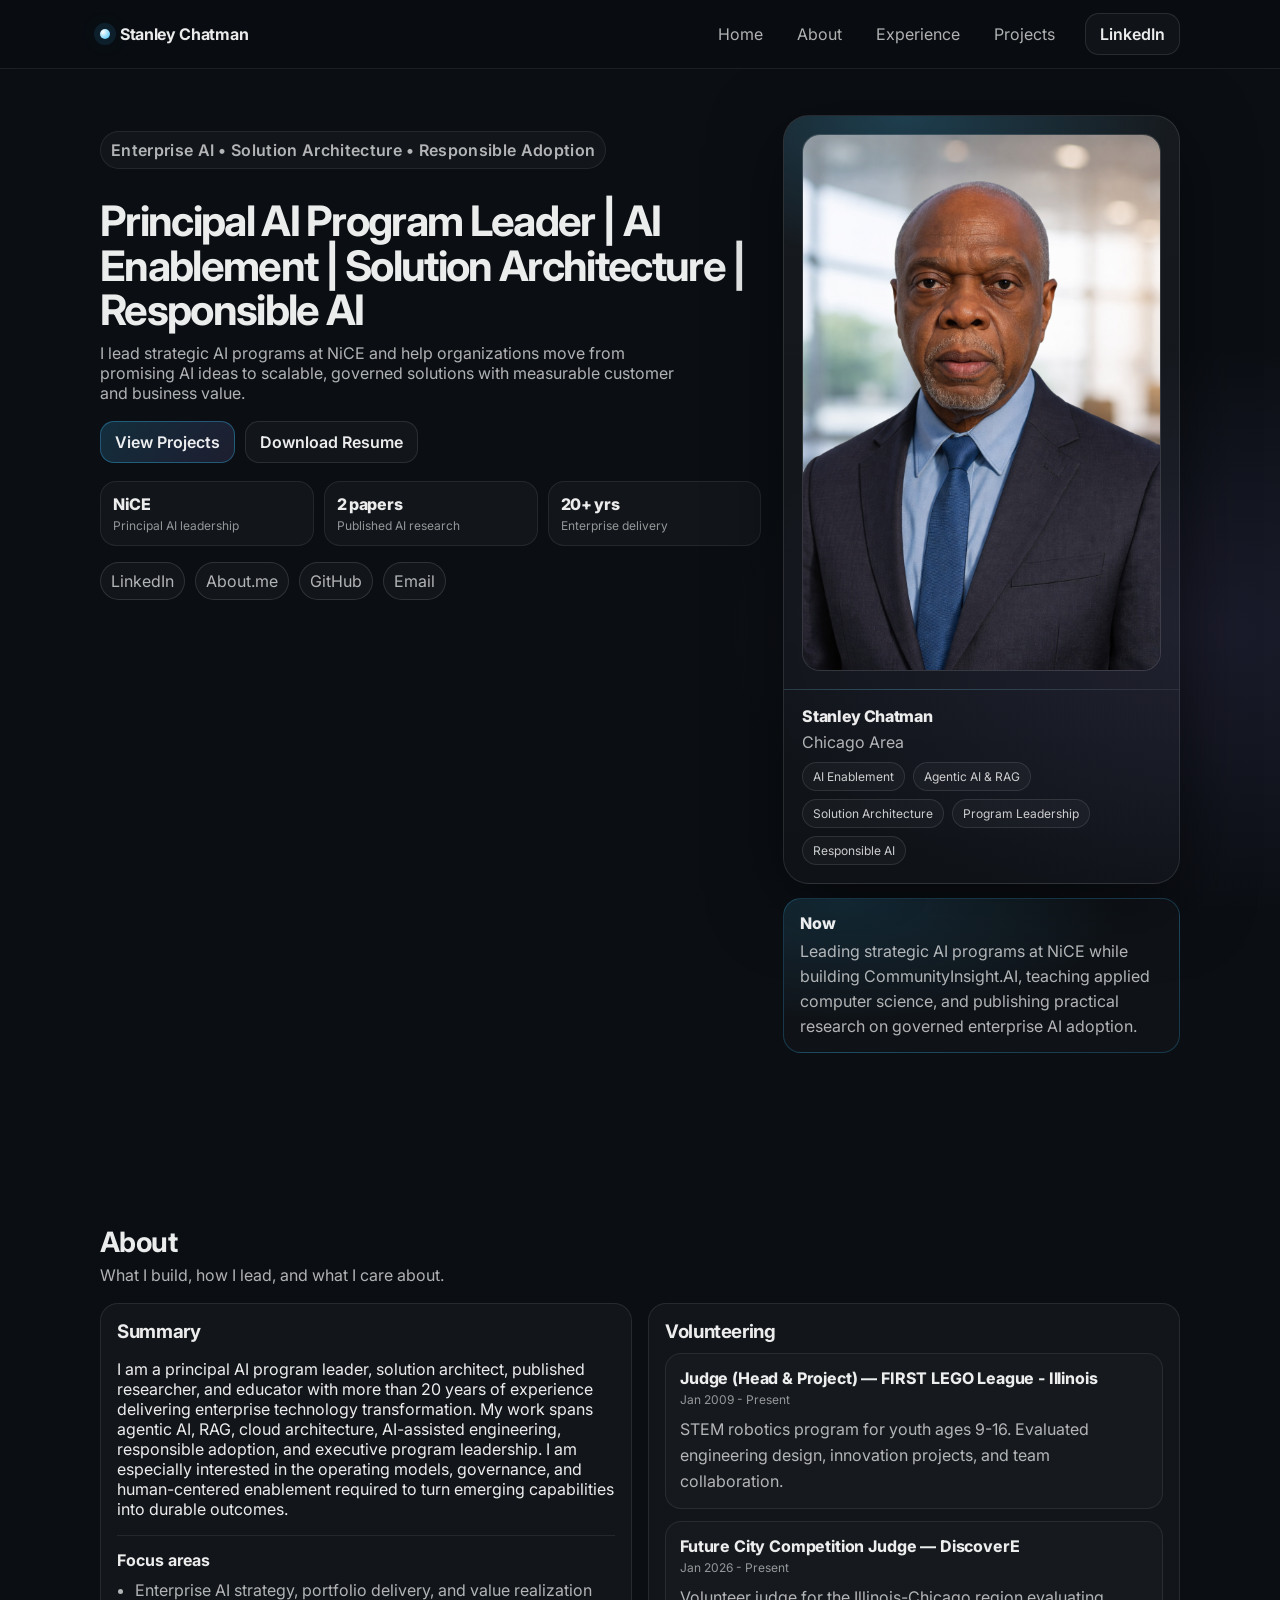
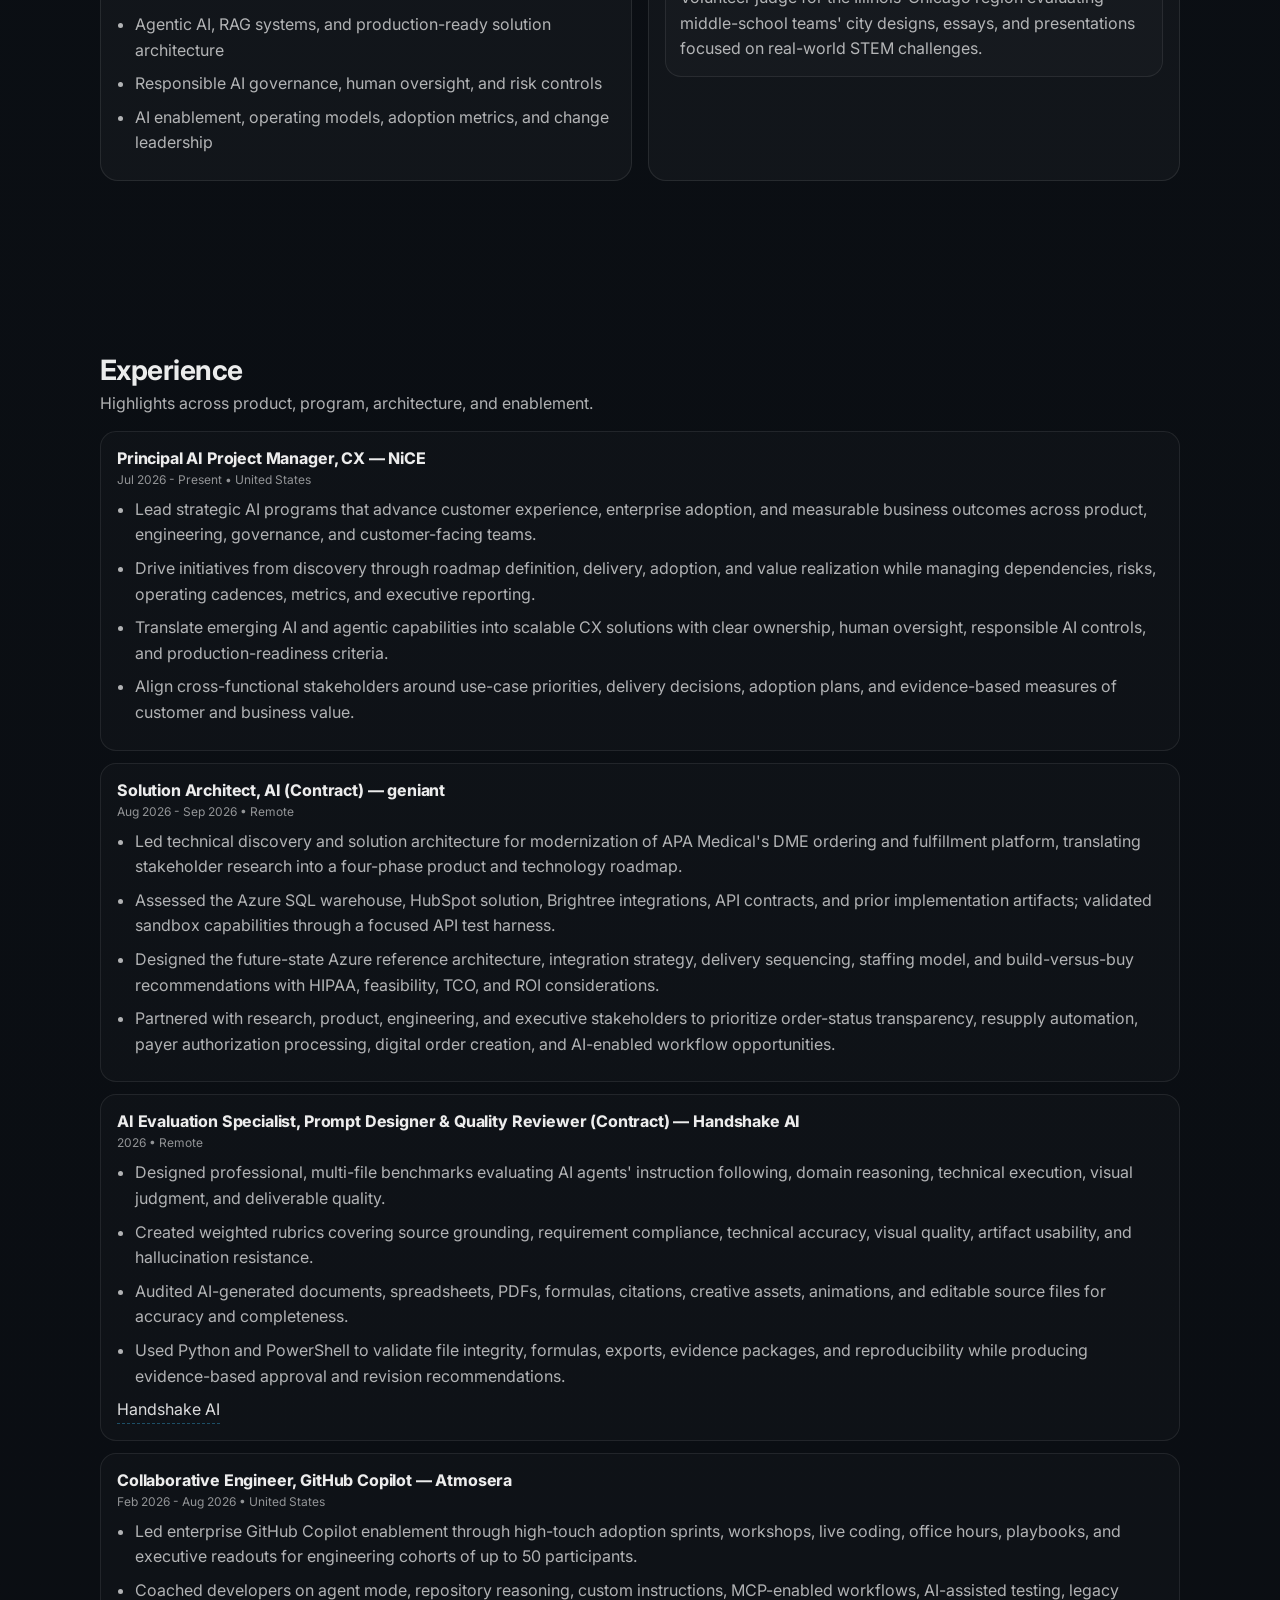
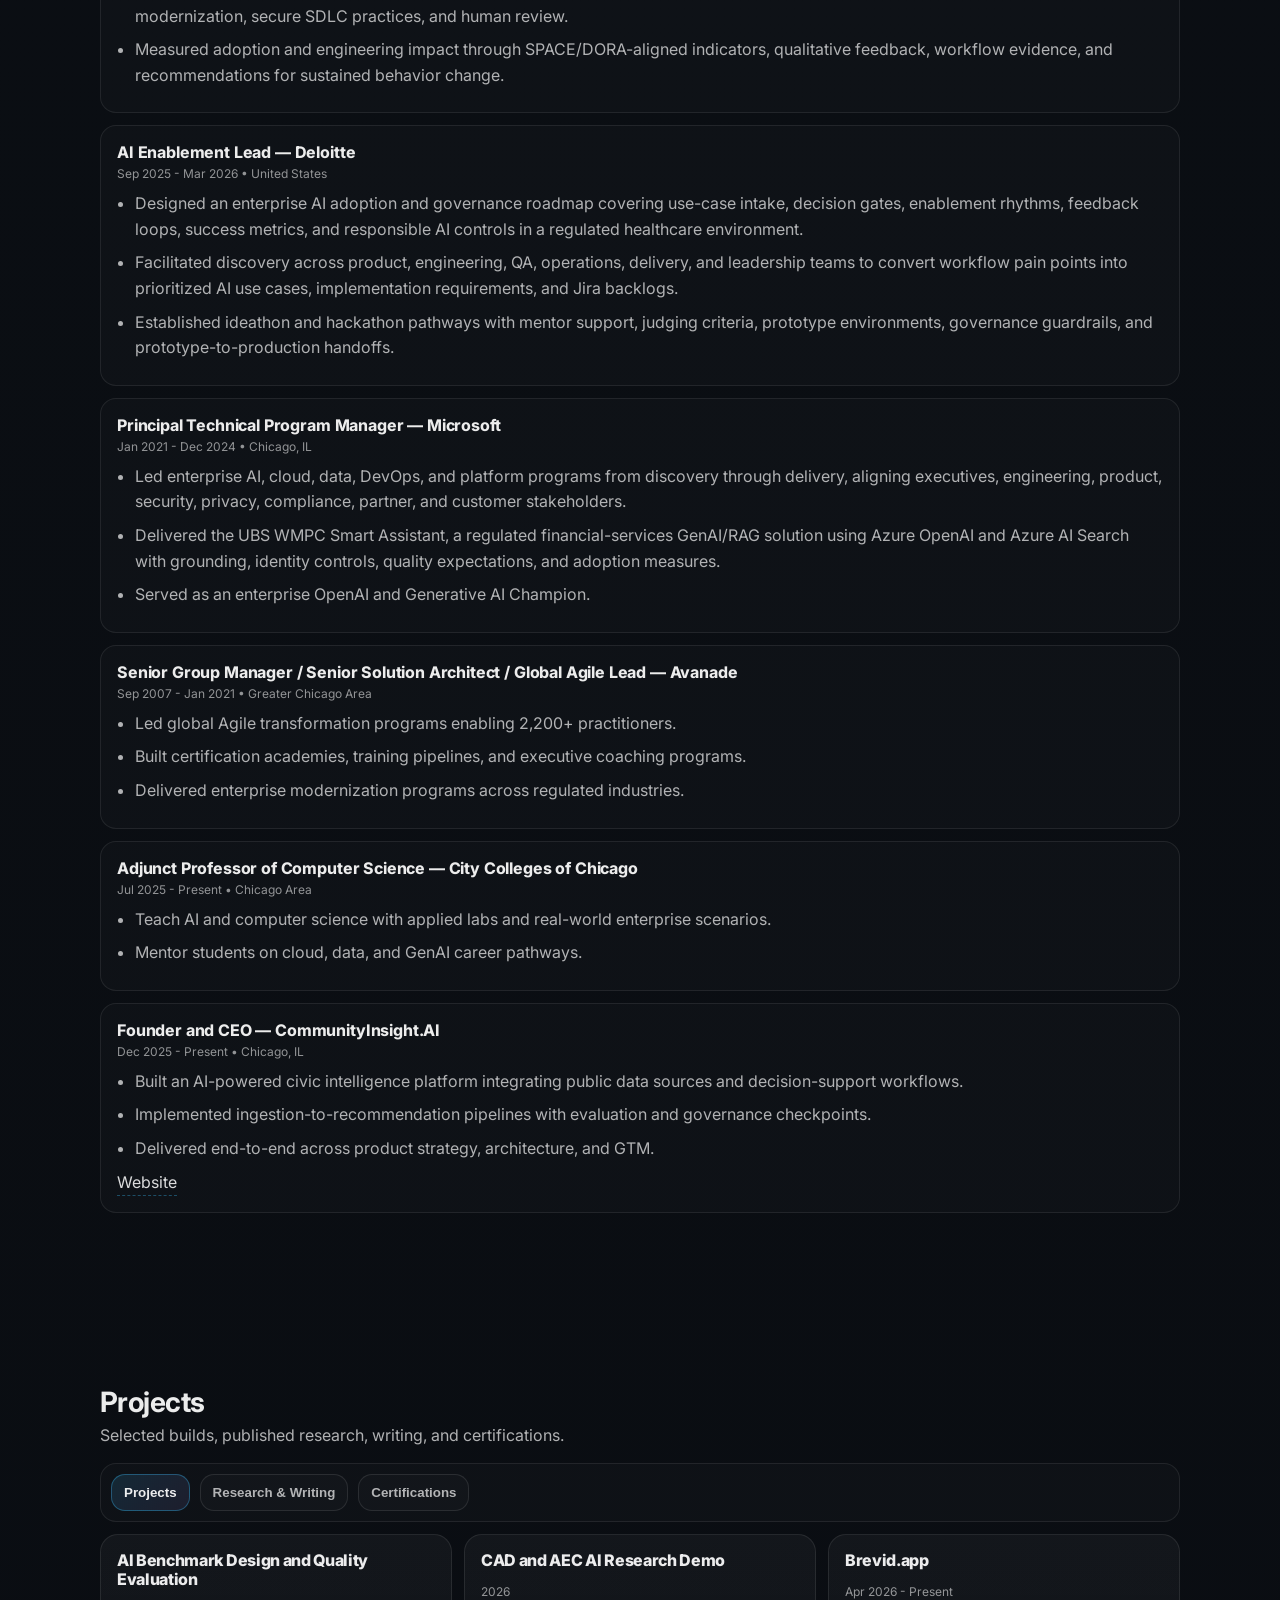
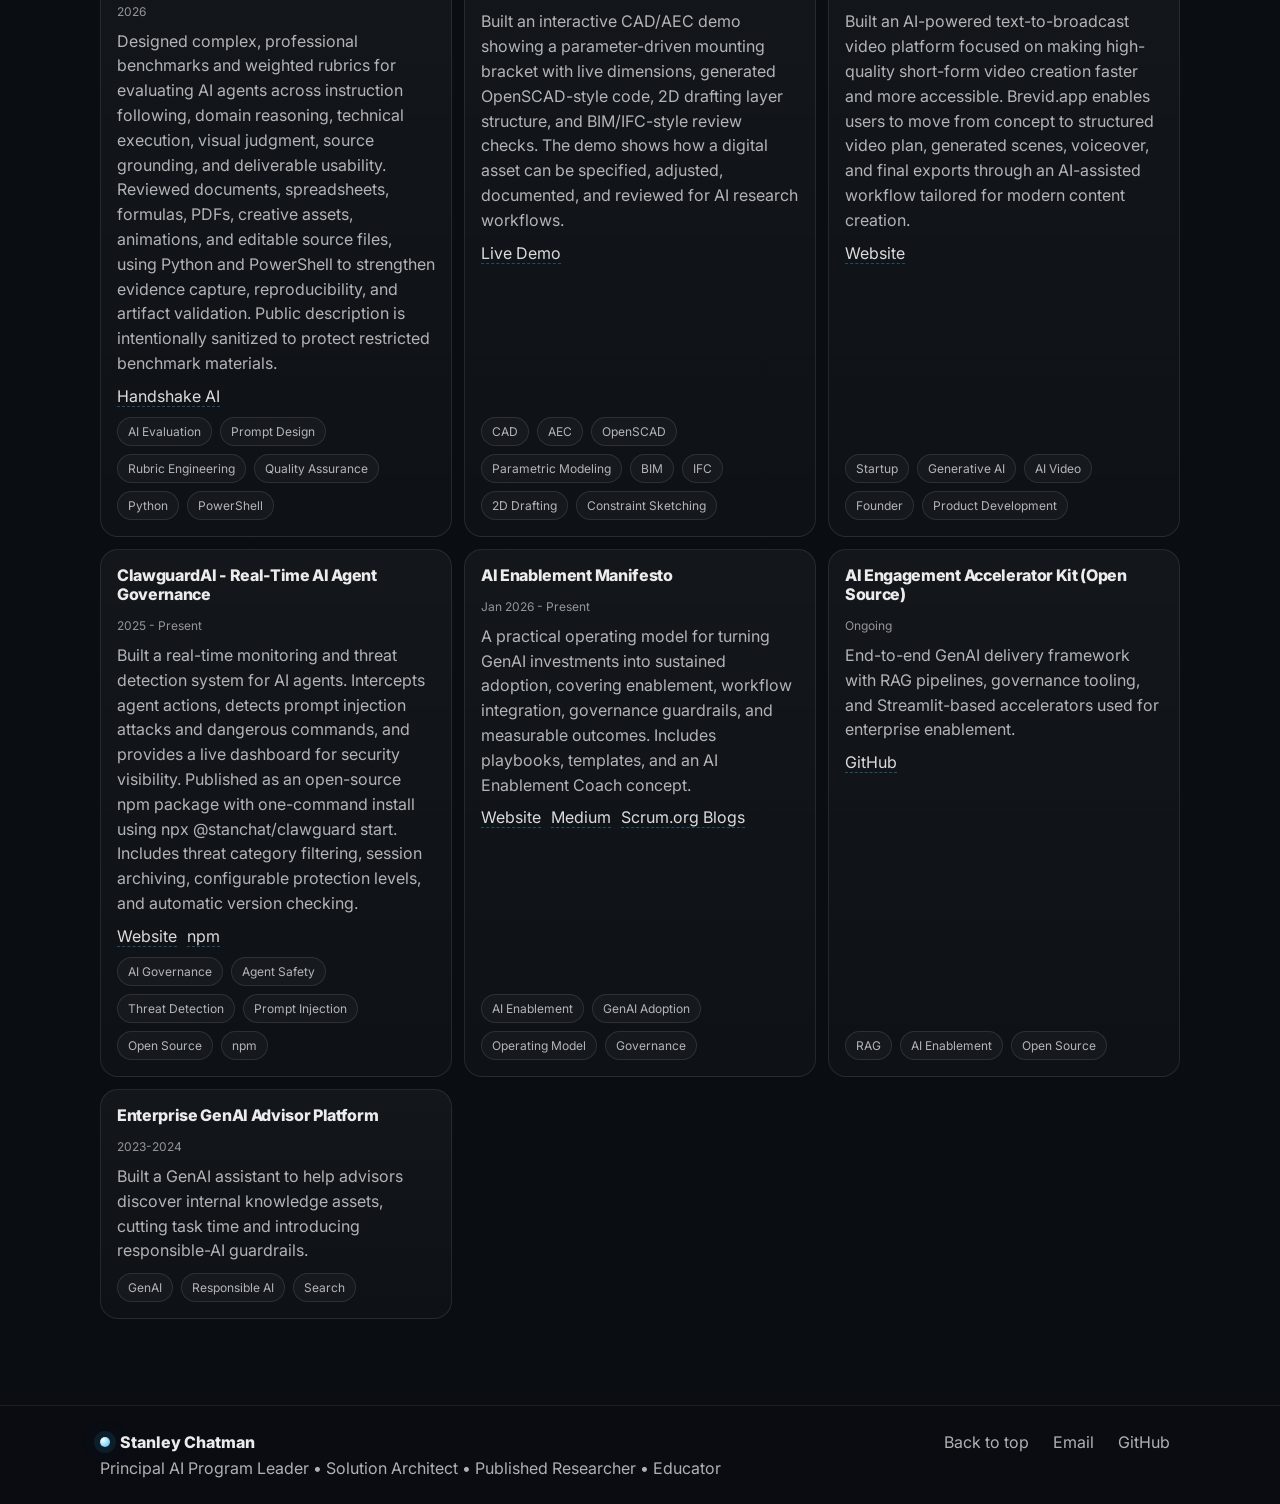
<file: index.html>
<!doctype html>
<html lang="en">
<head>
  <meta charset="utf-8" />
  <meta name="viewport" content="width=device-width,initial-scale=1" />
  <title>Stanley Chatman — Portfolio</title>
  <meta name="description" content="Stanley Chatman is a Principal AI Program Leader, Solution Architect, published researcher, and educator focused on enterprise AI, agentic systems, responsible adoption, and measurable value." />
  <link rel="preconnect" href="https://fonts.googleapis.com">
  <link rel="preconnect" href="https://fonts.gstatic.com" crossorigin>
  <link href="https://fonts.googleapis.com/css2?family=Inter:wght@400;500;600;700&display=swap" rel="stylesheet">
  <link rel="stylesheet" href="./styles.css" />
</head>
<body>
  <div class="bg-grid" aria-hidden="true"></div>

  <header class="topbar" id="top">
    <div class="container topbar__inner">
      <a class="brand" href="#top" aria-label="Go to top">
        <span class="brand__dot"></span>
        <span class="brand__text">Stanley Chatman</span>
      </a>

      <nav class="nav" aria-label="Primary">
        <button class="nav__toggle" id="navToggle" aria-expanded="false" aria-controls="navMenu">
          <span class="nav__toggleLines" aria-hidden="true"></span>
          <span class="sr-only">Toggle menu</span>
        </button>

        <ul class="nav__menu" id="navMenu">
          <li><a class="nav__link" href="#home">Home</a></li>
          <li><a class="nav__link" href="#about">About</a></li>
          <li><a class="nav__link" href="#experience">Experience</a></li>
          <li><a class="nav__link" href="#projects">Projects</a></li>
          <li class="nav__cta">
            <a class="btn btn--ghost" href="https://www.linkedin.com/in/stanchatman/" target="_blank" rel="noreferrer">LinkedIn</a>
          </li>
        </ul>
      </nav>
    </div>
  </header>

  <main>
    <!-- HERO / HOME -->
    <section class="section hero" id="home">
      <div class="container hero__grid">
        <div class="hero__left">
          <p class="kicker">Enterprise AI • Solution Architecture • Responsible Adoption</p>
          <h1 class="hero__title" id="headline"></h1>
          <p class="hero__subtitle" id="summaryBlurb"></p>

          <div class="hero__buttons">
            <a class="btn btn--primary" href="#projects">View Projects</a>
            <a class="btn btn--ghost" id="resumeLink" href="#" target="_blank" rel="noreferrer">Download Resume</a>
          </div>

          <div class="stats" id="stats"></div>

          <div class="hero__links">
            <a class="chip" id="linkLinkedIn" href="#" target="_blank" rel="noreferrer">LinkedIn</a>
            <a class="chip" id="linkAboutMe" href="#" target="_blank" rel="noreferrer">About.me</a>
            <a class="chip" id="linkGitHub" href="#" target="_blank" rel="noreferrer">GitHub</a>
            <a class="chip" id="linkEmail" href="#" rel="noreferrer">Email</a>
          </div>
        </div>

        <aside class="hero__right">
          <div class="profileCard">
            <div class="profileCard__imgWrap">
              <img id="profileImg" class="profileCard__img" src="./assets/profile-placeholder.svg" alt="Profile photo" loading="lazy" />
            </div>
            <div class="profileCard__meta">
              <div class="profileCard__name">Stanley Chatman</div>
              <div class="profileCard__loc" id="location"></div>
              <div class="profileCard__tags" id="topSkills"></div>
            </div>
          </div>

          <div class="callout">
            <div class="callout__title">Now</div>
            <div class="callout__body" id="nowLine"></div>
          </div>
        </aside>
      </div>
    </section>

    <!-- ABOUT -->
    <section class="section" id="about">
      <div class="container">
        <div class="sectionHeader">
          <h2>About</h2>
          <p>What I build, how I lead, and what I care about.</p>
        </div>

        <div class="grid2">
          <div class="card">
            <h3>Summary</h3>
            <p id="aboutSummary"></p>
            <div class="divider"></div>
            <h4>Focus areas</h4>
            <ul class="bullets" id="focusAreas"></ul>
          </div>

          <div class="card">
            <h3>Volunteering</h3>
            <div class="timeline" id="volunteering"></div>
          </div>
        </div>
      </div>
    </section>

    <!-- EXPERIENCE -->
    <section class="section" id="experience">
      <div class="container">
        <div class="sectionHeader">
          <h2>Experience</h2>
          <p>Highlights across product, program, architecture, and enablement.</p>
        </div>

        <div class="timeline timeline--wide" id="experienceTimeline"></div>
      </div>
    </section>

    <!-- PROJECTS -->
    <section class="section" id="projects">
      <div class="container">
        <div class="sectionHeader">
          <h2>Projects</h2>
          <p>Selected builds, published research, writing, and certifications.</p>
        </div>

        <div class="tabs" role="tablist" aria-label="Projects tabs">
          <button class="tab is-active" role="tab" aria-selected="true" aria-controls="panel-projects" id="tab-projects">Projects</button>
          <button class="tab" role="tab" aria-selected="false" aria-controls="panel-writing" id="tab-writing">Research & Writing</button>
          <button class="tab" role="tab" aria-selected="false" aria-controls="panel-certs" id="tab-certs">Certifications</button>
        </div>

        <div class="tabPanels">
          <section class="tabPanel is-active" role="tabpanel" id="panel-projects" aria-labelledby="tab-projects">
            <div class="cardsGrid" id="projectsGrid"></div>
          </section>

          <section class="tabPanel" role="tabpanel" id="panel-writing" aria-labelledby="tab-writing">
            <div class="card" style="margin-bottom:16px;">
              <h3>Published Research</h3>
              <div class="list" id="researchList"></div>
            </div>
            <div class="grid2">
              <div class="card">
                <h3>Selected Writing</h3>
                <div class="list" id="mediumList"></div>
              </div>
              <div class="card">
                <h3>Professional Profiles</h3>
                <div class="list" id="scrumBlogList"></div>
              </div>
            </div>

            <div class="card" style="margin-top:16px;">
              <h3>Research Indexes & Additional Writing</h3>
              <div class="list" id="otherWriting"></div>
            </div>
          </section>

          <section class="tabPanel" role="tabpanel" id="panel-certs" aria-labelledby="tab-certs">
            <div class="card">
              <h3>Licenses & Certifications</h3>
              <div class="certGrid" id="certsGrid"></div>
            </div>
          </section>
        </div>
      </div>
    </section>

    <!-- FOOTER -->
    <footer class="footer">
      <div class="container footer__inner">
        <div class="footer__left">
          <div class="footer__brand">
            <span class="brand__dot"></span>
            <span>Stanley Chatman</span>
          </div>
          <p class="muted">Principal AI Program Leader • Solution Architect • Published Researcher • Educator</p>
        </div>

        <div class="footer__right">
          <a class="mutedLink" href="#top">Back to top</a>
          <a class="mutedLink" id="footerEmail" href="#">Email</a>
          <a class="mutedLink" href="https://github.com/stanchat" target="_blank" rel="noreferrer">GitHub</a>
        </div>
      </div>
    </footer>
  </main>

  <script src="./data.js"></script>
  <script src="./script.js"></script>
</body>
</html>
</file>
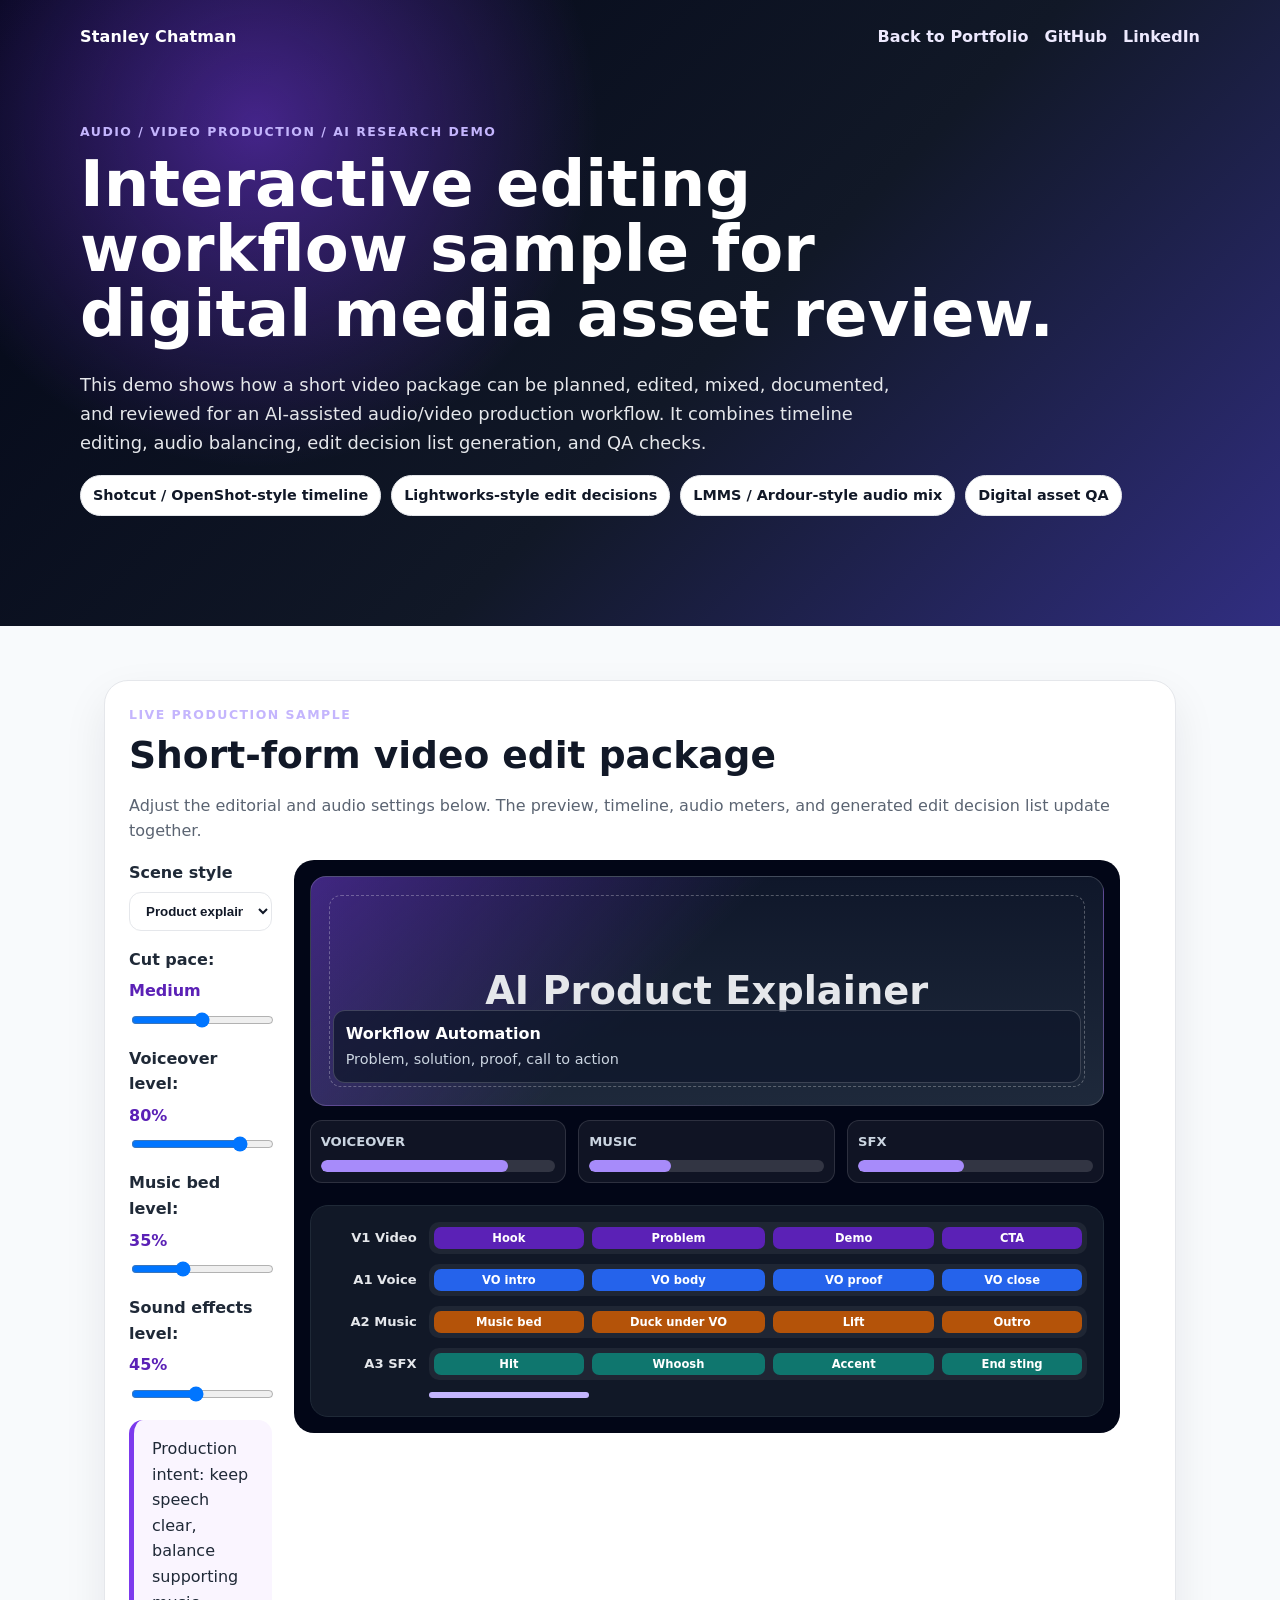
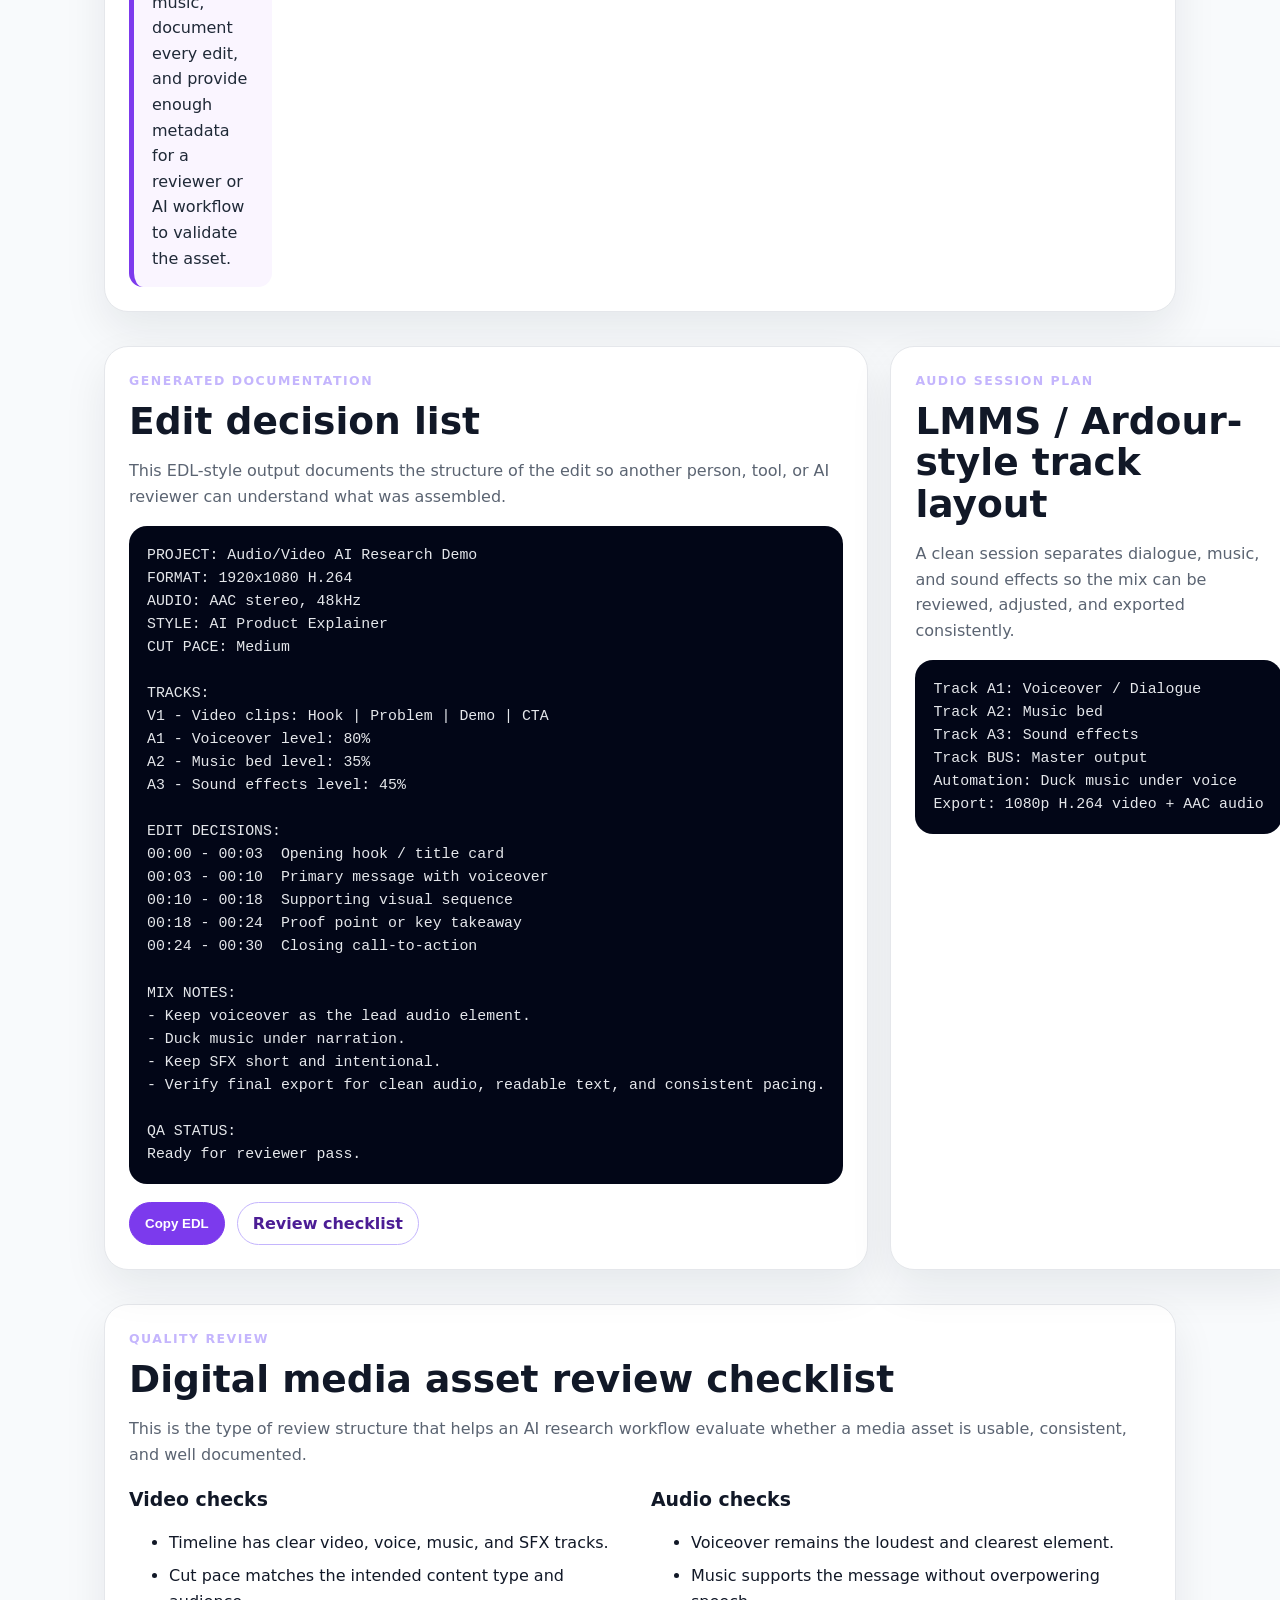
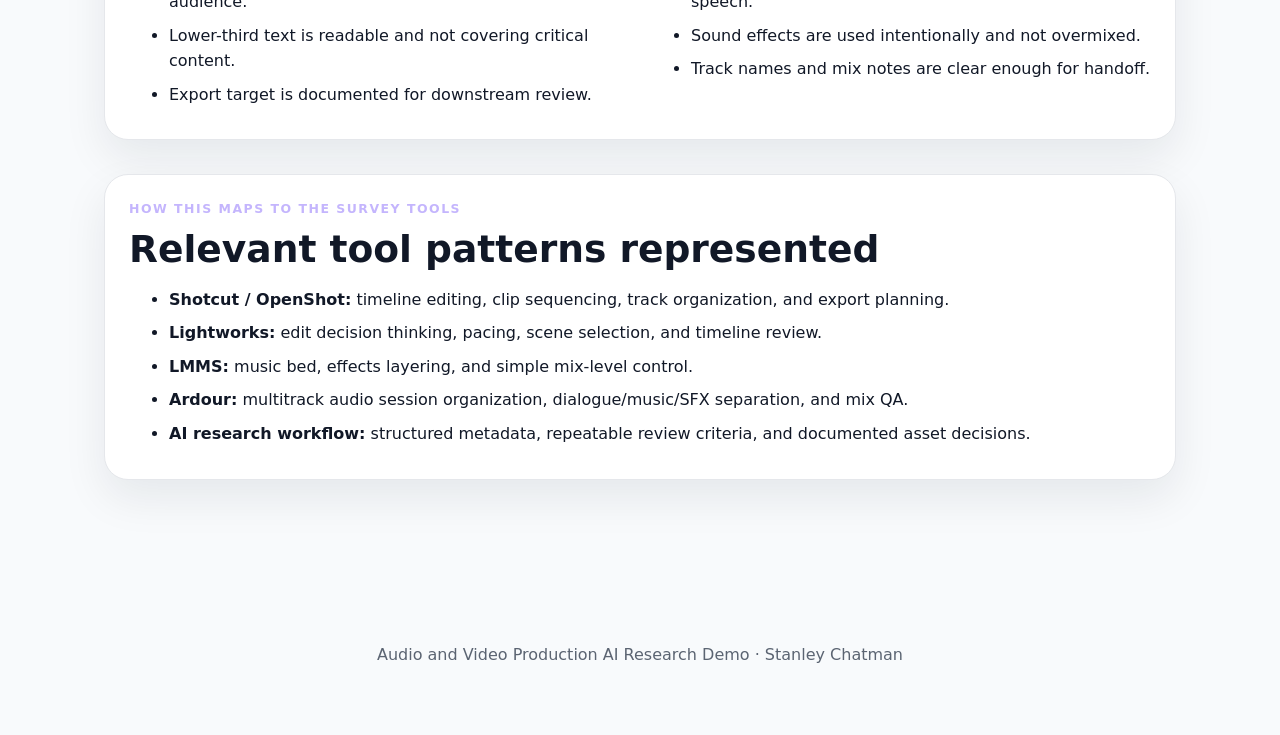
<file: audio-video-demo.html>
<!doctype html>
<html lang="en">
<head>
  <meta charset="utf-8" />
  <meta name="viewport" content="width=device-width, initial-scale=1" />
  <title>Audio and Video Production AI Research Demo | Stanley Chatman</title>
  <meta name="description" content="Interactive audio/video production demo showing timeline editing, audio mix controls, EDL generation, and AI research workflow review checks." />
  <style>
    :root {
      --bg: #0f172a;
      --card: #ffffff;
      --text: #111827;
      --muted: #5b6472;
      --line: #e5e7eb;
      --accent: #7c3aed;
      --accent-dark: #5b21b6;
      --soft: #f5f3ff;
      --code: #020617;
      --video: #111827;
      --audio: #0f766e;
      --music: #b45309;
      --voice: #2563eb;
    }

    * {
      box-sizing: border-box;
    }

    body {
      margin: 0;
      font-family: Inter, ui-sans-serif, system-ui, -apple-system, BlinkMacSystemFont, "Segoe UI", sans-serif;
      color: var(--text);
      background: #f8fafc;
      line-height: 1.6;
    }

    a {
      color: var(--accent-dark);
      font-weight: 750;
      text-decoration: none;
    }

    a:hover {
      text-decoration: underline;
    }

    header {
      color: white;
      background:
        radial-gradient(circle at 20% 20%, rgba(124, 58, 237, 0.52), transparent 30%),
        linear-gradient(135deg, #020617 0%, #111827 56%, #312e81 100%);
      padding: 24px;
    }

    nav {
      max-width: 1120px;
      margin: 0 auto;
      display: flex;
      align-items: center;
      justify-content: space-between;
      gap: 16px;
      flex-wrap: wrap;
    }

    .brand {
      font-weight: 850;
      letter-spacing: 0.01em;
    }

    .nav-links {
      display: flex;
      gap: 16px;
      flex-wrap: wrap;
    }

    .nav-links a,
    .nav-links a:link,
    .nav-links a:visited {
      color: #ede9fe;
    }

    .hero {
      max-width: 1120px;
      margin: 0 auto;
      padding: 72px 0 86px;
    }

    .eyebrow {
      color: #c4b5fd;
      font-size: 0.78rem;
      font-weight: 850;
      letter-spacing: 0.12em;
      text-transform: uppercase;
      margin: 0 0 10px;
    }

    h1 {
      max-width: 980px;
      font-size: clamp(2.2rem, 5vw, 4.7rem);
      line-height: 1.02;
      margin: 0;
    }

    .hero p.summary {
      max-width: 820px;
      color: #e5e7eb;
      font-size: 1.12rem;
      margin: 24px 0 0;
    }

    main {
      max-width: 1120px;
      margin: 0 auto;
      padding: 54px 24px 90px;
    }

    section {
      margin: 0 0 34px;
    }

    .card {
      background: var(--card);
      border: 1px solid var(--line);
      border-radius: 24px;
      padding: 24px;
      box-shadow: 0 18px 44px rgba(15, 23, 42, 0.08);
    }

    .grid {
      display: grid;
      grid-template-columns: 0.82fr 1.18fr;
      gap: 22px;
      align-items: start;
    }

    .two-col {
      display: grid;
      grid-template-columns: 1fr 1fr;
      gap: 22px;
    }

    h2 {
      margin: 0 0 12px;
      font-size: clamp(1.6rem, 3vw, 2.35rem);
      line-height: 1.1;
    }

    h3 {
      margin: 0 0 10px;
      font-size: 1.18rem;
    }

    p {
      color: var(--muted);
    }

    .tag-row {
      display: flex;
      flex-wrap: wrap;
      gap: 10px;
      margin-top: 18px;
    }

    .tag {
      border: 1px solid var(--line);
      background: white;
      color: #111827;
      border-radius: 999px;
      padding: 8px 12px;
      font-size: 0.9rem;
      font-weight: 750;
    }

    .controls {
      display: grid;
      gap: 16px;
    }

    label {
      display: grid;
      gap: 6px;
      font-weight: 750;
      color: #1f2937;
    }

    input[type="range"],
    select {
      width: 100%;
    }

    select {
      padding: 10px 12px;
      border: 1px solid var(--line);
      border-radius: 12px;
      background: #ffffff;
      color: #111827;
      font-weight: 700;
    }

    .value {
      color: var(--accent-dark);
      font-weight: 850;
    }

    .preview {
      background: #020617;
      border-radius: 20px;
      padding: 16px;
      color: #e5e7eb;
      min-height: 360px;
    }

    .video-frame {
      position: relative;
      height: 230px;
      border-radius: 16px;
      overflow: hidden;
      background:
        linear-gradient(135deg, rgba(124, 58, 237, 0.45), transparent 45%),
        linear-gradient(180deg, #0f172a 0%, #1e293b 100%);
      border: 1px solid rgba(255,255,255,0.16);
      display: grid;
      place-items: center;
      text-align: center;
      padding: 18px;
    }

    .video-frame::before {
      content: "";
      position: absolute;
      inset: 18px;
      border: 1px dashed rgba(255,255,255,0.28);
      border-radius: 12px;
      pointer-events: none;
    }

    .scene-title {
      font-size: clamp(1.5rem, 3vw, 2.7rem);
      line-height: 1.05;
      font-weight: 900;
      max-width: 620px;
      z-index: 1;
    }

    .lower-third {
      position: absolute;
      left: 22px;
      bottom: 22px;
      right: 22px;
      background: rgba(15, 23, 42, 0.72);
      border: 1px solid rgba(255,255,255,0.18);
      border-radius: 12px;
      padding: 10px 12px;
      text-align: left;
      z-index: 2;
    }

    .lower-third strong {
      display: block;
      color: #ffffff;
    }

    .lower-third span {
      color: #cbd5e1;
      font-size: 0.9rem;
    }

    .meters {
      display: grid;
      grid-template-columns: repeat(3, 1fr);
      gap: 12px;
      margin-top: 14px;
    }

    .meter {
      background: rgba(255,255,255,0.06);
      border: 1px solid rgba(255,255,255,0.12);
      border-radius: 12px;
      padding: 10px;
    }

    .meter-name {
      color: #cbd5e1;
      font-size: 0.82rem;
      font-weight: 800;
      margin-bottom: 8px;
    }

    .bar {
      height: 12px;
      border-radius: 999px;
      background: rgba(255,255,255,0.14);
      overflow: hidden;
    }

    .bar-fill {
      height: 100%;
      width: 50%;
      border-radius: 999px;
      background: #a78bfa;
    }

    .timeline {
      margin-top: 22px;
      background: #111827;
      border-radius: 18px;
      padding: 16px;
      border: 1px solid #1f2937;
      overflow-x: auto;
    }

    .track {
      display: grid;
      grid-template-columns: 90px 1fr;
      gap: 12px;
      align-items: center;
      margin-bottom: 10px;
      min-width: 760px;
    }

    .track:last-child {
      margin-bottom: 0;
    }

    .track-label {
      color: #e5e7eb;
      font-size: 0.82rem;
      font-weight: 850;
      text-align: right;
    }

    .track-lane {
      display: flex;
      gap: 8px;
      align-items: center;
      height: 32px;
      background: rgba(255,255,255,0.06);
      border-radius: 10px;
      padding: 5px;
    }

    .clip {
      height: 22px;
      border-radius: 7px;
      color: white;
      display: grid;
      place-items: center;
      font-size: 0.72rem;
      font-weight: 850;
      white-space: nowrap;
      padding: 0 8px;
      overflow: hidden;
    }

    .clip.video { background: var(--accent-dark); }
    .clip.voice { background: var(--voice); }
    .clip.music { background: var(--music); }
    .clip.fx { background: var(--audio); }

    .playhead {
      height: 6px;
      border-radius: 999px;
      background: #c4b5fd;
      margin: 12px 0 2px 102px;
      width: 120px;
      transition: width 0.2s ease;
    }

    pre {
      margin: 0;
      background: var(--code);
      color: #e5e7eb;
      border-radius: 18px;
      padding: 18px;
      overflow-x: auto;
      font-size: 0.93rem;
      line-height: 1.55;
    }

    code {
      font-family: "Cascadia Code", "SFMono-Regular", Consolas, monospace;
    }

    .button-row {
      display: flex;
      flex-wrap: wrap;
      gap: 12px;
      margin-top: 18px;
    }

    button,
    .button,
    a.button,
    a.button:link,
    a.button:visited {
      appearance: none;
      border: 1px solid var(--accent);
      background: var(--accent);
      color: #ffffff;
      border-radius: 999px;
      padding: 11px 15px;
      font-weight: 800;
      cursor: pointer;
      display: inline-block;
      text-decoration: none;
      line-height: 1.2;
    }

    button:hover,
    .button:hover,
    a.button:hover {
      filter: brightness(0.96);
      text-decoration: none;
    }

    .button.secondary,
    a.button.secondary,
    a.button.secondary:link,
    a.button.secondary:visited {
      background: #ffffff;
      color: #4c1d95;
      border: 1px solid #c4b5fd;
      text-decoration: none;
    }

    .button.secondary:hover,
    a.button.secondary:hover {
      background: #ede9fe;
      color: #111827;
      text-decoration: none;
    }

    .note {
      border-left: 5px solid var(--accent);
      background: #faf5ff;
      padding: 16px 18px;
      border-radius: 14px;
      color: #1f2937;
    }

    ul {
      margin-bottom: 0;
    }

    li {
      margin-bottom: 8px;
    }

    footer {
      text-align: center;
      color: #64748b;
      padding: 22px 24px 52px;
    }

    @media (max-width: 900px) {
      .grid,
      .two-col {
        grid-template-columns: 1fr;
      }

      .hero {
        padding: 52px 0 66px;
      }

      .meters {
        grid-template-columns: 1fr;
      }
    }
  </style>
</head>
<body>
  <header>
    <nav>
      <div class="brand">Stanley Chatman</div>
      <div class="nav-links">
        <a href="./">Back to Portfolio</a>
        <a href="https://github.com/stanchat">GitHub</a>
        <a href="https://www.linkedin.com/in/stanchatman/">LinkedIn</a>
      </div>
    </nav>

    <div class="hero">
      <p class="eyebrow">Audio / Video Production / AI Research Demo</p>
      <h1>Interactive editing workflow sample for digital media asset review.</h1>
      <p class="summary">
        This demo shows how a short video package can be planned, edited, mixed, documented,
        and reviewed for an AI-assisted audio/video production workflow. It combines timeline editing,
        audio balancing, edit decision list generation, and QA checks.
      </p>
      <div class="tag-row">
        <span class="tag">Shotcut / OpenShot-style timeline</span>
        <span class="tag">Lightworks-style edit decisions</span>
        <span class="tag">LMMS / Ardour-style audio mix</span>
        <span class="tag">Digital asset QA</span>
      </div>
    </div>
  </header>

  <main>
    <section class="card">
      <p class="eyebrow">Live production sample</p>
      <h2>Short-form video edit package</h2>
      <p>
        Adjust the editorial and audio settings below. The preview, timeline, audio meters,
        and generated edit decision list update together.
      </p>

      <div class="grid">
        <div class="controls">
          <label>
            Scene style
            <select id="sceneStyle">
              <option value="product">Product explainer</option>
              <option value="training">Training clip</option>
              <option value="social">Social media teaser</option>
              <option value="interview">Interview highlight</option>
            </select>
          </label>

          <label>
            Cut pace: <span class="value"><span id="paceValue">Medium</span></span>
            <input id="pace" type="range" min="1" max="3" value="2" step="1" />
          </label>

          <label>
            Voiceover level: <span class="value"><span id="voiceValue">80</span>%</span>
            <input id="voice" type="range" min="0" max="100" value="80" step="5" />
          </label>

          <label>
            Music bed level: <span class="value"><span id="musicValue">35</span>%</span>
            <input id="music" type="range" min="0" max="100" value="35" step="5" />
          </label>

          <label>
            Sound effects level: <span class="value"><span id="fxValue">45</span>%</span>
            <input id="fx" type="range" min="0" max="100" value="45" step="5" />
          </label>

          <div class="note">
            Production intent: keep speech clear, balance supporting music, document every edit,
            and provide enough metadata for a reviewer or AI workflow to validate the asset.
          </div>
        </div>

        <div class="preview">
          <div class="video-frame">
            <div class="scene-title" id="sceneTitle">AI Workflow Demo</div>
            <div class="lower-third">
              <strong id="lowerTitle">Digital Asset Review</strong>
              <span id="lowerSubtitle">Clean edit, balanced mix, documented output</span>
            </div>
          </div>

          <div class="meters">
            <div class="meter">
              <div class="meter-name">VOICEOVER</div>
              <div class="bar"><div class="bar-fill" id="voiceMeter"></div></div>
            </div>
            <div class="meter">
              <div class="meter-name">MUSIC</div>
              <div class="bar"><div class="bar-fill" id="musicMeter"></div></div>
            </div>
            <div class="meter">
              <div class="meter-name">SFX</div>
              <div class="bar"><div class="bar-fill" id="fxMeter"></div></div>
            </div>
          </div>

          <div class="timeline">
            <div class="track">
              <div class="track-label">V1 Video</div>
              <div class="track-lane" id="videoTrack"></div>
            </div>
            <div class="track">
              <div class="track-label">A1 Voice</div>
              <div class="track-lane" id="voiceTrack"></div>
            </div>
            <div class="track">
              <div class="track-label">A2 Music</div>
              <div class="track-lane" id="musicTrack"></div>
            </div>
            <div class="track">
              <div class="track-label">A3 SFX</div>
              <div class="track-lane" id="fxTrack"></div>
            </div>
            <div class="playhead" id="playhead"></div>
          </div>
        </div>
      </div>
    </section>

    <section class="two-col">
      <div class="card">
        <p class="eyebrow">Generated documentation</p>
        <h2>Edit decision list</h2>
        <p>
          This EDL-style output documents the structure of the edit so another person,
          tool, or AI reviewer can understand what was assembled.
        </p>
        <pre><code id="edlCode"></code></pre>
        <div class="button-row">
          <button id="copyEdl" type="button">Copy EDL</button>
          <a class="button secondary" href="#review">Review checklist</a>
        </div>
      </div>

      <div class="card">
        <p class="eyebrow">Audio session plan</p>
        <h2>LMMS / Ardour-style track layout</h2>
        <p>
          A clean session separates dialogue, music, and sound effects so the mix can be
          reviewed, adjusted, and exported consistently.
        </p>
        <pre><code>Track A1: Voiceover / Dialogue
Track A2: Music bed
Track A3: Sound effects
Track BUS: Master output
Automation: Duck music under voice
Export: 1080p H.264 video + AAC audio</code></pre>
      </div>
    </section>

    <section id="review" class="card">
      <p class="eyebrow">Quality review</p>
      <h2>Digital media asset review checklist</h2>
      <p>
        This is the type of review structure that helps an AI research workflow evaluate
        whether a media asset is usable, consistent, and well documented.
      </p>

      <div class="two-col">
        <div>
          <h3>Video checks</h3>
          <ul>
            <li>Timeline has clear video, voice, music, and SFX tracks.</li>
            <li>Cut pace matches the intended content type and audience.</li>
            <li>Lower-third text is readable and not covering critical content.</li>
            <li>Export target is documented for downstream review.</li>
          </ul>
        </div>

        <div>
          <h3>Audio checks</h3>
          <ul>
            <li>Voiceover remains the loudest and clearest element.</li>
            <li>Music supports the message without overpowering speech.</li>
            <li>Sound effects are used intentionally and not overmixed.</li>
            <li>Track names and mix notes are clear enough for handoff.</li>
          </ul>
        </div>
      </div>
    </section>

    <section class="card">
      <p class="eyebrow">How this maps to the survey tools</p>
      <h2>Relevant tool patterns represented</h2>
      <ul>
        <li><strong>Shotcut / OpenShot:</strong> timeline editing, clip sequencing, track organization, and export planning.</li>
        <li><strong>Lightworks:</strong> edit decision thinking, pacing, scene selection, and timeline review.</li>
        <li><strong>LMMS:</strong> music bed, effects layering, and simple mix-level control.</li>
        <li><strong>Ardour:</strong> multitrack audio session organization, dialogue/music/SFX separation, and mix QA.</li>
        <li><strong>AI research workflow:</strong> structured metadata, repeatable review criteria, and documented asset decisions.</li>
      </ul>
    </section>
  </main>

  <footer>
    <p>Audio and Video Production AI Research Demo · Stanley Chatman</p>
  </footer>

  <script>
    const sceneStyle = document.getElementById("sceneStyle");
    const pace = document.getElementById("pace");
    const voice = document.getElementById("voice");
    const music = document.getElementById("music");
    const fx = document.getElementById("fx");

    const paceValue = document.getElementById("paceValue");
    const voiceValue = document.getElementById("voiceValue");
    const musicValue = document.getElementById("musicValue");
    const fxValue = document.getElementById("fxValue");

    const sceneTitle = document.getElementById("sceneTitle");
    const lowerTitle = document.getElementById("lowerTitle");
    const lowerSubtitle = document.getElementById("lowerSubtitle");

    const voiceMeter = document.getElementById("voiceMeter");
    const musicMeter = document.getElementById("musicMeter");
    const fxMeter = document.getElementById("fxMeter");

    const videoTrack = document.getElementById("videoTrack");
    const voiceTrack = document.getElementById("voiceTrack");
    const musicTrack = document.getElementById("musicTrack");
    const fxTrack = document.getElementById("fxTrack");
    const playhead = document.getElementById("playhead");

    const edlCode = document.getElementById("edlCode");

    const sceneMap = {
      product: {
        title: "AI Product Explainer",
        lower: "Workflow Automation",
        subtitle: "Problem, solution, proof, call to action",
        clips: ["Hook", "Problem", "Demo", "CTA"]
      },
      training: {
        title: "Training Clip",
        lower: "Step-by-Step Enablement",
        subtitle: "Clear narration, screen focus, recap",
        clips: ["Intro", "Step 1", "Step 2", "Recap"]
      },
      social: {
        title: "Social Teaser",
        lower: "Fast Short-Form Cut",
        subtitle: "Hook, motion, captions, payoff",
        clips: ["Cold open", "Beat 1", "Beat 2", "Payoff"]
      },
      interview: {
        title: "Interview Highlight",
        lower: "Speaker Moment",
        subtitle: "Select, trim, caption, polish",
        clips: ["Question", "Answer", "Cutaway", "Insight"]
      }
    };

    function paceName(value) {
      if (Number(value) === 1) return "Slow";
      if (Number(value) === 2) return "Medium";
      return "Fast";
    }

    function makeClip(label, className, flex) {
      const div = document.createElement("div");
      div.className = "clip " + className;
      div.textContent = label;
      div.style.flex = String(flex);
      return div;
    }

    function renderTrack(track, clips, className, paceLevel) {
      track.innerHTML = "";
      const flexMap = paceLevel === 1 ? [1.6, 1.6, 1.7, 1.3] : paceLevel === 2 ? [1.2, 1.4, 1.3, 1.1] : [1, 1, 1, 0.9];
      clips.forEach((clip, index) => {
        track.appendChild(makeClip(clip, className, flexMap[index] || 1));
      });
    }

    function render() {
      const style = sceneMap[sceneStyle.value];
      const paceLevel = Number(pace.value);
      const paceLabel = paceName(paceLevel);
      const voiceLevel = Number(voice.value);
      const musicLevel = Number(music.value);
      const fxLevel = Number(fx.value);

      paceValue.textContent = paceLabel;
      voiceValue.textContent = voiceLevel;
      musicValue.textContent = musicLevel;
      fxValue.textContent = fxLevel;

      sceneTitle.textContent = style.title;
      lowerTitle.textContent = style.lower;
      lowerSubtitle.textContent = style.subtitle;

      voiceMeter.style.width = voiceLevel + "%";
      musicMeter.style.width = musicLevel + "%";
      fxMeter.style.width = fxLevel + "%";

      renderTrack(videoTrack, style.clips, "video", paceLevel);
      renderTrack(voiceTrack, ["VO intro", "VO body", "VO proof", "VO close"], "voice", paceLevel);
      renderTrack(musicTrack, ["Music bed", "Duck under VO", "Lift", "Outro"], "music", paceLevel);
      renderTrack(fxTrack, ["Hit", "Whoosh", "Accent", "End sting"], "fx", paceLevel);

      playhead.style.width = paceLevel === 1 ? "90px" : paceLevel === 2 ? "160px" : "240px";

      edlCode.textContent = `PROJECT: Audio/Video AI Research Demo
FORMAT: 1920x1080 H.264
AUDIO: AAC stereo, 48kHz
STYLE: ${style.title}
CUT PACE: ${paceLabel}

TRACKS:
V1 - Video clips: ${style.clips.join(" | ")}
A1 - Voiceover level: ${voiceLevel}%
A2 - Music bed level: ${musicLevel}%
A3 - Sound effects level: ${fxLevel}%

EDIT DECISIONS:
00:00 - 00:03  Opening hook / title card
00:03 - 00:10  Primary message with voiceover
00:10 - 00:18  Supporting visual sequence
00:18 - 00:24  Proof point or key takeaway
00:24 - 00:30  Closing call-to-action

MIX NOTES:
- Keep voiceover as the lead audio element.
- Duck music under narration.
- Keep SFX short and intentional.
- Verify final export for clean audio, readable text, and consistent pacing.

QA STATUS:
Ready for reviewer pass.`;
    }

    [sceneStyle, pace, voice, music, fx].forEach((control) => {
      control.addEventListener("input", render);
      control.addEventListener("change", render);
    });

    document.getElementById("copyEdl").addEventListener("click", async () => {
      try {
        await navigator.clipboard.writeText(edlCode.textContent);
        document.getElementById("copyEdl").textContent = "Copied";
        setTimeout(() => {
          document.getElementById("copyEdl").textContent = "Copy EDL";
        }, 1400);
      } catch (error) {
        alert("Copy failed. You can still select the code manually.");
      }
    });

    render();
  </script>
</body>
</html>
</file>
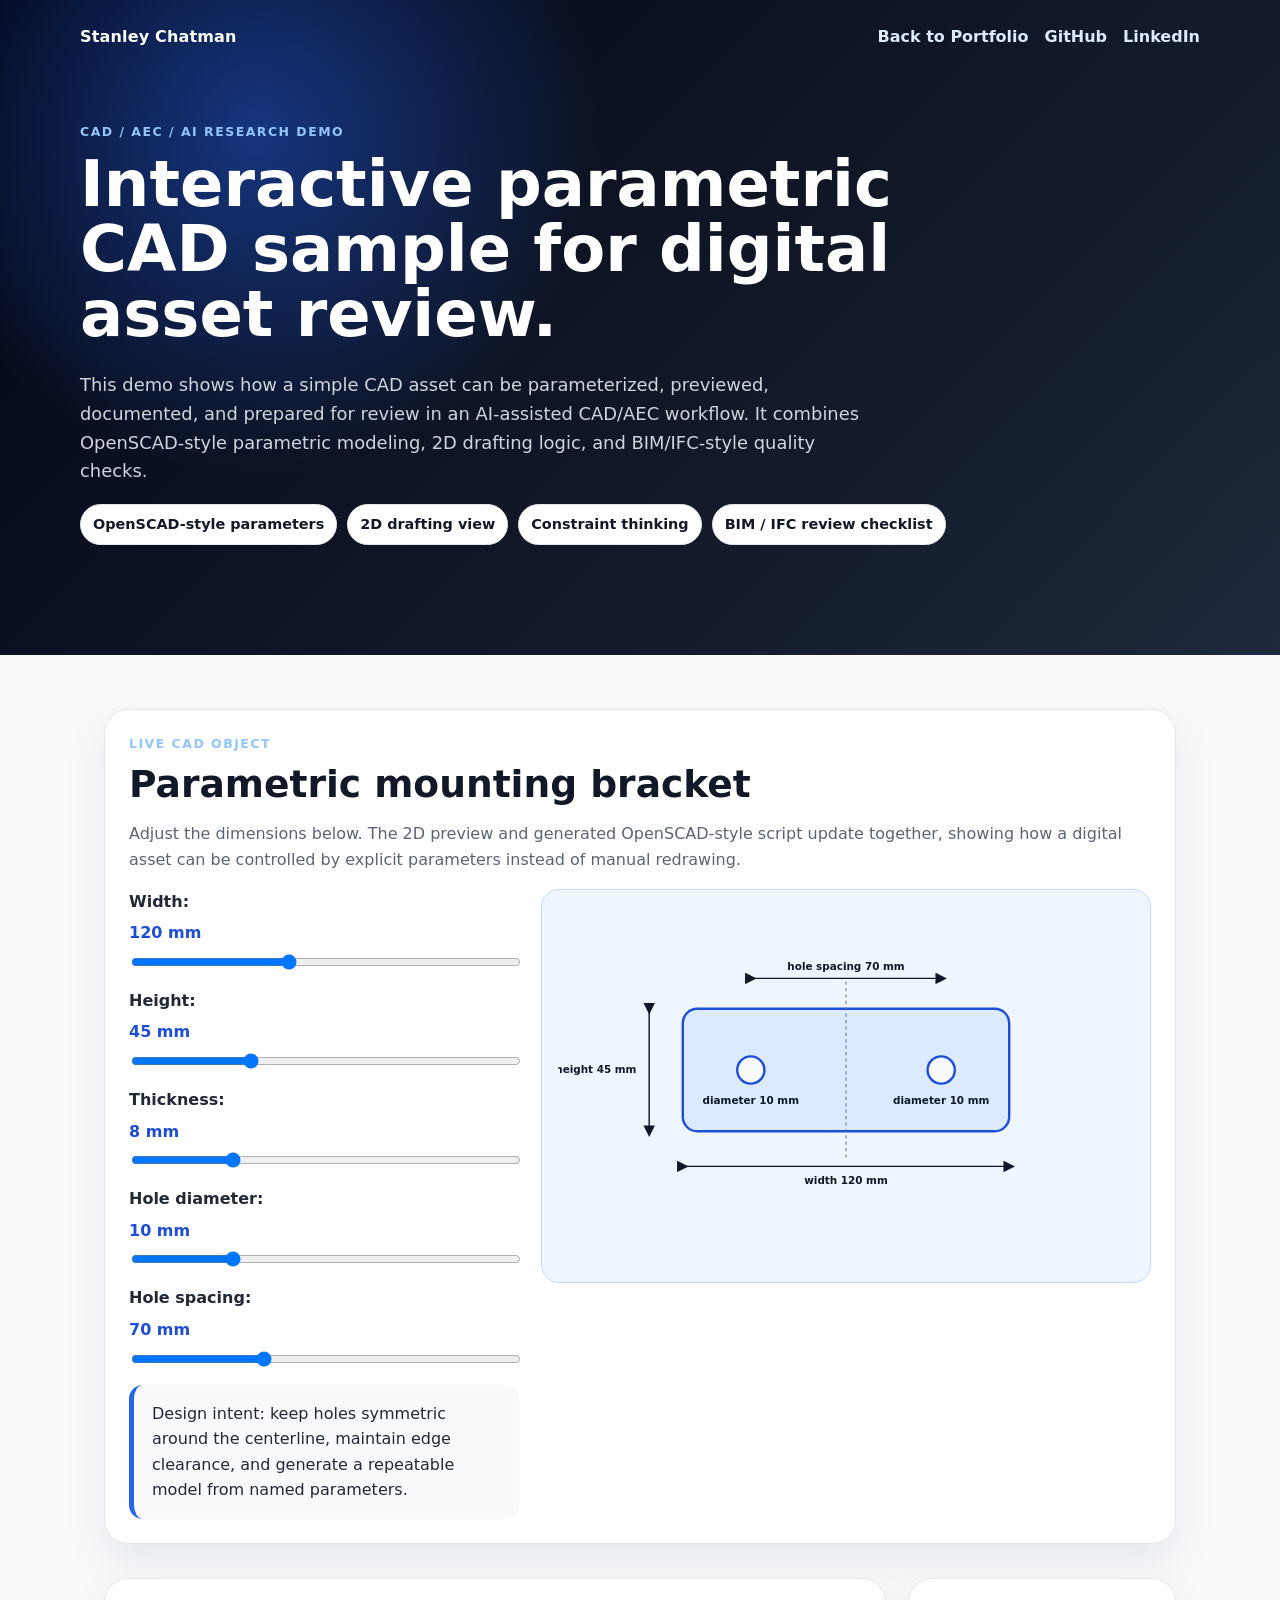
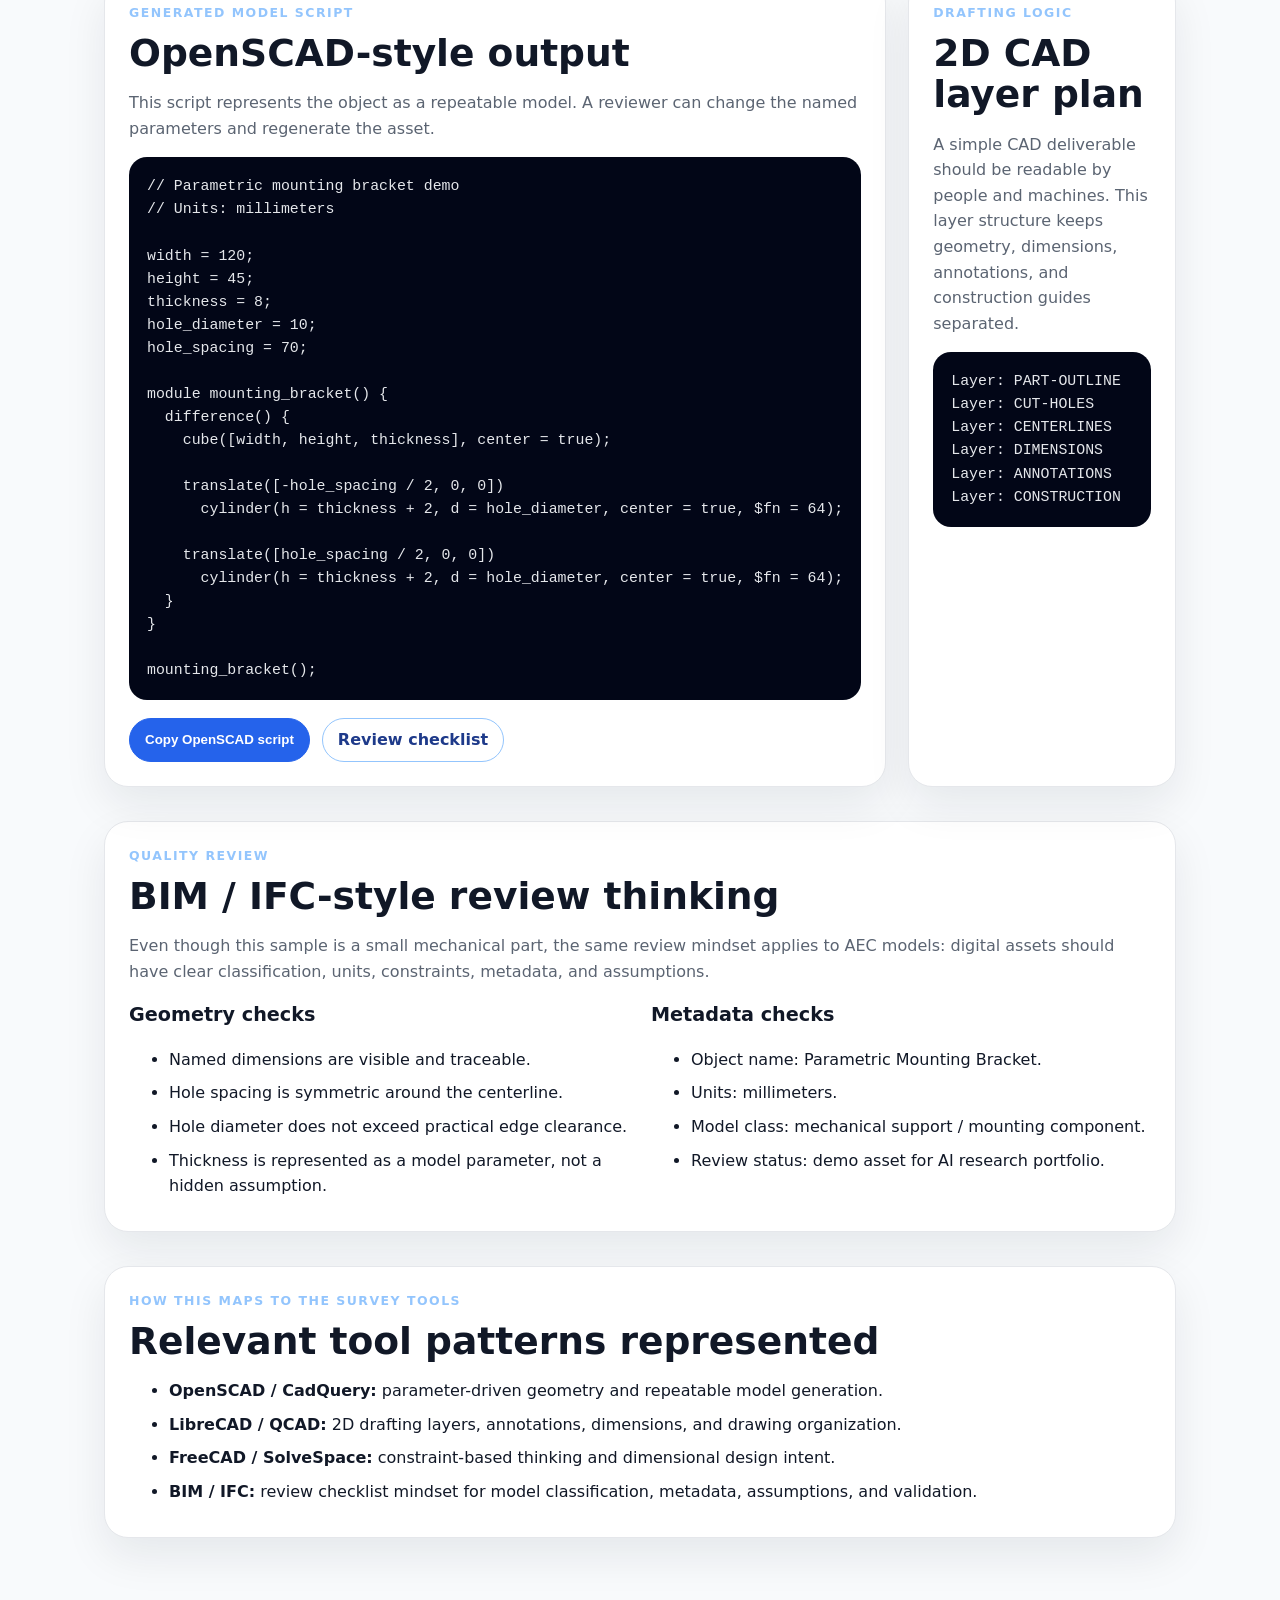
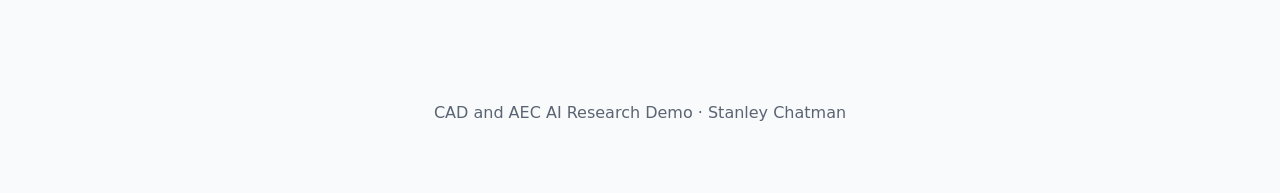
<file: cad-aec-demo.html>
<!doctype html>
<html lang="en">
<head>
  <meta charset="utf-8" />
  <meta name="viewport" content="width=device-width, initial-scale=1" />
  <title>CAD and AEC AI Research Demo | Stanley Chatman</title>
  <meta name="description" content="Interactive CAD/AEC demo showing a parameter-driven OpenSCAD-style bracket, 2D drafting view, and BIM/IFC review checklist." />
  <style>
    :root {
      --bg: #0f172a;
      --panel: #111827;
      --card: #ffffff;
      --text: #111827;
      --muted: #5b6472;
      --line: #e5e7eb;
      --accent: #2563eb;
      --accent-dark: #1d4ed8;
      --soft: #eff6ff;
      --code: #020617;
    }

    * {
      box-sizing: border-box;
    }

    body {
      margin: 0;
      font-family: Inter, ui-sans-serif, system-ui, -apple-system, BlinkMacSystemFont, "Segoe UI", sans-serif;
      color: var(--text);
      background: #f8fafc;
      line-height: 1.6;
    }

    a {
      color: var(--accent);
      font-weight: 700;
      text-decoration: none;
    }

    a:hover {
      text-decoration: underline;
    }

    header {
      color: white;
      background:
        radial-gradient(circle at 20% 20%, rgba(37, 99, 235, 0.48), transparent 30%),
        linear-gradient(135deg, #020617 0%, #111827 58%, #1e293b 100%);
      padding: 24px;
    }

    nav {
      max-width: 1120px;
      margin: 0 auto;
      display: flex;
      align-items: center;
      justify-content: space-between;
      gap: 16px;
      flex-wrap: wrap;
    }

    .brand {
      font-weight: 850;
      letter-spacing: 0.01em;
    }

    .nav-links {
      display: flex;
      gap: 16px;
      flex-wrap: wrap;
    }

    .nav-links a,
    .nav-links a:link,
    .nav-links a:visited {
      color: #dbeafe;
    }

    .hero {
      max-width: 1120px;
      margin: 0 auto;
      padding: 72px 0 86px;
    }

    .eyebrow {
      color: #93c5fd;
      font-size: 0.78rem;
      font-weight: 850;
      letter-spacing: 0.12em;
      text-transform: uppercase;
      margin: 0 0 10px;
    }

    h1 {
      max-width: 930px;
      font-size: clamp(2.2rem, 5vw, 4.7rem);
      line-height: 1.02;
      margin: 0;
    }

    .hero p.summary {
      max-width: 780px;
      color: #d1d5db;
      font-size: 1.12rem;
      margin: 24px 0 0;
    }

    main {
      max-width: 1120px;
      margin: 0 auto;
      padding: 54px 24px 90px;
    }

    section {
      margin: 0 0 34px;
    }

    .card {
      background: var(--card);
      border: 1px solid var(--line);
      border-radius: 24px;
      padding: 24px;
      box-shadow: 0 18px 44px rgba(15, 23, 42, 0.08);
    }

    .grid {
      display: grid;
      grid-template-columns: 0.78fr 1.22fr;
      gap: 22px;
      align-items: start;
    }

    .controls {
      display: grid;
      gap: 16px;
    }

    label {
      display: grid;
      gap: 6px;
      font-weight: 750;
      color: #1f2937;
    }

    input[type="range"] {
      width: 100%;
    }

    .value {
      color: var(--accent-dark);
      font-weight: 850;
    }

    .canvas-wrap {
      background: var(--soft);
      border: 1px solid #bfdbfe;
      border-radius: 18px;
      padding: 16px;
      overflow: hidden;
    }

    svg {
      width: 100%;
      min-height: 360px;
      display: block;
    }

    .part {
      fill: #dbeafe;
      stroke: #1d4ed8;
      stroke-width: 3;
    }

    .cut {
      fill: #f8fafc;
      stroke: #1d4ed8;
      stroke-width: 3;
    }

    .dim {
      stroke: #0f172a;
      stroke-width: 1.8;
      marker-start: url(#arrow);
      marker-end: url(#arrow);
    }

    .dim-line {
      stroke: #64748b;
      stroke-width: 1.3;
      stroke-dasharray: 4 4;
    }

    .dim-text {
      font-size: 13px;
      font-weight: 800;
      fill: #0f172a;
    }

    .two-col {
      display: grid;
      grid-template-columns: 1fr 1fr;
      gap: 22px;
    }

    pre {
      margin: 0;
      background: var(--code);
      color: #e5e7eb;
      border-radius: 18px;
      padding: 18px;
      overflow-x: auto;
      font-size: 0.93rem;
      line-height: 1.55;
    }

    code {
      font-family: "Cascadia Code", "SFMono-Regular", Consolas, monospace;
    }

    h2 {
      margin: 0 0 12px;
      font-size: clamp(1.6rem, 3vw, 2.35rem);
      line-height: 1.1;
    }

    h3 {
      margin: 0 0 10px;
      font-size: 1.2rem;
    }

    p {
      color: var(--muted);
    }

    .tag-row {
      display: flex;
      flex-wrap: wrap;
      gap: 10px;
      margin-top: 18px;
    }

    .tag {
      border: 1px solid var(--line);
      background: white;
      color: #111827;
      border-radius: 999px;
      padding: 8px 12px;
      font-size: 0.9rem;
      font-weight: 750;
    }

    ul {
      margin-bottom: 0;
    }

    li {
      margin-bottom: 8px;
    }

    .note {
      border-left: 5px solid var(--accent);
      background: #f8fafc;
      padding: 16px 18px;
      border-radius: 14px;
      color: #1f2937;
    }

    .button-row {
      display: flex;
      flex-wrap: wrap;
      gap: 12px;
      margin-top: 18px;
    }

    button,
    .button,
    a.button,
    a.button:link,
    a.button:visited {
      appearance: none;
      border: 1px solid var(--accent);
      background: var(--accent);
      color: #ffffff;
      border-radius: 999px;
      padding: 11px 15px;
      font-weight: 800;
      cursor: pointer;
      display: inline-block;
      text-decoration: none;
      line-height: 1.2;
    }

    button:hover,
    .button:hover,
    a.button:hover {
      filter: brightness(0.96);
      text-decoration: none;
    }

    .button.secondary,
    a.button.secondary,
    a.button.secondary:link,
    a.button.secondary:visited {
      background: #ffffff;
      color: #1e3a8a;
      border: 1px solid #93c5fd;
      text-decoration: none;
    }

    .button.secondary:hover,
    a.button.secondary:hover {
      background: #dbeafe;
      color: #0f172a;
      text-decoration: none;
    }

    footer {
      text-align: center;
      color: #64748b;
      padding: 22px 24px 52px;
    }

    @media (max-width: 860px) {
      .grid,
      .two-col {
        grid-template-columns: 1fr;
      }

      .hero {
        padding: 52px 0 66px;
      }
    }
  </style>
</head>
<body>
  <header>
    <nav>
      <div class="brand">Stanley Chatman</div>
      <div class="nav-links">
        <a href="./">Back to Portfolio</a>
        <a href="https://github.com/stanchat">GitHub</a>
        <a href="https://www.linkedin.com/in/stanchatman/">LinkedIn</a>
      </div>
    </nav>

    <div class="hero">
      <p class="eyebrow">CAD / AEC / AI Research Demo</p>
      <h1>Interactive parametric CAD sample for digital asset review.</h1>
      <p class="summary">
        This demo shows how a simple CAD asset can be parameterized, previewed, documented,
        and prepared for review in an AI-assisted CAD/AEC workflow. It combines OpenSCAD-style
        parametric modeling, 2D drafting logic, and BIM/IFC-style quality checks.
      </p>
      <div class="tag-row">
        <span class="tag">OpenSCAD-style parameters</span>
        <span class="tag">2D drafting view</span>
        <span class="tag">Constraint thinking</span>
        <span class="tag">BIM / IFC review checklist</span>
      </div>
    </div>
  </header>

  <main>
    <section class="card">
      <p class="eyebrow">Live CAD object</p>
      <h2>Parametric mounting bracket</h2>
      <p>
        Adjust the dimensions below. The 2D preview and generated OpenSCAD-style script update
        together, showing how a digital asset can be controlled by explicit parameters instead
        of manual redrawing.
      </p>

      <div class="grid">
        <div class="controls">
          <label>
            Width: <span class="value"><span id="widthValue">120</span> mm</span>
            <input id="width" type="range" min="80" max="180" value="120" step="5" />
          </label>

          <label>
            Height: <span class="value"><span id="heightValue">45</span> mm</span>
            <input id="height" type="range" min="30" max="80" value="45" step="5" />
          </label>

          <label>
            Thickness: <span class="value"><span id="thicknessValue">8</span> mm</span>
            <input id="thickness" type="range" min="4" max="20" value="8" step="1" />
          </label>

          <label>
            Hole diameter: <span class="value"><span id="holeValue">10</span> mm</span>
            <input id="hole" type="range" min="6" max="22" value="10" step="1" />
          </label>

          <label>
            Hole spacing: <span class="value"><span id="spacingValue">70</span> mm</span>
            <input id="spacing" type="range" min="40" max="130" value="70" step="5" />
          </label>

          <div class="note">
            Design intent: keep holes symmetric around the centerline, maintain edge clearance,
            and generate a repeatable model from named parameters.
          </div>
        </div>

        <div class="canvas-wrap">
          <svg id="cadSvg" viewBox="0 0 720 420" role="img" aria-label="Parametric mounting bracket CAD preview">
            <defs>
              <marker id="arrow" markerWidth="8" markerHeight="8" refX="4" refY="4" orient="auto">
                <path d="M0,0 L8,4 L0,8 z" fill="#0f172a"></path>
              </marker>
            </defs>
            <g id="drawing"></g>
          </svg>
        </div>
      </div>
    </section>

    <section class="two-col">
      <div class="card">
        <p class="eyebrow">Generated model script</p>
        <h2>OpenSCAD-style output</h2>
        <p>
          This script represents the object as a repeatable model. A reviewer can change the
          named parameters and regenerate the asset.
        </p>
        <pre><code id="scadCode"></code></pre>
        <div class="button-row">
          <button id="copyScad" type="button">Copy OpenSCAD script</button>
          <a class="button secondary" href="#review">Review checklist</a>
        </div>
      </div>

      <div class="card">
        <p class="eyebrow">Drafting logic</p>
        <h2>2D CAD layer plan</h2>
        <p>
          A simple CAD deliverable should be readable by people and machines. This layer structure
          keeps geometry, dimensions, annotations, and construction guides separated.
        </p>
        <pre><code>Layer: PART-OUTLINE
Layer: CUT-HOLES
Layer: CENTERLINES
Layer: DIMENSIONS
Layer: ANNOTATIONS
Layer: CONSTRUCTION</code></pre>
      </div>
    </section>

    <section id="review" class="card">
      <p class="eyebrow">Quality review</p>
      <h2>BIM / IFC-style review thinking</h2>
      <p>
        Even though this sample is a small mechanical part, the same review mindset applies to
        AEC models: digital assets should have clear classification, units, constraints, metadata,
        and assumptions.
      </p>

      <div class="two-col">
        <div>
          <h3>Geometry checks</h3>
          <ul>
            <li>Named dimensions are visible and traceable.</li>
            <li>Hole spacing is symmetric around the centerline.</li>
            <li>Hole diameter does not exceed practical edge clearance.</li>
            <li>Thickness is represented as a model parameter, not a hidden assumption.</li>
          </ul>
        </div>

        <div>
          <h3>Metadata checks</h3>
          <ul>
            <li>Object name: Parametric Mounting Bracket.</li>
            <li>Units: millimeters.</li>
            <li>Model class: mechanical support / mounting component.</li>
            <li>Review status: demo asset for AI research portfolio.</li>
          </ul>
        </div>
      </div>
    </section>

    <section class="card">
      <p class="eyebrow">How this maps to the survey tools</p>
      <h2>Relevant tool patterns represented</h2>
      <ul>
        <li><strong>OpenSCAD / CadQuery:</strong> parameter-driven geometry and repeatable model generation.</li>
        <li><strong>LibreCAD / QCAD:</strong> 2D drafting layers, annotations, dimensions, and drawing organization.</li>
        <li><strong>FreeCAD / SolveSpace:</strong> constraint-based thinking and dimensional design intent.</li>
        <li><strong>BIM / IFC:</strong> review checklist mindset for model classification, metadata, assumptions, and validation.</li>
      </ul>
    </section>
  </main>

  <footer>
    <p>CAD and AEC AI Research Demo · Stanley Chatman</p>
  </footer>

  <script>
    const inputs = {
      width: document.getElementById("width"),
      height: document.getElementById("height"),
      thickness: document.getElementById("thickness"),
      hole: document.getElementById("hole"),
      spacing: document.getElementById("spacing")
    };

    const labels = {
      width: document.getElementById("widthValue"),
      height: document.getElementById("heightValue"),
      thickness: document.getElementById("thicknessValue"),
      hole: document.getElementById("holeValue"),
      spacing: document.getElementById("spacingValue")
    };

    const drawing = document.getElementById("drawing");
    const scadCode = document.getElementById("scadCode");

    function getParams() {
      return {
        width: Number(inputs.width.value),
        height: Number(inputs.height.value),
        thickness: Number(inputs.thickness.value),
        hole: Number(inputs.hole.value),
        spacing: Number(inputs.spacing.value)
      };
    }

    function svgEl(name, attrs = {}) {
      const el = document.createElementNS("http://www.w3.org/2000/svg", name);
      for (const [key, value] of Object.entries(attrs)) {
        el.setAttribute(key, value);
      }
      return el;
    }

    function addText(x, y, value, anchor = "middle") {
      const text = svgEl("text", {
        x: x,
        y: y,
        "text-anchor": anchor,
        class: "dim-text"
      });
      text.textContent = value;
      drawing.appendChild(text);
    }

    function render() {
      const p = getParams();

      Object.keys(labels).forEach((key) => {
        labels[key].textContent = p[key];
      });

      const scale = Math.min(3.4, 430 / p.width, 180 / p.height);
      const w = p.width * scale;
      const h = p.height * scale;
      const holeR = (p.hole * scale) / 2;
      const spacing = p.spacing * scale;

      const cx = 360;
      const cy = 190;
      const x = cx - w / 2;
      const y = cy - h / 2;
      const radius = Math.min(18, h / 5);

      drawing.innerHTML = "";

      const bracket = svgEl("rect", {
        x: x,
        y: y,
        width: w,
        height: h,
        rx: radius,
        class: "part"
      });
      drawing.appendChild(bracket);

      const leftHole = svgEl("circle", {
        cx: cx - spacing / 2,
        cy: cy,
        r: holeR,
        class: "cut"
      });

      const rightHole = svgEl("circle", {
        cx: cx + spacing / 2,
        cy: cy,
        r: holeR,
        class: "cut"
      });

      drawing.appendChild(leftHole);
      drawing.appendChild(rightHole);

      drawing.appendChild(svgEl("line", {
        x1: cx,
        y1: y - 34,
        x2: cx,
        y2: y + h + 34,
        class: "dim-line"
      }));

      drawing.appendChild(svgEl("line", {
        x1: x,
        y1: y + h + 44,
        x2: x + w,
        y2: y + h + 44,
        class: "dim"
      }));
      addText(cx, y + h + 66, `width ${p.width} mm`);

      drawing.appendChild(svgEl("line", {
        x1: x - 42,
        y1: y,
        x2: x - 42,
        y2: y + h,
        class: "dim"
      }));
      addText(x - 58, cy + 4, `height ${p.height} mm`, "end");

      drawing.appendChild(svgEl("line", {
        x1: cx - spacing / 2,
        y1: y - 38,
        x2: cx + spacing / 2,
        y2: y - 38,
        class: "dim"
      }));
      addText(cx, y - 48, `hole spacing ${p.spacing} mm`);

      addText(cx - spacing / 2, cy + holeR + 26, `diameter ${p.hole} mm`);
      addText(cx + spacing / 2, cy + holeR + 26, `diameter ${p.hole} mm`);

      scadCode.textContent = `// Parametric mounting bracket demo
// Units: millimeters

width = ${p.width};
height = ${p.height};
thickness = ${p.thickness};
hole_diameter = ${p.hole};
hole_spacing = ${p.spacing};

module mounting_bracket() {
  difference() {
    cube([width, height, thickness], center = true);

    translate([-hole_spacing / 2, 0, 0])
      cylinder(h = thickness + 2, d = hole_diameter, center = true, $fn = 64);

    translate([hole_spacing / 2, 0, 0])
      cylinder(h = thickness + 2, d = hole_diameter, center = true, $fn = 64);
  }
}

mounting_bracket();`;
    }

    Object.values(inputs).forEach((input) => {
      input.addEventListener("input", render);
    });

    document.getElementById("copyScad").addEventListener("click", async () => {
      try {
        await navigator.clipboard.writeText(scadCode.textContent);
        document.getElementById("copyScad").textContent = "Copied";
        setTimeout(() => {
          document.getElementById("copyScad").textContent = "Copy OpenSCAD script";
        }, 1400);
      } catch (error) {
        alert("Copy failed. You can still select the code manually.");
      }
    });

    render();
  </script>
</body>
</html>
</file>
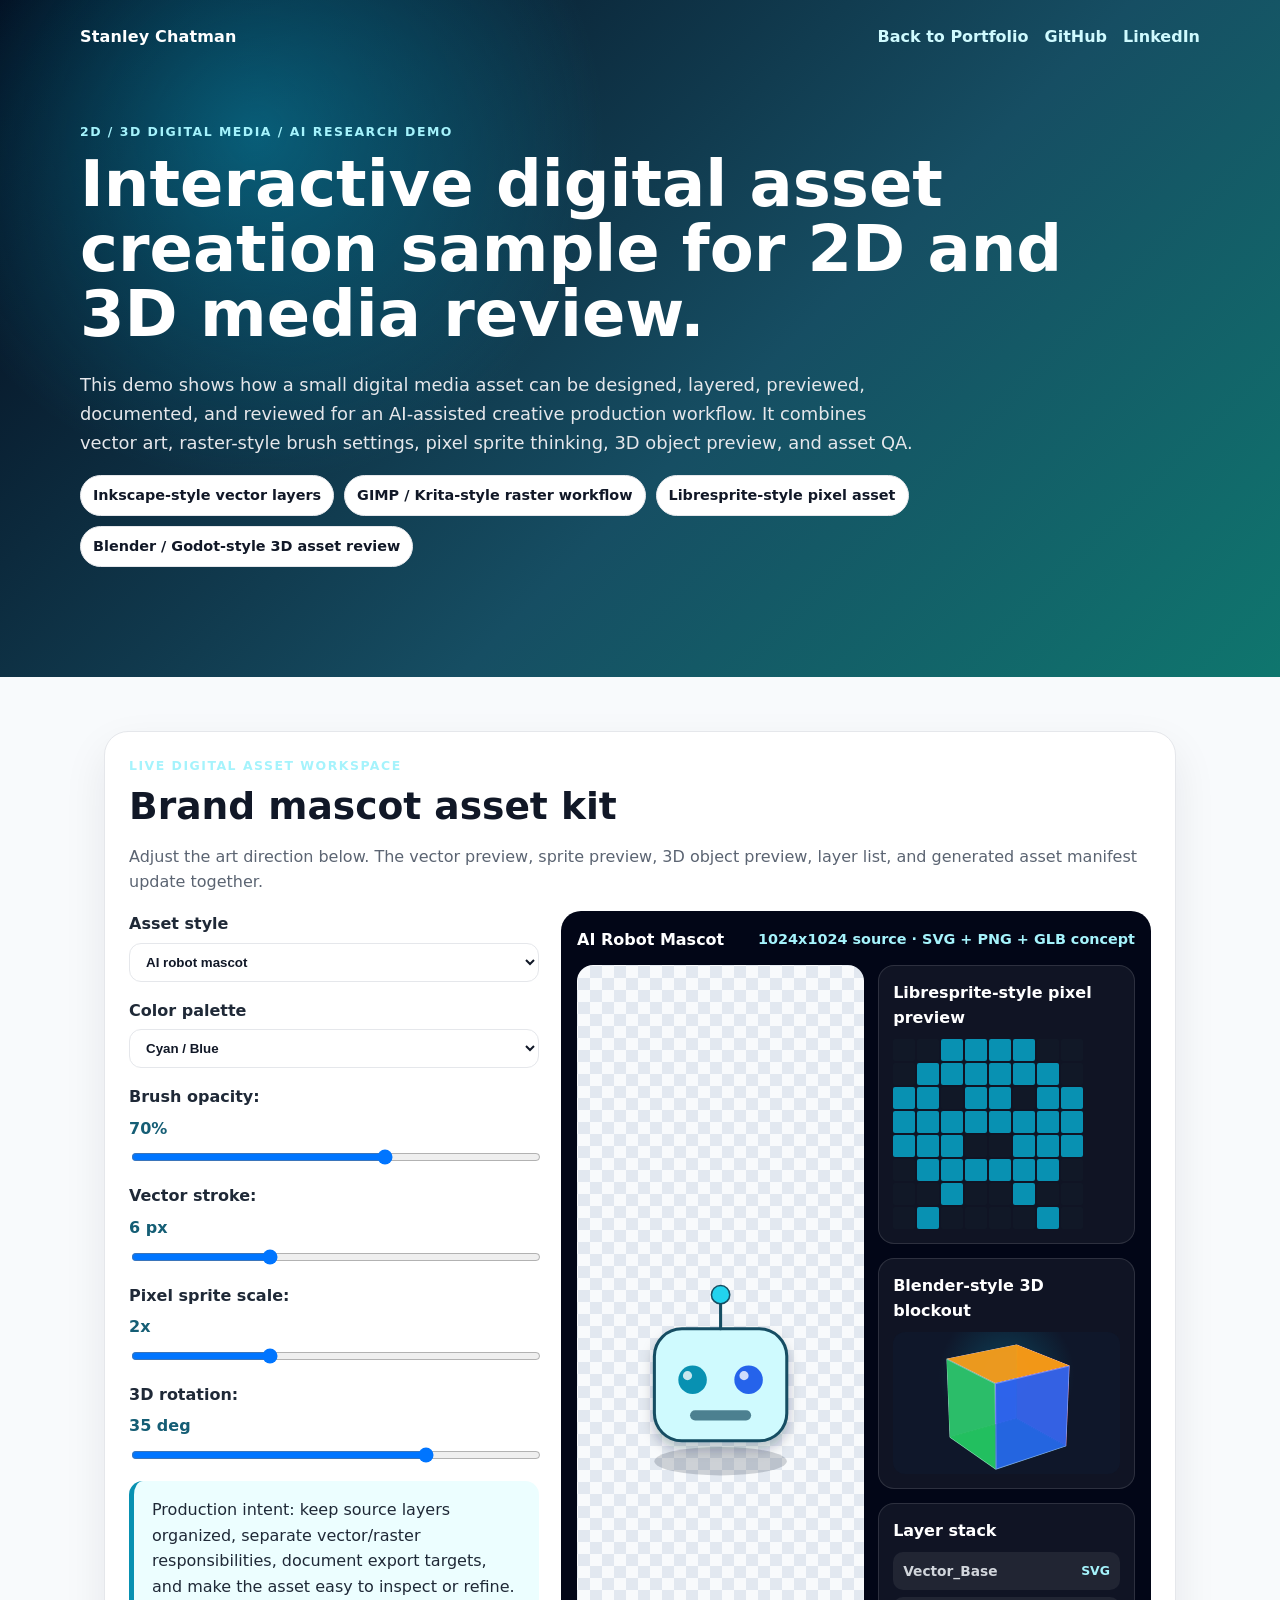
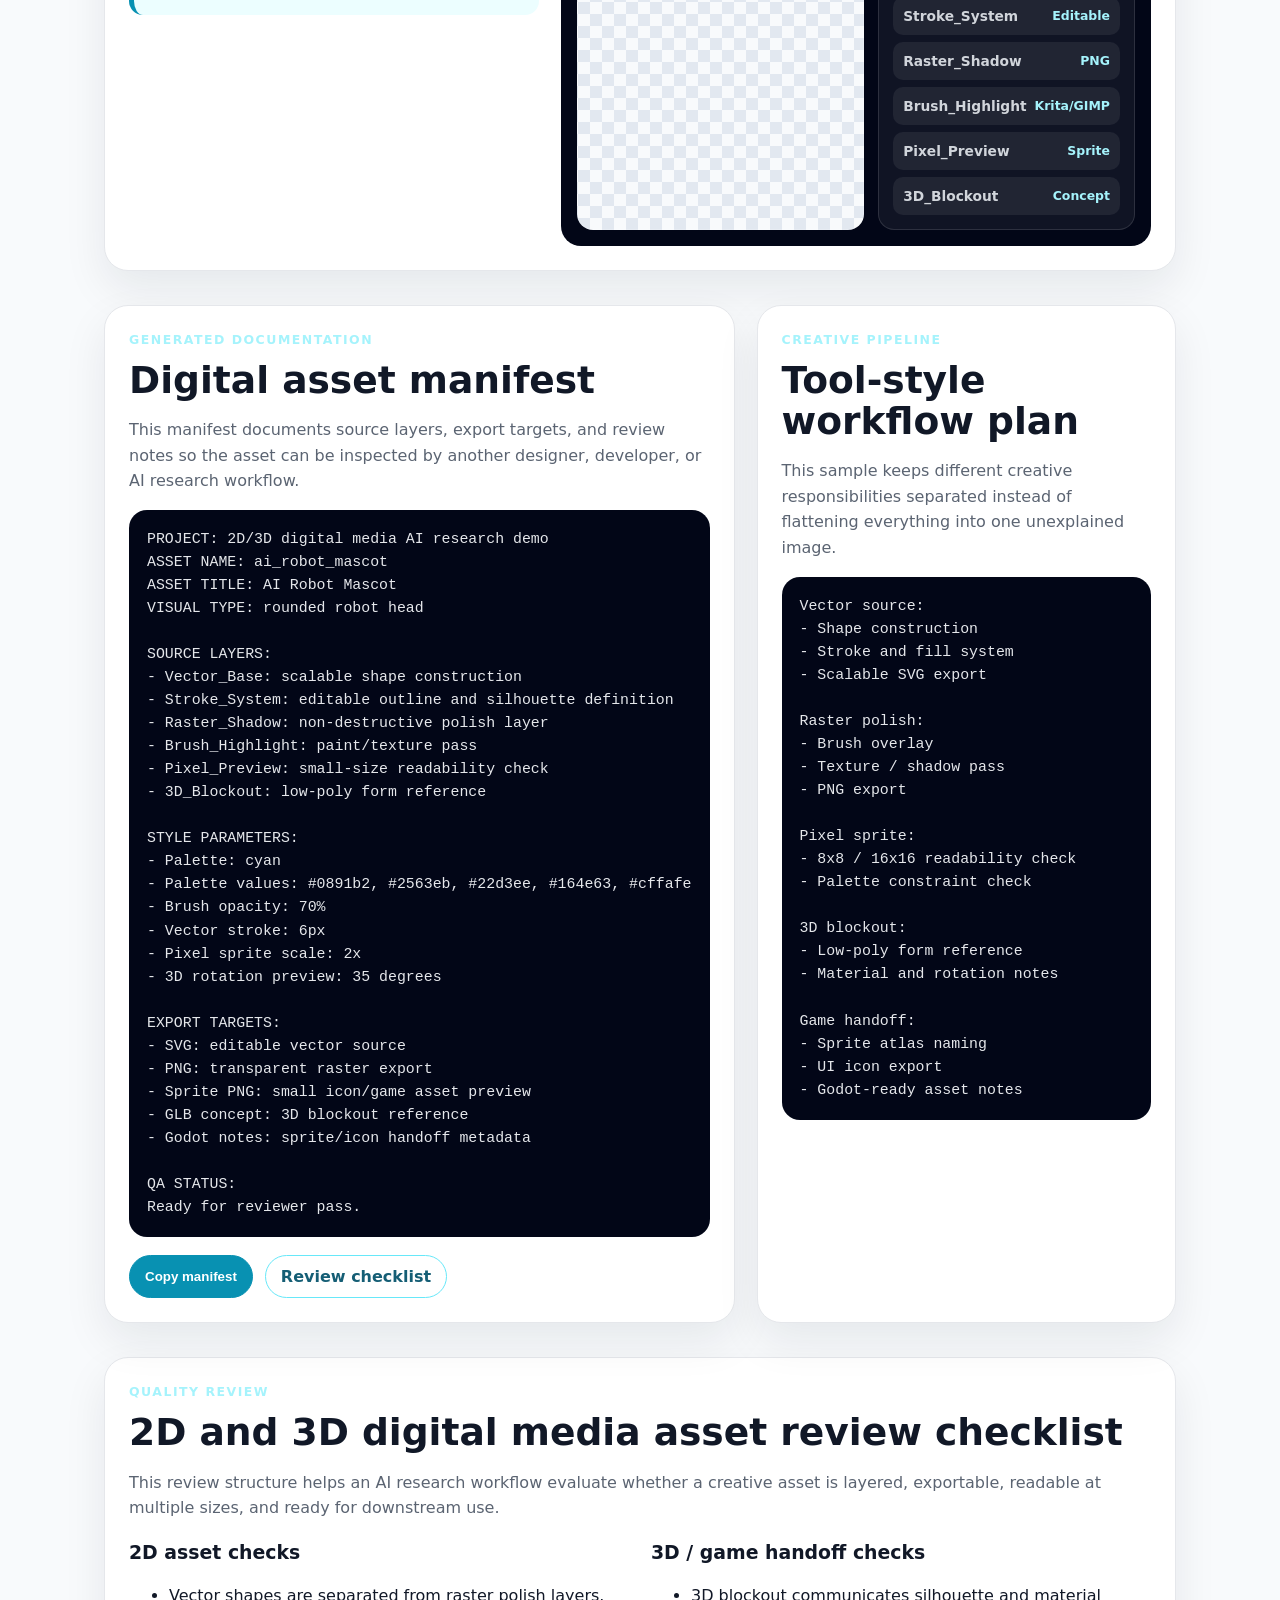
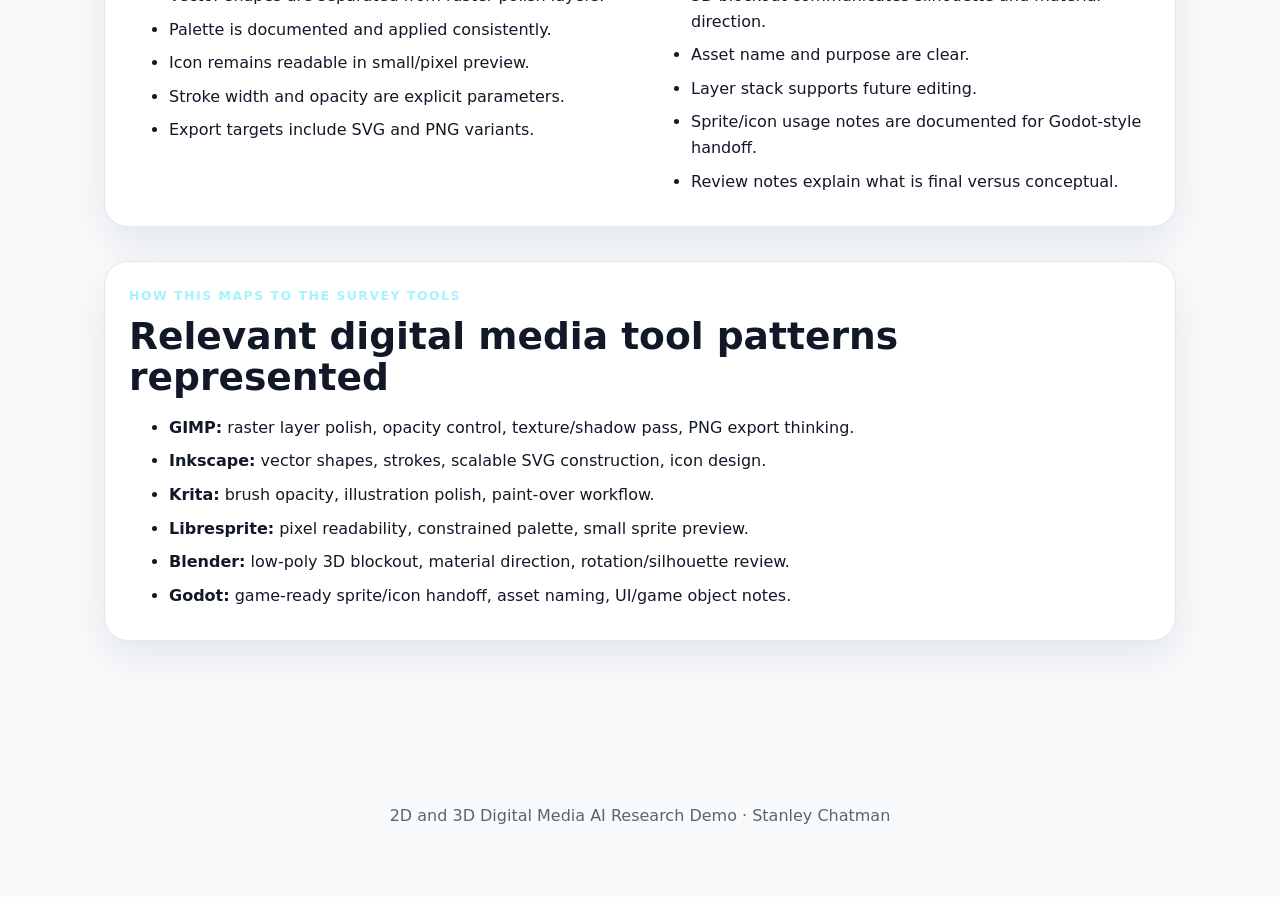
<file: digital-media-demo.html>
<!doctype html>
<html lang="en">
<head>
  <meta charset="utf-8" />
  <meta name="viewport" content="width=device-width, initial-scale=1" />
  <title>2D and 3D Digital Media AI Research Demo | Stanley Chatman</title>
  <meta name="description" content="Interactive 2D and 3D digital media demo showing vector, raster, pixel art, 3D asset preview, manifest generation, and QA review checks." />
  <style>
    :root {
      --bg: #0f172a;
      --card: #ffffff;
      --text: #111827;
      --muted: #5b6472;
      --line: #e5e7eb;
      --accent: #0891b2;
      --accent-dark: #155e75;
      --soft: #ecfeff;
      --code: #020617;
      --pink: #ec4899;
      --yellow: #f59e0b;
      --green: #22c55e;
      --purple: #8b5cf6;
      --blue: #2563eb;
    }

    * {
      box-sizing: border-box;
    }

    body {
      margin: 0;
      font-family: Inter, ui-sans-serif, system-ui, -apple-system, BlinkMacSystemFont, "Segoe UI", sans-serif;
      color: var(--text);
      background: #f8fafc;
      line-height: 1.6;
    }

    a {
      color: var(--accent-dark);
      font-weight: 750;
      text-decoration: none;
    }

    a:hover {
      text-decoration: underline;
    }

    header {
      color: white;
      background:
        radial-gradient(circle at 20% 20%, rgba(8, 145, 178, 0.55), transparent 30%),
        linear-gradient(135deg, #020617 0%, #164e63 58%, #0f766e 100%);
      padding: 24px;
    }

    nav {
      max-width: 1120px;
      margin: 0 auto;
      display: flex;
      align-items: center;
      justify-content: space-between;
      gap: 16px;
      flex-wrap: wrap;
    }

    .brand {
      font-weight: 850;
      letter-spacing: 0.01em;
    }

    .nav-links {
      display: flex;
      gap: 16px;
      flex-wrap: wrap;
    }

    .nav-links a,
    .nav-links a:link,
    .nav-links a:visited {
      color: #cffafe;
    }

    .hero {
      max-width: 1120px;
      margin: 0 auto;
      padding: 72px 0 86px;
    }

    .eyebrow {
      color: #a5f3fc;
      font-size: 0.78rem;
      font-weight: 850;
      letter-spacing: 0.12em;
      text-transform: uppercase;
      margin: 0 0 10px;
    }

    h1 {
      max-width: 1000px;
      font-size: clamp(2.2rem, 5vw, 4.7rem);
      line-height: 1.02;
      margin: 0;
    }

    .hero p.summary {
      max-width: 840px;
      color: #e5e7eb;
      font-size: 1.12rem;
      margin: 24px 0 0;
    }

    main {
      max-width: 1120px;
      margin: 0 auto;
      padding: 54px 24px 90px;
    }

    section {
      margin: 0 0 34px;
    }

    .card {
      background: var(--card);
      border: 1px solid var(--line);
      border-radius: 24px;
      padding: 24px;
      box-shadow: 0 18px 44px rgba(15, 23, 42, 0.08);
    }

    .grid {
      display: grid;
      grid-template-columns: 0.82fr 1.18fr;
      gap: 22px;
      align-items: start;
    }

    .two-col {
      display: grid;
      grid-template-columns: 1fr 1fr;
      gap: 22px;
    }

    h2 {
      margin: 0 0 12px;
      font-size: clamp(1.6rem, 3vw, 2.35rem);
      line-height: 1.1;
    }

    h3 {
      margin: 0 0 10px;
      font-size: 1.18rem;
    }

    p {
      color: var(--muted);
    }

    .tag-row {
      display: flex;
      flex-wrap: wrap;
      gap: 10px;
      margin-top: 18px;
    }

    .tag {
      border: 1px solid var(--line);
      background: white;
      color: #111827;
      border-radius: 999px;
      padding: 8px 12px;
      font-size: 0.9rem;
      font-weight: 750;
    }

    .controls {
      display: grid;
      gap: 16px;
    }

    label {
      display: grid;
      gap: 6px;
      font-weight: 750;
      color: #1f2937;
    }

    input[type="range"],
    select {
      width: 100%;
    }

    select {
      padding: 10px 12px;
      border: 1px solid var(--line);
      border-radius: 12px;
      background: #ffffff;
      color: #111827;
      font-weight: 700;
    }

    .value {
      color: var(--accent-dark);
      font-weight: 850;
    }

    .studio-shell {
      background: #020617;
      border-radius: 20px;
      padding: 16px;
      color: #e5e7eb;
    }

    .studio-header {
      display: flex;
      justify-content: space-between;
      gap: 12px;
      align-items: center;
      margin-bottom: 12px;
      flex-wrap: wrap;
    }

    .studio-title {
      font-weight: 850;
      color: #ffffff;
    }

    .studio-meta {
      color: #a5f3fc;
      font-size: 0.9rem;
      font-weight: 800;
    }

    .workspace {
      display: grid;
      grid-template-columns: 1fr 0.68fr;
      gap: 14px;
    }

    .canvas-panel {
      background:
        linear-gradient(45deg, #e2e8f0 25%, transparent 25%),
        linear-gradient(-45deg, #e2e8f0 25%, transparent 25%),
        linear-gradient(45deg, transparent 75%, #e2e8f0 75%),
        linear-gradient(-45deg, transparent 75%, #e2e8f0 75%);
      background-size: 24px 24px;
      background-position: 0 0, 0 12px, 12px -12px, -12px 0px;
      background-color: #f8fafc;
      border-radius: 16px;
      border: 1px solid rgba(255,255,255,0.16);
      min-height: 420px;
      display: grid;
      place-items: center;
      overflow: hidden;
    }

    svg {
      width: 100%;
      height: 100%;
      min-height: 420px;
      display: block;
    }

    .side-panel {
      display: grid;
      gap: 14px;
    }

    .preview-card {
      background: rgba(255,255,255,0.06);
      border: 1px solid rgba(255,255,255,0.12);
      border-radius: 16px;
      padding: 14px;
    }

    .preview-card h3 {
      color: #ffffff;
      font-size: 1rem;
      margin-bottom: 8px;
    }

    .pixel-grid {
      display: grid;
      grid-template-columns: repeat(8, 18px);
      grid-template-rows: repeat(8, 18px);
      gap: 2px;
    }

    .pixel {
      width: 18px;
      height: 18px;
      background: #1f2937;
      border-radius: 2px;
    }

    .scene3d {
      height: 142px;
      position: relative;
      perspective: 600px;
      display: grid;
      place-items: center;
      overflow: hidden;
      background: radial-gradient(circle at 50% 30%, rgba(8,145,178,0.35), transparent 45%), #0f172a;
      border-radius: 12px;
    }

    .cube {
      width: 86px;
      height: 86px;
      position: relative;
      transform-style: preserve-3d;
      transform: rotateX(-22deg) rotateY(35deg);
      transition: transform 0.25s ease;
    }

    .face {
      position: absolute;
      width: 86px;
      height: 86px;
      opacity: 0.92;
      border: 1px solid rgba(255,255,255,0.35);
    }

    .front { transform: translateZ(43px); background: var(--blue); }
    .back { transform: rotateY(180deg) translateZ(43px); background: var(--purple); }
    .right { transform: rotateY(90deg) translateZ(43px); background: var(--pink); }
    .left { transform: rotateY(-90deg) translateZ(43px); background: var(--green); }
    .top { transform: rotateX(90deg) translateZ(43px); background: var(--yellow); }
    .bottom { transform: rotateX(-90deg) translateZ(43px); background: #0f766e; }

    .layer-list {
      display: grid;
      gap: 7px;
      margin-top: 8px;
    }

    .layer {
      display: flex;
      align-items: center;
      justify-content: space-between;
      gap: 8px;
      background: rgba(255,255,255,0.07);
      color: #d1d5db;
      border-radius: 10px;
      padding: 8px 10px;
      font-weight: 750;
      font-size: 0.86rem;
    }

    .layer span {
      color: #a5f3fc;
      font-size: 0.78rem;
    }

    pre {
      margin: 0;
      background: var(--code);
      color: #e5e7eb;
      border-radius: 18px;
      padding: 18px;
      overflow-x: auto;
      font-size: 0.93rem;
      line-height: 1.55;
    }

    code {
      font-family: "Cascadia Code", "SFMono-Regular", Consolas, monospace;
    }

    .button-row {
      display: flex;
      flex-wrap: wrap;
      gap: 12px;
      margin-top: 18px;
    }

    button,
    .button,
    a.button,
    a.button:link,
    a.button:visited {
      appearance: none;
      border: 1px solid var(--accent);
      background: var(--accent);
      color: #ffffff;
      border-radius: 999px;
      padding: 11px 15px;
      font-weight: 800;
      cursor: pointer;
      display: inline-block;
      text-decoration: none;
      line-height: 1.2;
    }

    button:hover,
    .button:hover,
    a.button:hover {
      filter: brightness(0.96);
      text-decoration: none;
    }

    .button.secondary,
    a.button.secondary,
    a.button.secondary:link,
    a.button.secondary:visited {
      background: #ffffff;
      color: #155e75;
      border: 1px solid #67e8f9;
      text-decoration: none;
    }

    .button.secondary:hover,
    a.button.secondary:hover {
      background: #cffafe;
      color: #111827;
      text-decoration: none;
    }

    .note {
      border-left: 5px solid var(--accent);
      background: #ecfeff;
      padding: 16px 18px;
      border-radius: 14px;
      color: #1f2937;
    }

    ul {
      margin-bottom: 0;
    }

    li {
      margin-bottom: 8px;
    }

    footer {
      text-align: center;
      color: #64748b;
      padding: 22px 24px 52px;
    }

    @media (max-width: 980px) {
      .grid,
      .two-col,
      .workspace {
        grid-template-columns: 1fr;
      }

      .hero {
        padding: 52px 0 66px;
      }
    }
  </style>
</head>
<body>
  <header>
    <nav>
      <div class="brand">Stanley Chatman</div>
      <div class="nav-links">
        <a href="./">Back to Portfolio</a>
        <a href="https://github.com/stanchat">GitHub</a>
        <a href="https://www.linkedin.com/in/stanchatman/">LinkedIn</a>
      </div>
    </nav>

    <div class="hero">
      <p class="eyebrow">2D / 3D Digital Media / AI Research Demo</p>
      <h1>Interactive digital asset creation sample for 2D and 3D media review.</h1>
      <p class="summary">
        This demo shows how a small digital media asset can be designed, layered, previewed,
        documented, and reviewed for an AI-assisted creative production workflow. It combines
        vector art, raster-style brush settings, pixel sprite thinking, 3D object preview, and asset QA.
      </p>
      <div class="tag-row">
        <span class="tag">Inkscape-style vector layers</span>
        <span class="tag">GIMP / Krita-style raster workflow</span>
        <span class="tag">Libresprite-style pixel asset</span>
        <span class="tag">Blender / Godot-style 3D asset review</span>
      </div>
    </div>
  </header>

  <main>
    <section class="card">
      <p class="eyebrow">Live digital asset workspace</p>
      <h2>Brand mascot asset kit</h2>
      <p>
        Adjust the art direction below. The vector preview, sprite preview, 3D object preview,
        layer list, and generated asset manifest update together.
      </p>

      <div class="grid">
        <div class="controls">
          <label>
            Asset style
            <select id="assetStyle">
              <option value="robot">AI robot mascot</option>
              <option value="fox">Friendly fox icon</option>
              <option value="orb">Abstract energy orb</option>
              <option value="ship">Tiny game ship</option>
            </select>
          </label>

          <label>
            Color palette
            <select id="palette">
              <option value="cyan">Cyan / Blue</option>
              <option value="pink">Pink / Purple</option>
              <option value="green">Green / Gold</option>
              <option value="mono">Monochrome</option>
            </select>
          </label>

          <label>
            Brush opacity: <span class="value"><span id="opacityValue">70</span>%</span>
            <input id="opacity" type="range" min="20" max="100" value="70" step="5" />
          </label>

          <label>
            Vector stroke: <span class="value"><span id="strokeValue">6</span> px</span>
            <input id="stroke" type="range" min="2" max="14" value="6" step="1" />
          </label>

          <label>
            Pixel sprite scale: <span class="value"><span id="spriteValue">2</span>x</span>
            <input id="spriteScale" type="range" min="1" max="4" value="2" step="1" />
          </label>

          <label>
            3D rotation: <span class="value"><span id="rotationValue">35</span> deg</span>
            <input id="rotation" type="range" min="-45" max="65" value="35" step="5" />
          </label>

          <div class="note">
            Production intent: keep source layers organized, separate vector/raster responsibilities,
            document export targets, and make the asset easy to inspect or refine.
          </div>
        </div>

        <div class="studio-shell">
          <div class="studio-header">
            <div class="studio-title" id="studioTitle">AI Robot Mascot</div>
            <div class="studio-meta" id="studioMeta">1024x1024 source · SVG + PNG + GLB concept</div>
          </div>

          <div class="workspace">
            <div class="canvas-panel">
              <svg id="artSvg" viewBox="0 0 560 560" role="img" aria-label="Digital media vector asset preview">
                <defs>
                  <filter id="softShadow" x="-20%" y="-20%" width="140%" height="140%">
                    <feDropShadow dx="0" dy="14" stdDeviation="12" flood-color="#0f172a" flood-opacity="0.25"/>
                  </filter>
                  <radialGradient id="glow" cx="50%" cy="35%" r="60%">
                    <stop offset="0%" stop-color="#ffffff" stop-opacity="0.8"></stop>
                    <stop offset="100%" stop-color="#ffffff" stop-opacity="0"></stop>
                  </radialGradient>
                </defs>
                <g id="artLayer"></g>
              </svg>
            </div>

            <div class="side-panel">
              <div class="preview-card">
                <h3>Libresprite-style pixel preview</h3>
                <div id="pixelGrid" class="pixel-grid" aria-label="Pixel art preview"></div>
              </div>

              <div class="preview-card">
                <h3>Blender-style 3D blockout</h3>
                <div class="scene3d">
                  <div id="cube" class="cube">
                    <div class="face front"></div>
                    <div class="face back"></div>
                    <div class="face right"></div>
                    <div class="face left"></div>
                    <div class="face top"></div>
                    <div class="face bottom"></div>
                  </div>
                </div>
              </div>

              <div class="preview-card">
                <h3>Layer stack</h3>
                <div class="layer-list" id="layerList"></div>
              </div>
            </div>
          </div>
        </div>
      </div>
    </section>

    <section class="two-col">
      <div class="card">
        <p class="eyebrow">Generated documentation</p>
        <h2>Digital asset manifest</h2>
        <p>
          This manifest documents source layers, export targets, and review notes so the asset
          can be inspected by another designer, developer, or AI research workflow.
        </p>
        <pre><code id="manifestCode"></code></pre>
        <div class="button-row">
          <button id="copyManifest" type="button">Copy manifest</button>
          <a class="button secondary" href="#review">Review checklist</a>
        </div>
      </div>

      <div class="card">
        <p class="eyebrow">Creative pipeline</p>
        <h2>Tool-style workflow plan</h2>
        <p>
          This sample keeps different creative responsibilities separated instead of flattening everything
          into one unexplained image.
        </p>
        <pre><code>Vector source:
- Shape construction
- Stroke and fill system
- Scalable SVG export

Raster polish:
- Brush overlay
- Texture / shadow pass
- PNG export

Pixel sprite:
- 8x8 / 16x16 readability check
- Palette constraint check

3D blockout:
- Low-poly form reference
- Material and rotation notes

Game handoff:
- Sprite atlas naming
- UI icon export
- Godot-ready asset notes</code></pre>
      </div>
    </section>

    <section id="review" class="card">
      <p class="eyebrow">Quality review</p>
      <h2>2D and 3D digital media asset review checklist</h2>
      <p>
        This review structure helps an AI research workflow evaluate whether a creative asset is layered,
        exportable, readable at multiple sizes, and ready for downstream use.
      </p>

      <div class="two-col">
        <div>
          <h3>2D asset checks</h3>
          <ul>
            <li>Vector shapes are separated from raster polish layers.</li>
            <li>Palette is documented and applied consistently.</li>
            <li>Icon remains readable in small/pixel preview.</li>
            <li>Stroke width and opacity are explicit parameters.</li>
            <li>Export targets include SVG and PNG variants.</li>
          </ul>
        </div>

        <div>
          <h3>3D / game handoff checks</h3>
          <ul>
            <li>3D blockout communicates silhouette and material direction.</li>
            <li>Asset name and purpose are clear.</li>
            <li>Layer stack supports future editing.</li>
            <li>Sprite/icon usage notes are documented for Godot-style handoff.</li>
            <li>Review notes explain what is final versus conceptual.</li>
          </ul>
        </div>
      </div>
    </section>

    <section class="card">
      <p class="eyebrow">How this maps to the survey tools</p>
      <h2>Relevant digital media tool patterns represented</h2>
      <ul>
        <li><strong>GIMP:</strong> raster layer polish, opacity control, texture/shadow pass, PNG export thinking.</li>
        <li><strong>Inkscape:</strong> vector shapes, strokes, scalable SVG construction, icon design.</li>
        <li><strong>Krita:</strong> brush opacity, illustration polish, paint-over workflow.</li>
        <li><strong>Libresprite:</strong> pixel readability, constrained palette, small sprite preview.</li>
        <li><strong>Blender:</strong> low-poly 3D blockout, material direction, rotation/silhouette review.</li>
        <li><strong>Godot:</strong> game-ready sprite/icon handoff, asset naming, UI/game object notes.</li>
      </ul>
    </section>
  </main>

  <footer>
    <p>2D and 3D Digital Media AI Research Demo · Stanley Chatman</p>
  </footer>

  <script>
    const assetStyle = document.getElementById("assetStyle");
    const palette = document.getElementById("palette");
    const opacity = document.getElementById("opacity");
    const stroke = document.getElementById("stroke");
    const spriteScale = document.getElementById("spriteScale");
    const rotation = document.getElementById("rotation");

    const opacityValue = document.getElementById("opacityValue");
    const strokeValue = document.getElementById("strokeValue");
    const spriteValue = document.getElementById("spriteValue");
    const rotationValue = document.getElementById("rotationValue");

    const studioTitle = document.getElementById("studioTitle");
    const artLayer = document.getElementById("artLayer");
    const pixelGrid = document.getElementById("pixelGrid");
    const cube = document.getElementById("cube");
    const layerList = document.getElementById("layerList");
    const manifestCode = document.getElementById("manifestCode");

    const palettes = {
      cyan: { primary: "#0891b2", secondary: "#2563eb", accent: "#22d3ee", dark: "#164e63", light: "#cffafe" },
      pink: { primary: "#ec4899", secondary: "#8b5cf6", accent: "#f9a8d4", dark: "#831843", light: "#fce7f3" },
      green: { primary: "#16a34a", secondary: "#f59e0b", accent: "#86efac", dark: "#14532d", light: "#dcfce7" },
      mono: { primary: "#334155", secondary: "#111827", accent: "#94a3b8", dark: "#020617", light: "#e5e7eb" }
    };

    const styleMap = {
      robot: { title: "AI Robot Mascot", shape: "rounded robot head", exportName: "ai_robot_mascot" },
      fox: { title: "Friendly Fox Icon", shape: "geometric animal mark", exportName: "friendly_fox_icon" },
      orb: { title: "Abstract Energy Orb", shape: "glowing abstract symbol", exportName: "energy_orb_symbol" },
      ship: { title: "Tiny Game Ship", shape: "arcade ship sprite", exportName: "tiny_game_ship" }
    };

    function svgEl(name, attrs = {}) {
      const el = document.createElementNS("http://www.w3.org/2000/svg", name);
      for (const [key, value] of Object.entries(attrs)) {
        el.setAttribute(key, value);
      }
      return el;
    }

    function drawRobot(colors, strokeWidth, alpha) {
      artLayer.appendChild(svgEl("ellipse", { cx: 280, cy: 405, rx: 130, ry: 28, fill: "rgba(15,23,42,0.18)" }));
      artLayer.appendChild(svgEl("rect", { x: 150, y: 145, width: 260, height: 220, rx: 54, fill: colors.light, stroke: colors.dark, "stroke-width": strokeWidth, filter: "url(#softShadow)" }));
      artLayer.appendChild(svgEl("circle", { cx: 225, cy: 245, r: 28, fill: colors.primary }));
      artLayer.appendChild(svgEl("circle", { cx: 335, cy: 245, r: 28, fill: colors.secondary }));
      artLayer.appendChild(svgEl("rect", { x: 220, y: 305, width: 120, height: 20, rx: 10, fill: colors.dark, opacity: alpha }));
      artLayer.appendChild(svgEl("line", { x1: 280, y1: 145, x2: 280, y2: 92, stroke: colors.dark, "stroke-width": strokeWidth, "stroke-linecap": "round" }));
      artLayer.appendChild(svgEl("circle", { cx: 280, cy: 78, r: 18, fill: colors.accent, stroke: colors.dark, "stroke-width": strokeWidth / 2 }));
      artLayer.appendChild(svgEl("circle", { cx: 215, cy: 237, r: 9, fill: "#ffffff", opacity: 0.78 }));
      artLayer.appendChild(svgEl("circle", { cx: 326, cy: 237, r: 9, fill: "#ffffff", opacity: 0.78 }));
    }

    function drawFox(colors, strokeWidth, alpha) {
      artLayer.appendChild(svgEl("ellipse", { cx: 280, cy: 410, rx: 140, ry: 26, fill: "rgba(15,23,42,0.18)" }));
      artLayer.appendChild(svgEl("polygon", { points: "150,185 205,90 270,185", fill: colors.secondary, stroke: colors.dark, "stroke-width": strokeWidth, filter: "url(#softShadow)" }));
      artLayer.appendChild(svgEl("polygon", { points: "410,185 355,90 290,185", fill: colors.secondary, stroke: colors.dark, "stroke-width": strokeWidth }));
      artLayer.appendChild(svgEl("path", { d: "M135 210 Q280 90 425 210 Q380 365 280 390 Q180 365 135 210Z", fill: colors.primary, stroke: colors.dark, "stroke-width": strokeWidth }));
      artLayer.appendChild(svgEl("path", { d: "M205 280 Q280 330 355 280 Q330 370 280 390 Q230 370 205 280Z", fill: colors.light, opacity: alpha }));
      artLayer.appendChild(svgEl("circle", { cx: 235, cy: 240, r: 14, fill: colors.dark }));
      artLayer.appendChild(svgEl("circle", { cx: 325, cy: 240, r: 14, fill: colors.dark }));
      artLayer.appendChild(svgEl("polygon", { points: "260,282 300,282 280,306", fill: colors.dark }));
    }

    function drawOrb(colors, strokeWidth, alpha) {
      artLayer.appendChild(svgEl("ellipse", { cx: 280, cy: 410, rx: 135, ry: 30, fill: "rgba(15,23,42,0.18)" }));
      artLayer.appendChild(svgEl("circle", { cx: 280, cy: 250, r: 132, fill: colors.primary, stroke: colors.dark, "stroke-width": strokeWidth, filter: "url(#softShadow)" }));
      artLayer.appendChild(svgEl("circle", { cx: 250, cy: 210, r: 88, fill: "url(#glow)", opacity: alpha }));
      artLayer.appendChild(svgEl("path", { d: "M165 265 C235 165, 340 335, 400 230", fill: "none", stroke: colors.accent, "stroke-width": strokeWidth * 2, "stroke-linecap": "round", opacity: alpha }));
      artLayer.appendChild(svgEl("path", { d: "M180 300 C260 240, 325 305, 385 250", fill: "none", stroke: "#ffffff", "stroke-width": strokeWidth, "stroke-linecap": "round", opacity: 0.72 }));
    }

    function drawShip(colors, strokeWidth, alpha) {
      artLayer.appendChild(svgEl("ellipse", { cx: 280, cy: 410, rx: 125, ry: 24, fill: "rgba(15,23,42,0.18)" }));
      artLayer.appendChild(svgEl("polygon", { points: "280,100 405,360 280,310 155,360", fill: colors.primary, stroke: colors.dark, "stroke-width": strokeWidth, filter: "url(#softShadow)" }));
      artLayer.appendChild(svgEl("polygon", { points: "280,150 330,295 280,275 230,295", fill: colors.light, opacity: alpha }));
      artLayer.appendChild(svgEl("circle", { cx: 280, cy: 240, r: 30, fill: colors.secondary, stroke: colors.dark, "stroke-width": strokeWidth / 2 }));
      artLayer.appendChild(svgEl("path", { d: "M215 350 L190 420 L255 370", fill: colors.accent, opacity: alpha }));
      artLayer.appendChild(svgEl("path", { d: "M345 350 L370 420 L305 370", fill: colors.accent, opacity: alpha }));
    }

    function renderPixels(colors, selectedStyle, scale) {
      pixelGrid.innerHTML = "";
      pixelGrid.style.gridTemplateColumns = `repeat(8, ${18 + scale * 2}px)`;
      pixelGrid.style.gridTemplateRows = `repeat(8, ${18 + scale * 2}px)`;

      const patterns = {
        robot: [
          "00111100","01111110","11011011","11111111","11100111","01111110","00100100","01000010"
        ],
        fox: [
          "10000001","11000011","11100111","11111111","01111110","00111100","00011000","00100100"
        ],
        orb: [
          "00111100","01111110","11111111","11111111","11111111","01111110","00111100","00011000"
        ],
        ship: [
          "00011000","00111100","00111100","01111110","11111111","10111101","00100100","01000010"
        ]
      };

      const pattern = patterns[selectedStyle];
      for (const row of pattern) {
        for (const cell of row) {
          const div = document.createElement("div");
          div.className = "pixel";
          div.style.width = `${18 + scale * 2}px`;
          div.style.height = `${18 + scale * 2}px`;
          div.style.background = cell === "1" ? colors.primary : "#111827";
          pixelGrid.appendChild(div);
        }
      }
    }

    function renderLayers(styleLabel, colors) {
      const layers = [
        ["Vector_Base", "SVG"],
        ["Stroke_System", "Editable"],
        ["Raster_Shadow", "PNG"],
        ["Brush_Highlight", "Krita/GIMP"],
        ["Pixel_Preview", "Sprite"],
        ["3D_Blockout", "Concept"]
      ];

      layerList.innerHTML = "";
      layers.forEach(([name, type]) => {
        const div = document.createElement("div");
        div.className = "layer";
        div.innerHTML = `${name}<span>${type}</span>`;
        layerList.appendChild(div);
      });
    }

    function render() {
      const selectedStyle = assetStyle.value;
      const selectedPalette = palette.value;
      const colors = palettes[selectedPalette];
      const info = styleMap[selectedStyle];
      const alpha = Number(opacity.value) / 100;
      const strokeWidth = Number(stroke.value);
      const scale = Number(spriteScale.value);
      const rot = Number(rotation.value);

      opacityValue.textContent = opacity.value;
      strokeValue.textContent = stroke.value;
      spriteValue.textContent = spriteScale.value;
      rotationValue.textContent = rotation.value;

      studioTitle.textContent = info.title;
      artLayer.innerHTML = "";

      if (selectedStyle === "robot") drawRobot(colors, strokeWidth, alpha);
      if (selectedStyle === "fox") drawFox(colors, strokeWidth, alpha);
      if (selectedStyle === "orb") drawOrb(colors, strokeWidth, alpha);
      if (selectedStyle === "ship") drawShip(colors, strokeWidth, alpha);

      renderPixels(colors, selectedStyle, scale);
      renderLayers(info.title, colors);
      cube.style.transform = `rotateX(-22deg) rotateY(${rot}deg)`;

      const paletteText = `${colors.primary}, ${colors.secondary}, ${colors.accent}, ${colors.dark}, ${colors.light}`;

      manifestCode.textContent = `PROJECT: 2D/3D digital media AI research demo
ASSET NAME: ${info.exportName}
ASSET TITLE: ${info.title}
VISUAL TYPE: ${info.shape}

SOURCE LAYERS:
- Vector_Base: scalable shape construction
- Stroke_System: editable outline and silhouette definition
- Raster_Shadow: non-destructive polish layer
- Brush_Highlight: paint/texture pass
- Pixel_Preview: small-size readability check
- 3D_Blockout: low-poly form reference

STYLE PARAMETERS:
- Palette: ${selectedPalette}
- Palette values: ${paletteText}
- Brush opacity: ${opacity.value}%
- Vector stroke: ${stroke.value}px
- Pixel sprite scale: ${spriteScale.value}x
- 3D rotation preview: ${rotation.value} degrees

EXPORT TARGETS:
- SVG: editable vector source
- PNG: transparent raster export
- Sprite PNG: small icon/game asset preview
- GLB concept: 3D blockout reference
- Godot notes: sprite/icon handoff metadata

QA STATUS:
Ready for reviewer pass.`;
    }

    [assetStyle, palette, opacity, stroke, spriteScale, rotation].forEach((control) => {
      control.addEventListener("input", render);
      control.addEventListener("change", render);
    });

    document.getElementById("copyManifest").addEventListener("click", async () => {
      try {
        await navigator.clipboard.writeText(manifestCode.textContent);
        document.getElementById("copyManifest").textContent = "Copied";
        setTimeout(() => {
          document.getElementById("copyManifest").textContent = "Copy manifest";
        }, 1400);
      } catch (error) {
        alert("Copy failed. You can still select the code manually.");
      }
    });

    render();
  </script>
</body>
</html>
</file>
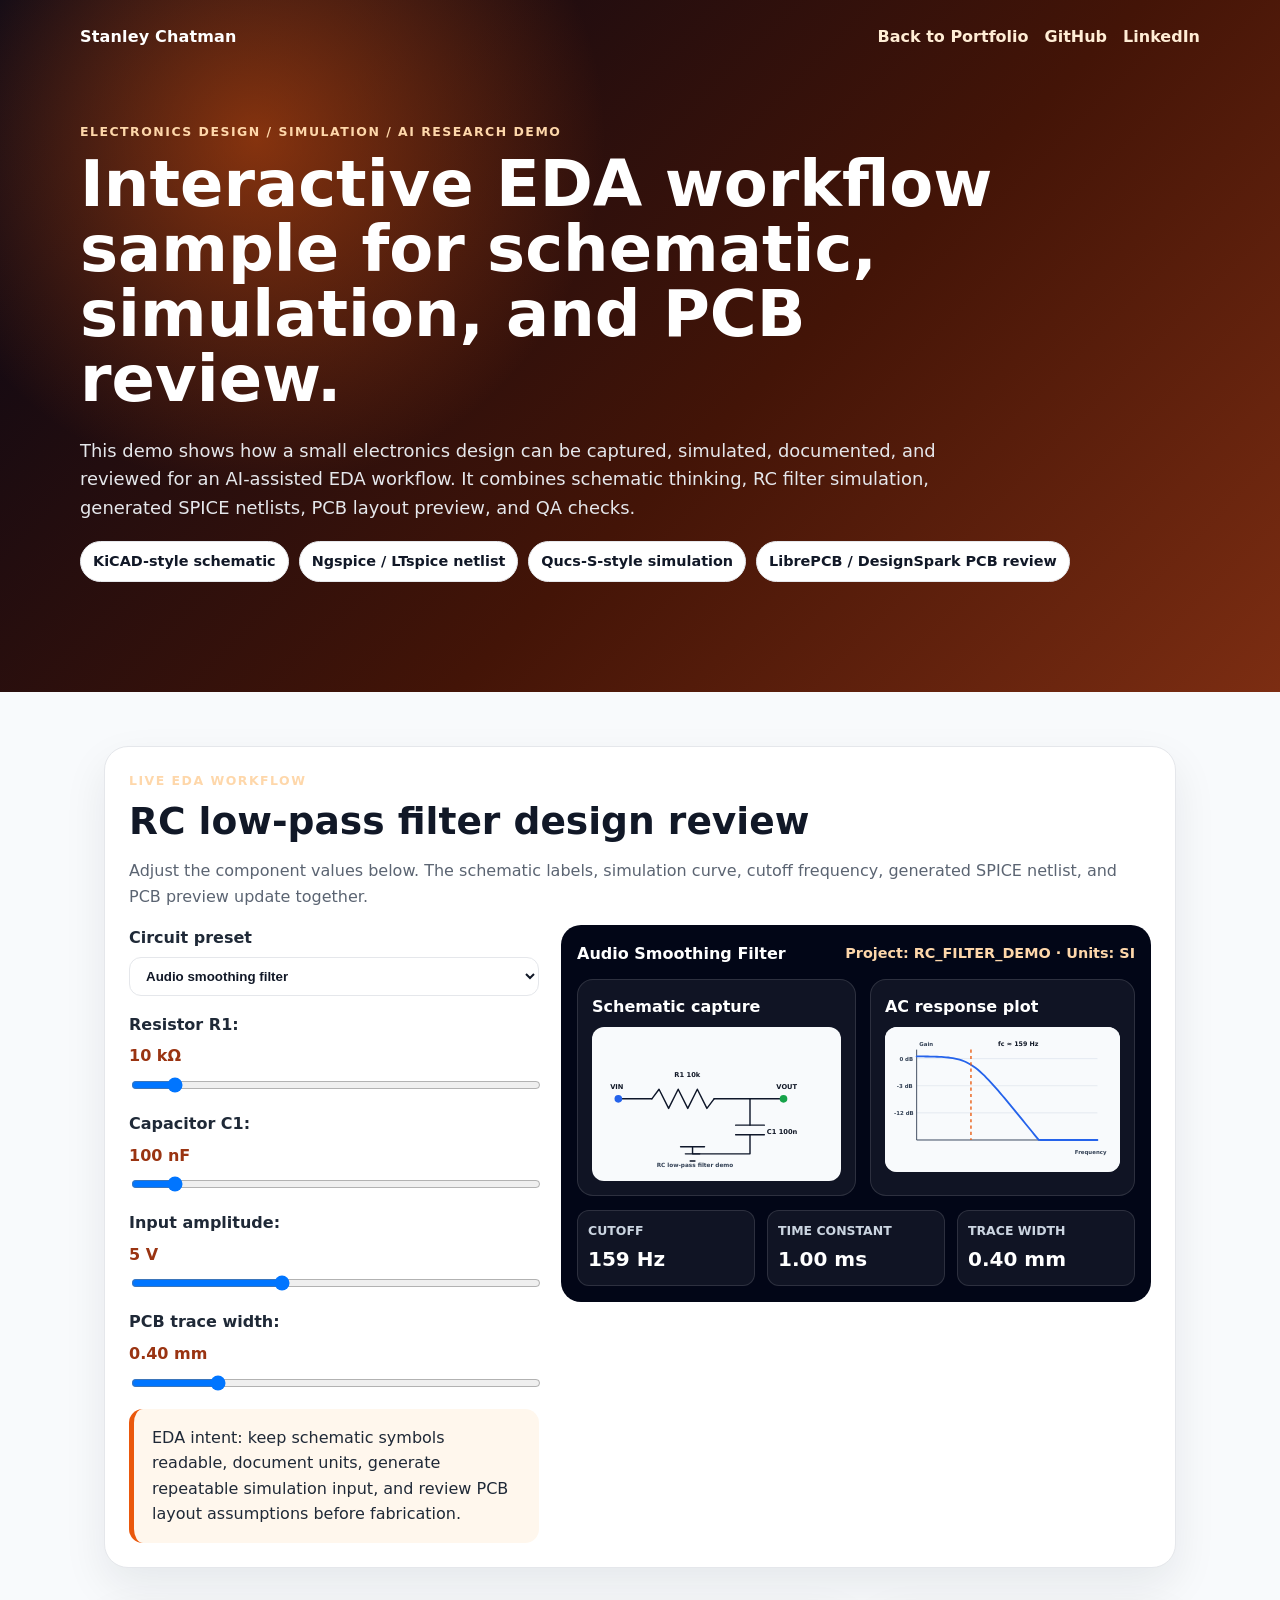
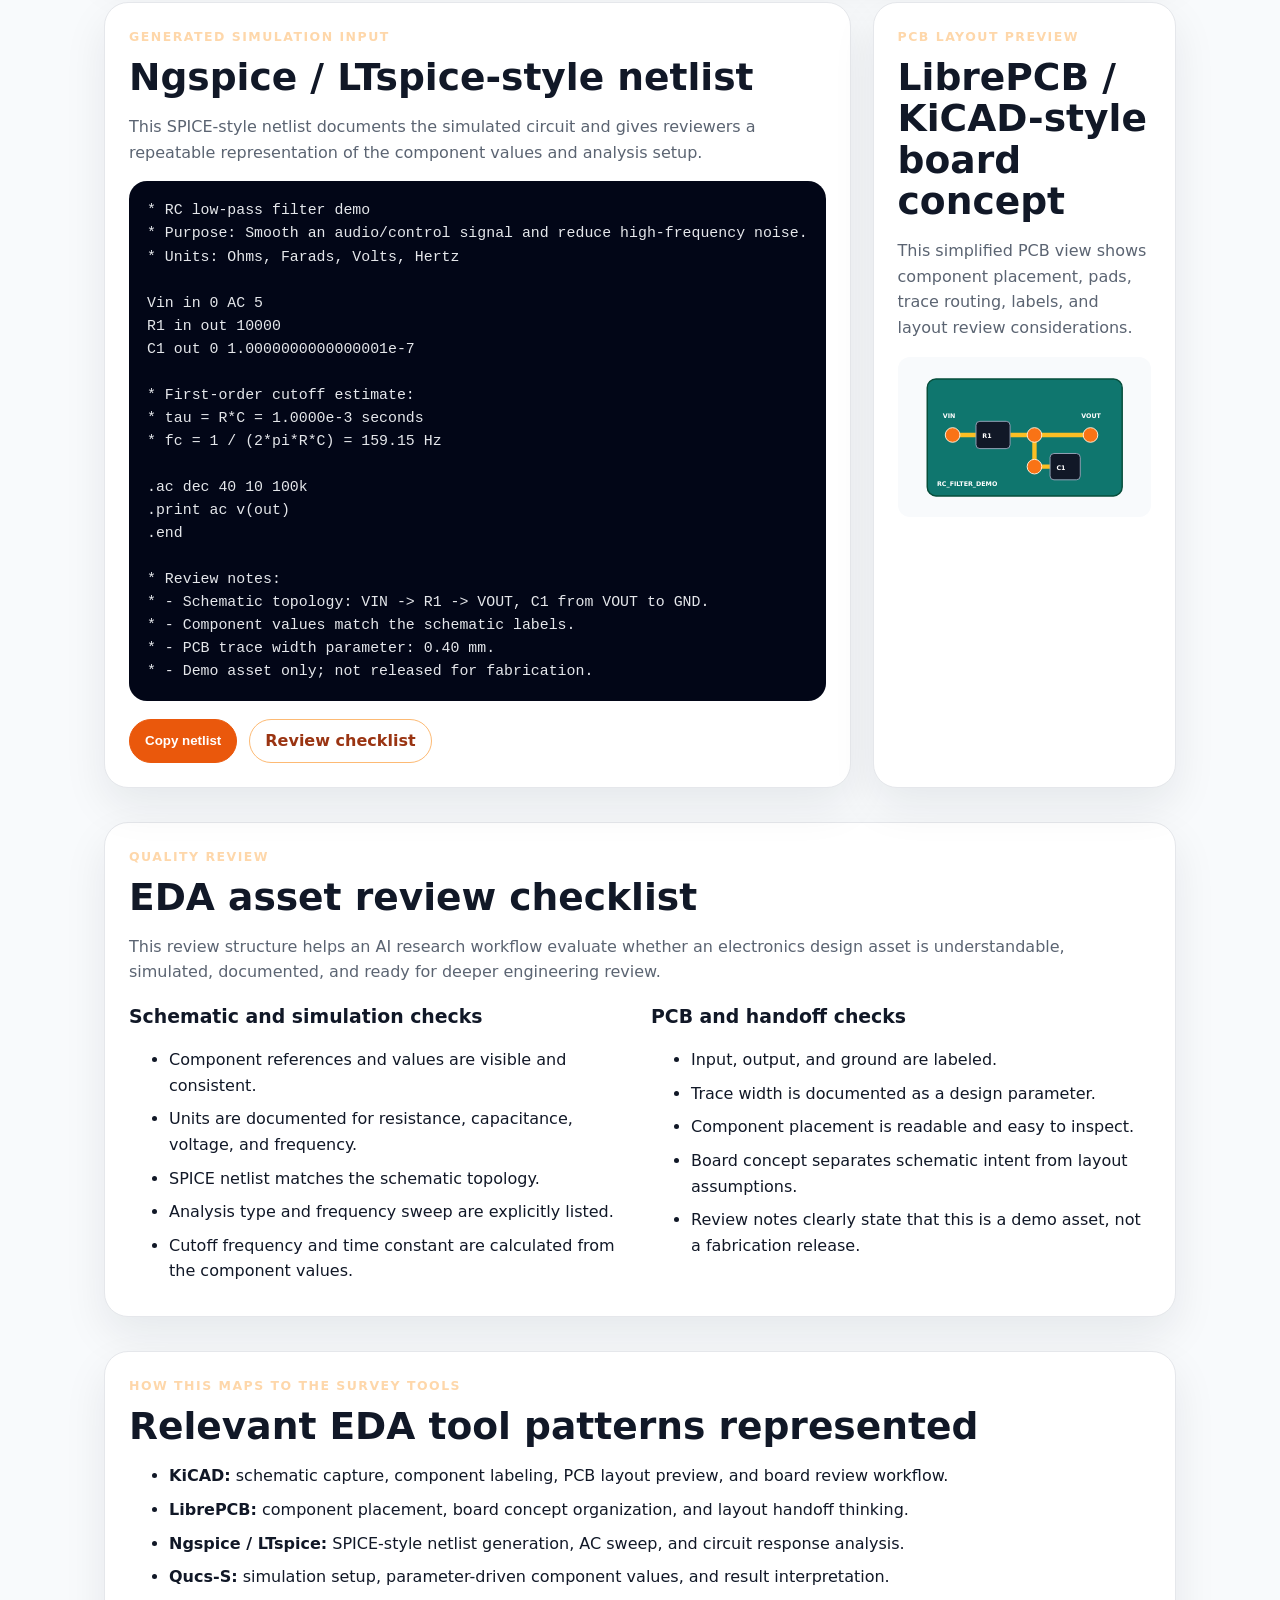
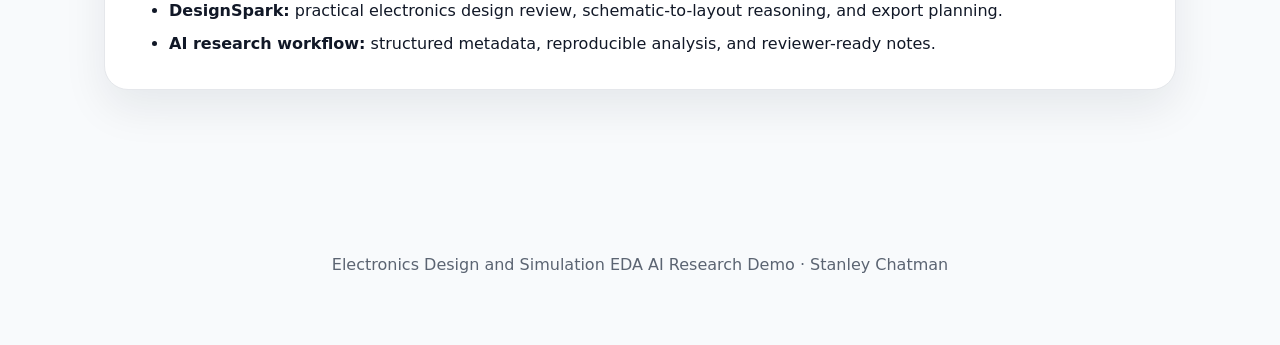
<file: eda-demo.html>
<!doctype html>
<html lang="en">
<head>
  <meta charset="utf-8" />
  <meta name="viewport" content="width=device-width, initial-scale=1" />
  <title>Electronics Design and Simulation EDA AI Research Demo | Stanley Chatman</title>
  <meta name="description" content="Interactive electronics design and simulation demo showing schematic capture, RC filter simulation, SPICE netlist generation, PCB preview, and EDA QA checks." />
  <style>
    :root {
      --bg: #0f172a;
      --card: #ffffff;
      --text: #111827;
      --muted: #5b6472;
      --line: #e5e7eb;
      --accent: #ea580c;
      --accent-dark: #9a3412;
      --soft: #fff7ed;
      --code: #020617;
      --board: #0f766e;
      --trace: #fbbf24;
      --copper: #f97316;
      --component: #1e293b;
      --signal: #2563eb;
    }

    * { box-sizing: border-box; }

    body {
      margin: 0;
      font-family: Inter, ui-sans-serif, system-ui, -apple-system, BlinkMacSystemFont, "Segoe UI", sans-serif;
      color: var(--text);
      background: #f8fafc;
      line-height: 1.6;
    }

    a {
      color: var(--accent-dark);
      font-weight: 750;
      text-decoration: none;
    }

    a:hover { text-decoration: underline; }

    header {
      color: white;
      background:
        radial-gradient(circle at 20% 20%, rgba(234, 88, 12, 0.52), transparent 30%),
        linear-gradient(135deg, #020617 0%, #431407 58%, #7c2d12 100%);
      padding: 24px;
    }

    nav {
      max-width: 1120px;
      margin: 0 auto;
      display: flex;
      align-items: center;
      justify-content: space-between;
      gap: 16px;
      flex-wrap: wrap;
    }

    .brand { font-weight: 850; letter-spacing: 0.01em; }

    .nav-links { display: flex; gap: 16px; flex-wrap: wrap; }

    .nav-links a,
    .nav-links a:link,
    .nav-links a:visited { color: #ffedd5; }

    .hero {
      max-width: 1120px;
      margin: 0 auto;
      padding: 72px 0 86px;
    }

    .eyebrow {
      color: #fed7aa;
      font-size: 0.78rem;
      font-weight: 850;
      letter-spacing: 0.12em;
      text-transform: uppercase;
      margin: 0 0 10px;
    }

    h1 {
      max-width: 1000px;
      font-size: clamp(2.2rem, 5vw, 4.7rem);
      line-height: 1.02;
      margin: 0;
    }

    .hero p.summary {
      max-width: 860px;
      color: #e5e7eb;
      font-size: 1.12rem;
      margin: 24px 0 0;
    }

    main {
      max-width: 1120px;
      margin: 0 auto;
      padding: 54px 24px 90px;
    }

    section { margin: 0 0 34px; }

    .card {
      background: var(--card);
      border: 1px solid var(--line);
      border-radius: 24px;
      padding: 24px;
      box-shadow: 0 18px 44px rgba(15, 23, 42, 0.08);
    }

    .grid {
      display: grid;
      grid-template-columns: 0.82fr 1.18fr;
      gap: 22px;
      align-items: start;
    }

    .two-col {
      display: grid;
      grid-template-columns: 1fr 1fr;
      gap: 22px;
    }

    h2 {
      margin: 0 0 12px;
      font-size: clamp(1.6rem, 3vw, 2.35rem);
      line-height: 1.1;
    }

    h3 {
      margin: 0 0 10px;
      font-size: 1.18rem;
    }

    p { color: var(--muted); }

    .tag-row {
      display: flex;
      flex-wrap: wrap;
      gap: 10px;
      margin-top: 18px;
    }

    .tag {
      border: 1px solid var(--line);
      background: white;
      color: #111827;
      border-radius: 999px;
      padding: 8px 12px;
      font-size: 0.9rem;
      font-weight: 750;
    }

    .controls { display: grid; gap: 16px; }

    label {
      display: grid;
      gap: 6px;
      font-weight: 750;
      color: #1f2937;
    }

    input[type="range"],
    select { width: 100%; }

    select {
      padding: 10px 12px;
      border: 1px solid var(--line);
      border-radius: 12px;
      background: #ffffff;
      color: #111827;
      font-weight: 700;
    }

    .value { color: var(--accent-dark); font-weight: 850; }

    .eda-shell {
      background: #020617;
      border-radius: 20px;
      padding: 16px;
      color: #e5e7eb;
    }

    .eda-header {
      display: flex;
      justify-content: space-between;
      gap: 12px;
      align-items: center;
      margin-bottom: 12px;
      flex-wrap: wrap;
    }

    .eda-title { font-weight: 850; color: #ffffff; }

    .eda-meta {
      color: #fed7aa;
      font-size: 0.9rem;
      font-weight: 800;
    }

    .workspace {
      display: grid;
      grid-template-columns: 1fr 0.95fr;
      gap: 14px;
    }

    .panel {
      background: rgba(255,255,255,0.06);
      border: 1px solid rgba(255,255,255,0.12);
      border-radius: 16px;
      padding: 14px;
      overflow: hidden;
    }

    .panel h3 {
      color: #ffffff;
      font-size: 1rem;
      margin-bottom: 8px;
    }

    svg {
      width: 100%;
      display: block;
      border-radius: 12px;
      background: #f8fafc;
    }

    .schematic-wire {
      fill: none;
      stroke: #0f172a;
      stroke-width: 3;
      stroke-linecap: round;
      stroke-linejoin: round;
    }

    .schematic-symbol {
      fill: none;
      stroke: #0f172a;
      stroke-width: 3;
      stroke-linecap: round;
      stroke-linejoin: round;
    }

    .schematic-text {
      fill: #111827;
      font-weight: 850;
      font-size: 14px;
    }

    .schematic-small {
      fill: #334155;
      font-weight: 750;
      font-size: 12px;
    }

    .plot-line {
      fill: none;
      stroke: var(--signal);
      stroke-width: 4;
      stroke-linecap: round;
    }

    .axis {
      stroke: #334155;
      stroke-width: 2;
    }

    .gridline {
      stroke: #cbd5e1;
      stroke-width: 1;
    }

    .pcb-board {
      fill: var(--board);
      stroke: #064e3b;
      stroke-width: 3;
    }

    .pcb-trace {
      fill: none;
      stroke: var(--trace);
      stroke-width: 9;
      stroke-linecap: round;
      stroke-linejoin: round;
    }

    .pad {
      fill: var(--copper);
      stroke: #ffedd5;
      stroke-width: 2;
    }

    .chip {
      fill: #111827;
      stroke: #94a3b8;
      stroke-width: 2;
    }

    .silk {
      fill: #ffffff;
      font-size: 13px;
      font-weight: 850;
    }

    .metrics {
      display: grid;
      grid-template-columns: repeat(3, 1fr);
      gap: 12px;
      margin-top: 14px;
    }

    .metric {
      background: rgba(255,255,255,0.06);
      border: 1px solid rgba(255,255,255,0.12);
      border-radius: 12px;
      padding: 10px;
    }

    .metric-name {
      color: #cbd5e1;
      font-size: 0.78rem;
      font-weight: 850;
    }

    .metric-value {
      color: #ffffff;
      font-size: 1.25rem;
      font-weight: 900;
      margin-top: 2px;
    }

    pre {
      margin: 0;
      background: var(--code);
      color: #e5e7eb;
      border-radius: 18px;
      padding: 18px;
      overflow-x: auto;
      font-size: 0.93rem;
      line-height: 1.55;
    }

    code { font-family: "Cascadia Code", "SFMono-Regular", Consolas, monospace; }

    .button-row {
      display: flex;
      flex-wrap: wrap;
      gap: 12px;
      margin-top: 18px;
    }

    button,
    .button,
    a.button,
    a.button:link,
    a.button:visited {
      appearance: none;
      border: 1px solid var(--accent);
      background: var(--accent);
      color: #ffffff;
      border-radius: 999px;
      padding: 11px 15px;
      font-weight: 800;
      cursor: pointer;
      display: inline-block;
      text-decoration: none;
      line-height: 1.2;
    }

    button:hover,
    .button:hover,
    a.button:hover {
      filter: brightness(0.96);
      text-decoration: none;
    }

    .button.secondary,
    a.button.secondary,
    a.button.secondary:link,
    a.button.secondary:visited {
      background: #ffffff;
      color: #9a3412;
      border: 1px solid #fdba74;
      text-decoration: none;
    }

    .button.secondary:hover,
    a.button.secondary:hover {
      background: #ffedd5;
      color: #111827;
      text-decoration: none;
    }

    .note {
      border-left: 5px solid var(--accent);
      background: #fff7ed;
      padding: 16px 18px;
      border-radius: 14px;
      color: #1f2937;
    }

    ul { margin-bottom: 0; }
    li { margin-bottom: 8px; }

    footer {
      text-align: center;
      color: #64748b;
      padding: 22px 24px 52px;
    }

    @media (max-width: 980px) {
      .grid,
      .two-col,
      .workspace {
        grid-template-columns: 1fr;
      }

      .hero { padding: 52px 0 66px; }

      .metrics { grid-template-columns: 1fr; }
    }
  </style>
</head>
<body>
  <header>
    <nav>
      <div class="brand">Stanley Chatman</div>
      <div class="nav-links">
        <a href="./">Back to Portfolio</a>
        <a href="https://github.com/stanchat">GitHub</a>
        <a href="https://www.linkedin.com/in/stanchatman/">LinkedIn</a>
      </div>
    </nav>

    <div class="hero">
      <p class="eyebrow">Electronics Design / Simulation / AI Research Demo</p>
      <h1>Interactive EDA workflow sample for schematic, simulation, and PCB review.</h1>
      <p class="summary">
        This demo shows how a small electronics design can be captured, simulated, documented,
        and reviewed for an AI-assisted EDA workflow. It combines schematic thinking,
        RC filter simulation, generated SPICE netlists, PCB layout preview, and QA checks.
      </p>
      <div class="tag-row">
        <span class="tag">KiCAD-style schematic</span>
        <span class="tag">Ngspice / LTspice netlist</span>
        <span class="tag">Qucs-S-style simulation</span>
        <span class="tag">LibrePCB / DesignSpark PCB review</span>
      </div>
    </div>
  </header>

  <main>
    <section class="card">
      <p class="eyebrow">Live EDA workflow</p>
      <h2>RC low-pass filter design review</h2>
      <p>
        Adjust the component values below. The schematic labels, simulation curve,
        cutoff frequency, generated SPICE netlist, and PCB preview update together.
      </p>

      <div class="grid">
        <div class="controls">
          <label>
            Circuit preset
            <select id="preset">
              <option value="audio">Audio smoothing filter</option>
              <option value="sensor">Sensor noise filter</option>
              <option value="pwm">PWM output filter</option>
              <option value="demo">General RC demo</option>
            </select>
          </label>

          <label>
            Resistor R1: <span class="value"><span id="resistorValue">10</span> kΩ</span>
            <input id="resistor" type="range" min="1" max="100" value="10" step="1" />
          </label>

          <label>
            Capacitor C1: <span class="value"><span id="capacitorValue">100</span> nF</span>
            <input id="capacitor" type="range" min="10" max="1000" value="100" step="10" />
          </label>

          <label>
            Input amplitude: <span class="value"><span id="amplitudeValue">5</span> V</span>
            <input id="amplitude" type="range" min="1" max="12" value="5" step="1" />
          </label>

          <label>
            PCB trace width: <span class="value"><span id="traceValue">0.40</span> mm</span>
            <input id="trace" type="range" min="20" max="120" value="40" step="5" />
          </label>

          <div class="note">
            EDA intent: keep schematic symbols readable, document units, generate repeatable simulation input,
            and review PCB layout assumptions before fabrication.
          </div>
        </div>

        <div class="eda-shell">
          <div class="eda-header">
            <div class="eda-title" id="edaTitle">Audio Smoothing Filter</div>
            <div class="eda-meta">Project: RC_FILTER_DEMO · Units: SI</div>
          </div>

          <div class="workspace">
            <div class="panel">
              <h3>Schematic capture</h3>
              <svg id="schematicSvg" viewBox="0 0 520 320" role="img" aria-label="RC low pass filter schematic">
                <path class="schematic-wire" d="M55 150 L125 150"></path>
                <path id="resistorSymbol" class="schematic-symbol" d="M125 150 L140 130 L160 170 L180 130 L200 170 L220 130 L240 170 L255 150"></path>
                <path class="schematic-wire" d="M255 150 L330 150"></path>
                <path class="schematic-wire" d="M330 150 L400 150"></path>
                <path class="schematic-wire" d="M330 150 L330 205"></path>
                <path class="schematic-symbol" d="M300 205 L360 205 M300 225 L360 225"></path>
                <path class="schematic-wire" d="M330 225 L330 265 L210 265 L210 250"></path>
                <path class="schematic-symbol" d="M185 250 L235 250 M195 265 L225 265 M205 280 L215 280"></path>
                <circle cx="55" cy="150" r="8" fill="#2563eb"></circle>
                <circle cx="400" cy="150" r="8" fill="#16a34a"></circle>
                <text class="schematic-text" x="38" y="130">VIN</text>
                <text class="schematic-text" x="385" y="130">VOUT</text>
                <text class="schematic-text" x="172" y="105" id="rLabel">R1 10k</text>
                <text class="schematic-text" x="365" y="223" id="cLabel">C1 100n</text>
                <text class="schematic-small" x="135" y="292">RC low-pass filter demo</text>
              </svg>
            </div>

            <div class="panel">
              <h3>AC response plot</h3>
              <svg id="plotSvg" viewBox="0 0 520 320" role="img" aria-label="Frequency response plot">
                <rect x="0" y="0" width="520" height="320" fill="#f8fafc"></rect>
                <line class="gridline" x1="70" y1="70" x2="470" y2="70"></line>
                <line class="gridline" x1="70" y1="130" x2="470" y2="130"></line>
                <line class="gridline" x1="70" y1="190" x2="470" y2="190"></line>
                <line class="gridline" x1="70" y1="250" x2="470" y2="250"></line>
                <line class="axis" x1="70" y1="250" x2="470" y2="250"></line>
                <line class="axis" x1="70" y1="50" x2="70" y2="250"></line>
                <path id="responsePath" class="plot-line" d=""></path>
                <line id="cutoffLine" x1="220" y1="50" x2="220" y2="250" stroke="#ea580c" stroke-width="3" stroke-dasharray="7 7"></line>
                <text class="schematic-small" x="76" y="42">Gain</text>
                <text class="schematic-small" x="420" y="280">Frequency</text>
                <text class="schematic-text" x="250" y="42" id="cutoffLabel">fc ≈ 159 Hz</text>
                <text class="schematic-small" x="32" y="75">0 dB</text>
                <text class="schematic-small" x="26" y="135">-3 dB</text>
                <text class="schematic-small" x="20" y="195">-12 dB</text>
              </svg>
            </div>
          </div>

          <div class="metrics">
            <div class="metric">
              <div class="metric-name">CUTOFF</div>
              <div class="metric-value" id="cutoffMetric">159 Hz</div>
            </div>
            <div class="metric">
              <div class="metric-name">TIME CONSTANT</div>
              <div class="metric-value" id="tauMetric">1.00 ms</div>
            </div>
            <div class="metric">
              <div class="metric-name">TRACE WIDTH</div>
              <div class="metric-value" id="traceMetric">0.40 mm</div>
            </div>
          </div>
        </div>
      </div>
    </section>

    <section class="two-col">
      <div class="card">
        <p class="eyebrow">Generated simulation input</p>
        <h2>Ngspice / LTspice-style netlist</h2>
        <p>
          This SPICE-style netlist documents the simulated circuit and gives reviewers a repeatable
          representation of the component values and analysis setup.
        </p>
        <pre><code id="spiceCode"></code></pre>
        <div class="button-row">
          <button id="copySpice" type="button">Copy netlist</button>
          <a class="button secondary" href="#review">Review checklist</a>
        </div>
      </div>

      <div class="card">
        <p class="eyebrow">PCB layout preview</p>
        <h2>LibrePCB / KiCAD-style board concept</h2>
        <p>
          This simplified PCB view shows component placement, pads, trace routing, labels,
          and layout review considerations.
        </p>
        <svg id="pcbSvg" viewBox="0 0 520 330" role="img" aria-label="PCB layout preview">
          <rect class="pcb-board" x="60" y="45" width="400" height="240" rx="18"></rect>
          <path id="pcbTrace1" class="pcb-trace" d="M112 160 L195 160 L280 160 L395 160"></path>
          <path id="pcbTrace2" class="pcb-trace" d="M280 160 L280 225 L342 225"></path>

          <circle class="pad" cx="112" cy="160" r="15"></circle>
          <circle class="pad" cx="195" cy="160" r="15"></circle>
          <circle class="pad" cx="280" cy="160" r="15"></circle>
          <circle class="pad" cx="395" cy="160" r="15"></circle>
          <circle class="pad" cx="280" cy="225" r="15"></circle>
          <circle class="pad" cx="342" cy="225" r="15"></circle>

          <rect class="chip" x="160" y="132" width="70" height="56" rx="8"></rect>
          <rect class="chip" x="312" y="198" width="62" height="54" rx="8"></rect>

          <text class="silk" x="92" y="125">VIN</text>
          <text class="silk" x="376" y="125">VOUT</text>
          <text class="silk" x="173" y="166">R1</text>
          <text class="silk" x="325" y="232">C1</text>
          <text class="silk" x="80" y="265">RC_FILTER_DEMO</text>
        </svg>
      </div>
    </section>

    <section id="review" class="card">
      <p class="eyebrow">Quality review</p>
      <h2>EDA asset review checklist</h2>
      <p>
        This review structure helps an AI research workflow evaluate whether an electronics design
        asset is understandable, simulated, documented, and ready for deeper engineering review.
      </p>

      <div class="two-col">
        <div>
          <h3>Schematic and simulation checks</h3>
          <ul>
            <li>Component references and values are visible and consistent.</li>
            <li>Units are documented for resistance, capacitance, voltage, and frequency.</li>
            <li>SPICE netlist matches the schematic topology.</li>
            <li>Analysis type and frequency sweep are explicitly listed.</li>
            <li>Cutoff frequency and time constant are calculated from the component values.</li>
          </ul>
        </div>

        <div>
          <h3>PCB and handoff checks</h3>
          <ul>
            <li>Input, output, and ground are labeled.</li>
            <li>Trace width is documented as a design parameter.</li>
            <li>Component placement is readable and easy to inspect.</li>
            <li>Board concept separates schematic intent from layout assumptions.</li>
            <li>Review notes clearly state that this is a demo asset, not a fabrication release.</li>
          </ul>
        </div>
      </div>
    </section>

    <section class="card">
      <p class="eyebrow">How this maps to the survey tools</p>
      <h2>Relevant EDA tool patterns represented</h2>
      <ul>
        <li><strong>KiCAD:</strong> schematic capture, component labeling, PCB layout preview, and board review workflow.</li>
        <li><strong>LibrePCB:</strong> component placement, board concept organization, and layout handoff thinking.</li>
        <li><strong>Ngspice / LTspice:</strong> SPICE-style netlist generation, AC sweep, and circuit response analysis.</li>
        <li><strong>Qucs-S:</strong> simulation setup, parameter-driven component values, and result interpretation.</li>
        <li><strong>DesignSpark:</strong> practical electronics design review, schematic-to-layout reasoning, and export planning.</li>
        <li><strong>AI research workflow:</strong> structured metadata, reproducible analysis, and reviewer-ready notes.</li>
      </ul>
    </section>
  </main>

  <footer>
    <p>Electronics Design and Simulation EDA AI Research Demo · Stanley Chatman</p>
  </footer>

  <script>
    const preset = document.getElementById("preset");
    const resistor = document.getElementById("resistor");
    const capacitor = document.getElementById("capacitor");
    const amplitude = document.getElementById("amplitude");
    const trace = document.getElementById("trace");

    const resistorValue = document.getElementById("resistorValue");
    const capacitorValue = document.getElementById("capacitorValue");
    const amplitudeValue = document.getElementById("amplitudeValue");
    const traceValue = document.getElementById("traceValue");

    const edaTitle = document.getElementById("edaTitle");
    const rLabel = document.getElementById("rLabel");
    const cLabel = document.getElementById("cLabel");
    const cutoffLabel = document.getElementById("cutoffLabel");
    const cutoffMetric = document.getElementById("cutoffMetric");
    const tauMetric = document.getElementById("tauMetric");
    const traceMetric = document.getElementById("traceMetric");
    const responsePath = document.getElementById("responsePath");
    const cutoffLine = document.getElementById("cutoffLine");
    const pcbTrace1 = document.getElementById("pcbTrace1");
    const pcbTrace2 = document.getElementById("pcbTrace2");
    const spiceCode = document.getElementById("spiceCode");

    const presetMap = {
      audio: { title: "Audio Smoothing Filter", purpose: "Smooth an audio/control signal and reduce high-frequency noise." },
      sensor: { title: "Sensor Noise Filter", purpose: "Reduce sensor noise before ADC sampling." },
      pwm: { title: "PWM Output Filter", purpose: "Convert a PWM-like signal into a smoother analog output." },
      demo: { title: "General RC Demo", purpose: "Demonstrate first-order RC low-pass behavior." }
    };

    function formatHz(value) {
      if (value >= 1000) return (value / 1000).toFixed(value >= 10000 ? 1 : 2) + " kHz";
      return Math.round(value) + " Hz";
    }

    function formatTau(seconds) {
      if (seconds >= 1) return seconds.toFixed(2) + " s";
      if (seconds >= 0.001) return (seconds * 1000).toFixed(2) + " ms";
      return (seconds * 1000000).toFixed(1) + " µs";
    }

    function renderResponsePath(fc) {
      const points = [];
      const minF = 10;
      const maxF = 100000;
      const x0 = 70;
      const y0 = 250;
      const width = 400;
      const height = 185;

      for (let i = 0; i <= 80; i++) {
        const t = i / 80;
        const f = minF * Math.pow(maxF / minF, t);
        const gain = 1 / Math.sqrt(1 + Math.pow(f / fc, 2));
        const db = 20 * Math.log10(gain);
        const clampedDb = Math.max(-30, Math.min(0, db));
        const x = x0 + t * width;
        const y = y0 - ((clampedDb + 30) / 30) * height;
        points.push(`${i === 0 ? "M" : "L"}${x.toFixed(1)} ${y.toFixed(1)}`);
      }

      responsePath.setAttribute("d", points.join(" "));

      const logMin = Math.log10(minF);
      const logMax = Math.log10(maxF);
      const cutoffT = (Math.log10(fc) - logMin) / (logMax - logMin);
      const cutoffX = x0 + Math.max(0, Math.min(1, cutoffT)) * width;
      cutoffLine.setAttribute("x1", cutoffX);
      cutoffLine.setAttribute("x2", cutoffX);
    }

    function render() {
      const rK = Number(resistor.value);
      const cN = Number(capacitor.value);
      const vIn = Number(amplitude.value);
      const traceMm = Number(trace.value) / 100;
      const rOhms = rK * 1000;
      const cFarads = cN * 1e-9;
      const tau = rOhms * cFarads;
      const fc = 1 / (2 * Math.PI * tau);
      const selected = presetMap[preset.value];

      resistorValue.textContent = rK;
      capacitorValue.textContent = cN;
      amplitudeValue.textContent = vIn;
      traceValue.textContent = traceMm.toFixed(2);

      edaTitle.textContent = selected.title;
      rLabel.textContent = `R1 ${rK}k`;
      cLabel.textContent = `C1 ${cN}n`;
      cutoffLabel.textContent = `fc ≈ ${formatHz(fc)}`;
      cutoffMetric.textContent = formatHz(fc);
      tauMetric.textContent = formatTau(tau);
      traceMetric.textContent = traceMm.toFixed(2) + " mm";

      renderResponsePath(fc);

      const traceWidth = Math.max(4, Math.min(18, traceMm * 18));
      pcbTrace1.setAttribute("stroke-width", traceWidth);
      pcbTrace2.setAttribute("stroke-width", traceWidth);

      spiceCode.textContent = `* RC low-pass filter demo
* Purpose: ${selected.purpose}
* Units: Ohms, Farads, Volts, Hertz

Vin in 0 AC ${vIn}
R1 in out ${rOhms}
C1 out 0 ${cFarads}

* First-order cutoff estimate:
* tau = R*C = ${tau.toExponential(4)} seconds
* fc = 1 / (2*pi*R*C) = ${fc.toFixed(2)} Hz

.ac dec 40 10 100k
.print ac v(out)
.end

* Review notes:
* - Schematic topology: VIN -> R1 -> VOUT, C1 from VOUT to GND.
* - Component values match the schematic labels.
* - PCB trace width parameter: ${traceMm.toFixed(2)} mm.
* - Demo asset only; not released for fabrication.`;
    }

    [preset, resistor, capacitor, amplitude, trace].forEach((control) => {
      control.addEventListener("input", render);
      control.addEventListener("change", render);
    });

    document.getElementById("copySpice").addEventListener("click", async () => {
      try {
        await navigator.clipboard.writeText(spiceCode.textContent);
        document.getElementById("copySpice").textContent = "Copied";
        setTimeout(() => {
          document.getElementById("copySpice").textContent = "Copy netlist";
        }, 1400);
      } catch (error) {
        alert("Copy failed. You can still select the code manually.");
      }
    });

    render();
  </script>
</body>
</html>
</file>
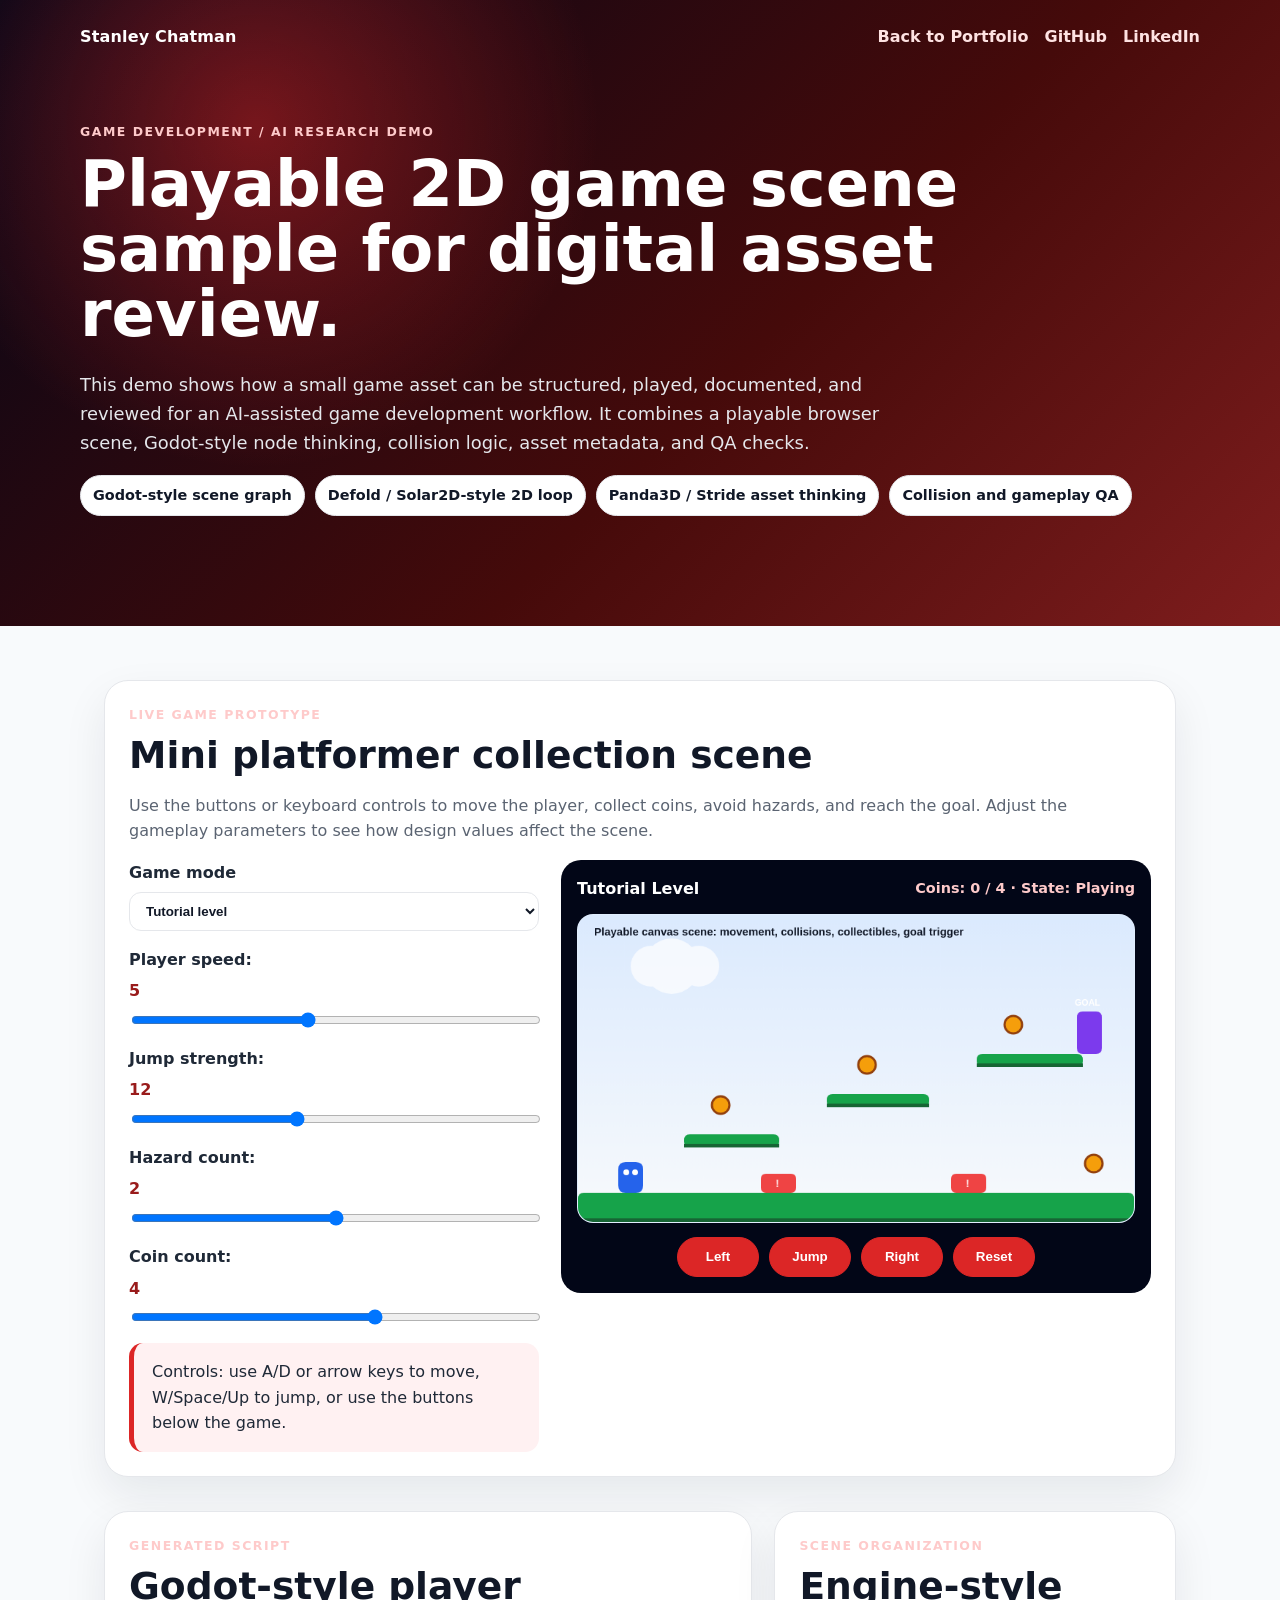
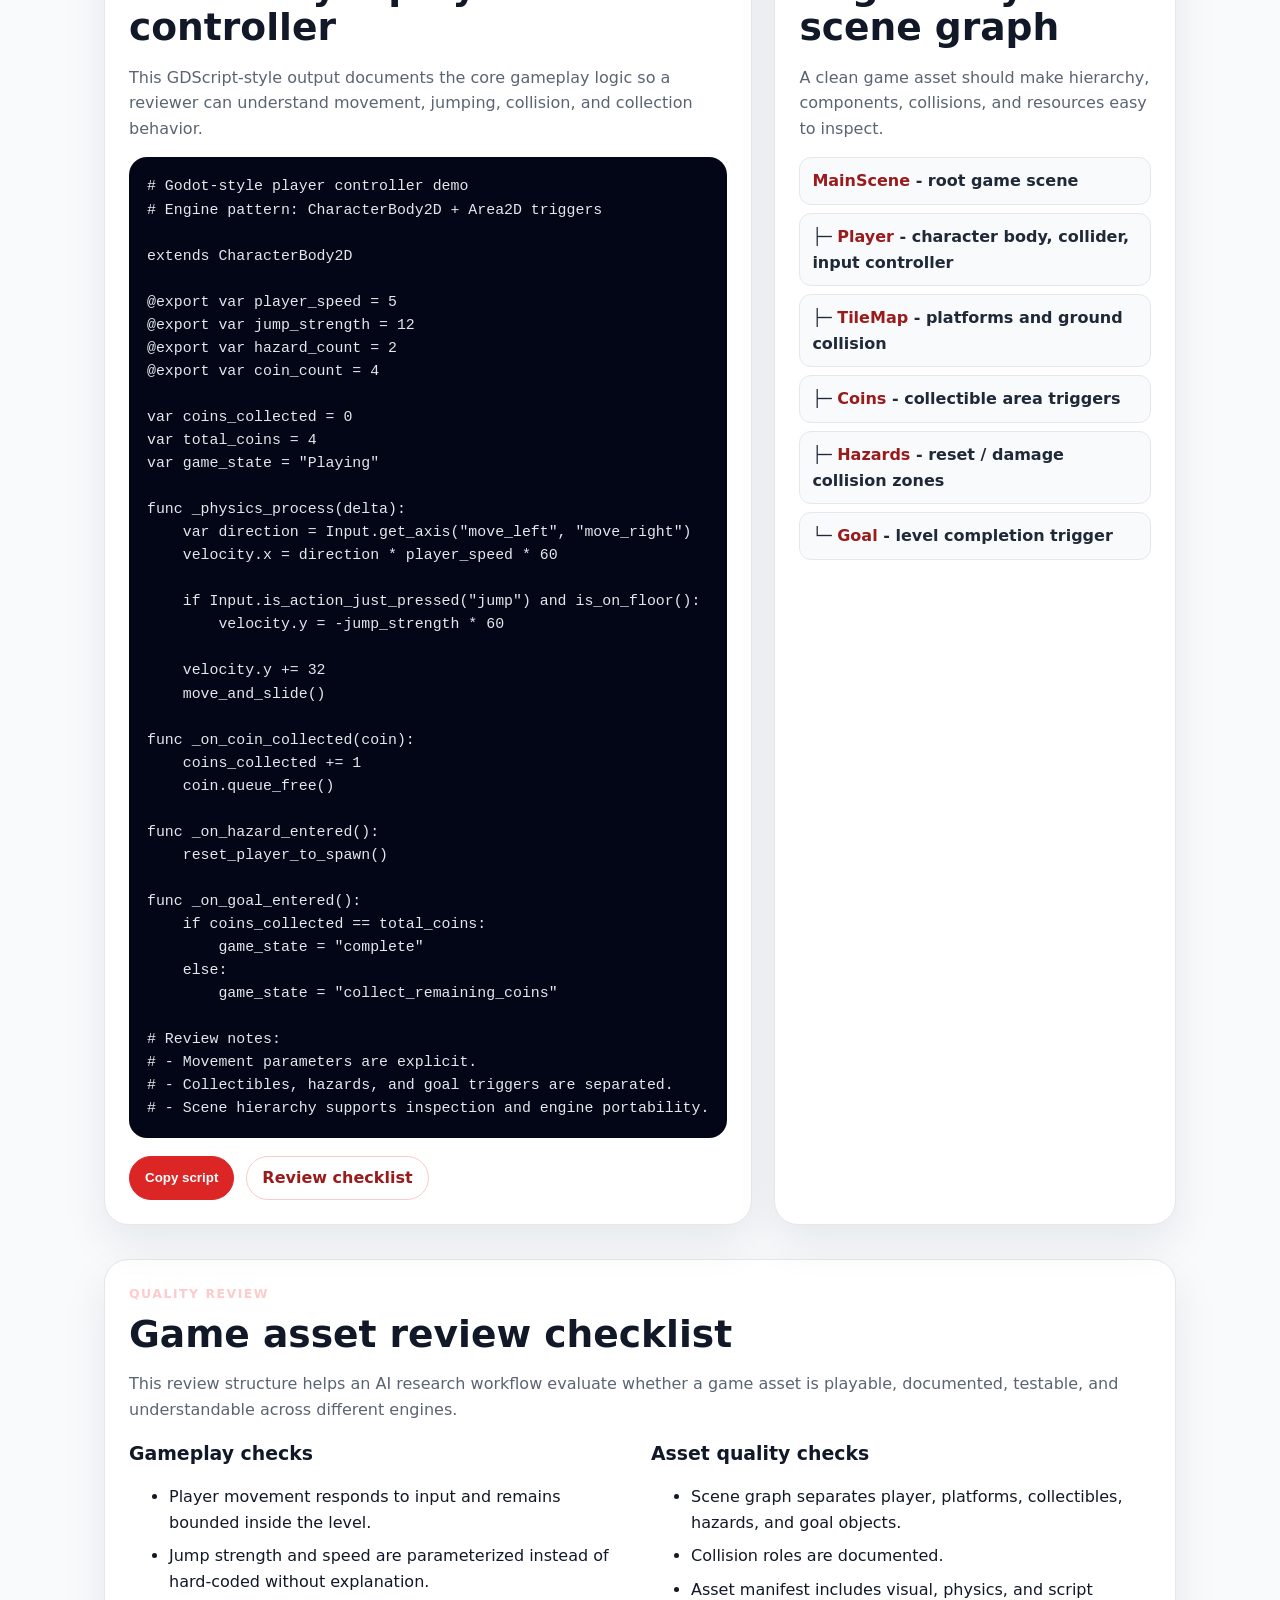
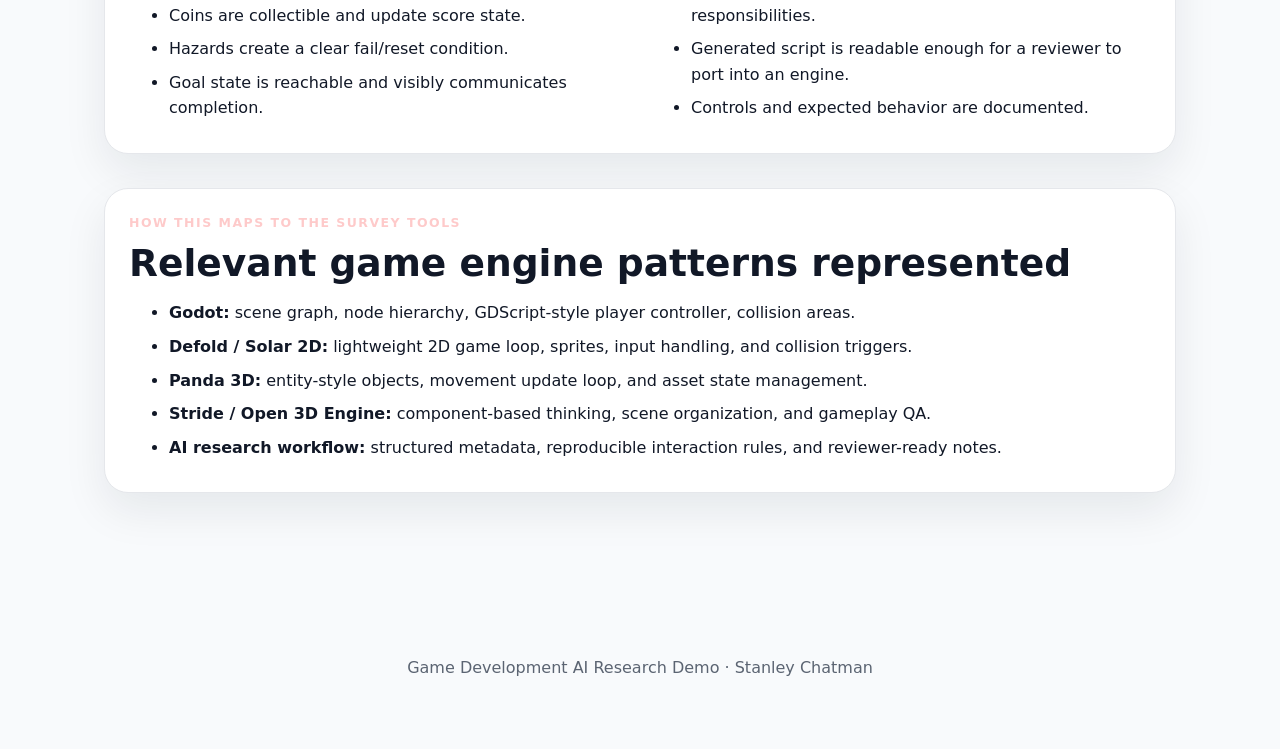
<file: game-dev-demo.html>
<!doctype html>
<html lang="en">
<head>
  <meta charset="utf-8" />
  <meta name="viewport" content="width=device-width, initial-scale=1" />
  <title>Game Development AI Research Demo | Stanley Chatman</title>
  <meta name="description" content="Interactive game development demo showing a playable 2D scene, scene graph, collision logic, asset manifest, and engine-style scripting." />
  <style>
    :root {
      --bg: #0f172a;
      --card: #ffffff;
      --text: #111827;
      --muted: #5b6472;
      --line: #e5e7eb;
      --accent: #dc2626;
      --accent-dark: #991b1b;
      --soft: #fff1f2;
      --code: #020617;
      --sky: #dbeafe;
      --ground: #16a34a;
      --player: #2563eb;
      --coin: #f59e0b;
      --hazard: #ef4444;
      --goal: #7c3aed;
    }

    * {
      box-sizing: border-box;
    }

    body {
      margin: 0;
      font-family: Inter, ui-sans-serif, system-ui, -apple-system, BlinkMacSystemFont, "Segoe UI", sans-serif;
      color: var(--text);
      background: #f8fafc;
      line-height: 1.6;
    }

    a {
      color: var(--accent-dark);
      font-weight: 750;
      text-decoration: none;
    }

    a:hover {
      text-decoration: underline;
    }

    header {
      color: white;
      background:
        radial-gradient(circle at 20% 20%, rgba(220, 38, 38, 0.48), transparent 30%),
        linear-gradient(135deg, #020617 0%, #450a0a 58%, #7f1d1d 100%);
      padding: 24px;
    }

    nav {
      max-width: 1120px;
      margin: 0 auto;
      display: flex;
      align-items: center;
      justify-content: space-between;
      gap: 16px;
      flex-wrap: wrap;
    }

    .brand {
      font-weight: 850;
      letter-spacing: 0.01em;
    }

    .nav-links {
      display: flex;
      gap: 16px;
      flex-wrap: wrap;
    }

    .nav-links a,
    .nav-links a:link,
    .nav-links a:visited {
      color: #fee2e2;
    }

    .hero {
      max-width: 1120px;
      margin: 0 auto;
      padding: 72px 0 86px;
    }

    .eyebrow {
      color: #fecaca;
      font-size: 0.78rem;
      font-weight: 850;
      letter-spacing: 0.12em;
      text-transform: uppercase;
      margin: 0 0 10px;
    }

    h1 {
      max-width: 980px;
      font-size: clamp(2.2rem, 5vw, 4.7rem);
      line-height: 1.02;
      margin: 0;
    }

    .hero p.summary {
      max-width: 840px;
      color: #e5e7eb;
      font-size: 1.12rem;
      margin: 24px 0 0;
    }

    main {
      max-width: 1120px;
      margin: 0 auto;
      padding: 54px 24px 90px;
    }

    section {
      margin: 0 0 34px;
    }

    .card {
      background: var(--card);
      border: 1px solid var(--line);
      border-radius: 24px;
      padding: 24px;
      box-shadow: 0 18px 44px rgba(15, 23, 42, 0.08);
    }

    .grid {
      display: grid;
      grid-template-columns: 0.82fr 1.18fr;
      gap: 22px;
      align-items: start;
    }

    .two-col {
      display: grid;
      grid-template-columns: 1fr 1fr;
      gap: 22px;
    }

    h2 {
      margin: 0 0 12px;
      font-size: clamp(1.6rem, 3vw, 2.35rem);
      line-height: 1.1;
    }

    h3 {
      margin: 0 0 10px;
      font-size: 1.18rem;
    }

    p {
      color: var(--muted);
    }

    .tag-row {
      display: flex;
      flex-wrap: wrap;
      gap: 10px;
      margin-top: 18px;
    }

    .tag {
      border: 1px solid var(--line);
      background: white;
      color: #111827;
      border-radius: 999px;
      padding: 8px 12px;
      font-size: 0.9rem;
      font-weight: 750;
    }

    .controls {
      display: grid;
      gap: 16px;
    }

    label {
      display: grid;
      gap: 6px;
      font-weight: 750;
      color: #1f2937;
    }

    input[type="range"],
    select {
      width: 100%;
    }

    select {
      padding: 10px 12px;
      border: 1px solid var(--line);
      border-radius: 12px;
      background: #ffffff;
      color: #111827;
      font-weight: 700;
    }

    .value {
      color: var(--accent-dark);
      font-weight: 850;
    }

    .game-shell {
      background: #020617;
      border-radius: 20px;
      padding: 16px;
      color: #e5e7eb;
    }

    .game-header {
      display: flex;
      justify-content: space-between;
      gap: 12px;
      align-items: center;
      margin-bottom: 12px;
      flex-wrap: wrap;
    }

    .game-title {
      font-weight: 850;
      color: #ffffff;
    }

    .game-stats {
      color: #fecaca;
      font-size: 0.9rem;
      font-weight: 800;
    }

    canvas {
      width: 100%;
      height: auto;
      border-radius: 16px;
      background: var(--sky);
      border: 1px solid rgba(255,255,255,0.16);
      display: block;
    }

    .control-row {
      display: flex;
      flex-wrap: wrap;
      gap: 10px;
      margin-top: 14px;
      justify-content: center;
    }

    .small-button {
      min-width: 82px;
    }

    .scene-list {
      display: grid;
      gap: 8px;
      margin-top: 12px;
    }

    .node {
      border: 1px solid var(--line);
      background: #f8fafc;
      border-radius: 12px;
      padding: 10px 12px;
      font-weight: 750;
      color: #1f2937;
    }

    .node span {
      color: var(--accent-dark);
      font-weight: 900;
    }

    pre {
      margin: 0;
      background: var(--code);
      color: #e5e7eb;
      border-radius: 18px;
      padding: 18px;
      overflow-x: auto;
      font-size: 0.93rem;
      line-height: 1.55;
    }

    code {
      font-family: "Cascadia Code", "SFMono-Regular", Consolas, monospace;
    }

    .button-row {
      display: flex;
      flex-wrap: wrap;
      gap: 12px;
      margin-top: 18px;
    }

    button,
    .button,
    a.button,
    a.button:link,
    a.button:visited {
      appearance: none;
      border: 1px solid var(--accent);
      background: var(--accent);
      color: #ffffff;
      border-radius: 999px;
      padding: 11px 15px;
      font-weight: 800;
      cursor: pointer;
      display: inline-block;
      text-decoration: none;
      line-height: 1.2;
    }

    button:hover,
    .button:hover,
    a.button:hover {
      filter: brightness(0.96);
      text-decoration: none;
    }

    .button.secondary,
    a.button.secondary,
    a.button.secondary:link,
    a.button.secondary:visited {
      background: #ffffff;
      color: #991b1b;
      border: 1px solid #fecaca;
      text-decoration: none;
    }

    .button.secondary:hover,
    a.button.secondary:hover {
      background: #fee2e2;
      color: #111827;
      text-decoration: none;
    }

    .note {
      border-left: 5px solid var(--accent);
      background: #fff1f2;
      padding: 16px 18px;
      border-radius: 14px;
      color: #1f2937;
    }

    ul {
      margin-bottom: 0;
    }

    li {
      margin-bottom: 8px;
    }

    footer {
      text-align: center;
      color: #64748b;
      padding: 22px 24px 52px;
    }

    @media (max-width: 900px) {
      .grid,
      .two-col {
        grid-template-columns: 1fr;
      }

      .hero {
        padding: 52px 0 66px;
      }
    }
  </style>
</head>
<body>
  <header>
    <nav>
      <div class="brand">Stanley Chatman</div>
      <div class="nav-links">
        <a href="./">Back to Portfolio</a>
        <a href="https://github.com/stanchat">GitHub</a>
        <a href="https://www.linkedin.com/in/stanchatman/">LinkedIn</a>
      </div>
    </nav>

    <div class="hero">
      <p class="eyebrow">Game Development / AI Research Demo</p>
      <h1>Playable 2D game scene sample for digital asset review.</h1>
      <p class="summary">
        This demo shows how a small game asset can be structured, played, documented,
        and reviewed for an AI-assisted game development workflow. It combines a playable
        browser scene, Godot-style node thinking, collision logic, asset metadata, and QA checks.
      </p>
      <div class="tag-row">
        <span class="tag">Godot-style scene graph</span>
        <span class="tag">Defold / Solar2D-style 2D loop</span>
        <span class="tag">Panda3D / Stride asset thinking</span>
        <span class="tag">Collision and gameplay QA</span>
      </div>
    </div>
  </header>

  <main>
    <section class="card">
      <p class="eyebrow">Live game prototype</p>
      <h2>Mini platformer collection scene</h2>
      <p>
        Use the buttons or keyboard controls to move the player, collect coins, avoid hazards,
        and reach the goal. Adjust the gameplay parameters to see how design values affect the scene.
      </p>

      <div class="grid">
        <div class="controls">
          <label>
            Game mode
            <select id="gameMode">
              <option value="tutorial">Tutorial level</option>
              <option value="arcade">Arcade challenge</option>
              <option value="puzzle">Puzzle platformer</option>
              <option value="speed">Speedrun test</option>
            </select>
          </label>

          <label>
            Player speed: <span class="value"><span id="speedValue">5</span></span>
            <input id="speed" type="range" min="2" max="9" value="5" step="1" />
          </label>

          <label>
            Jump strength: <span class="value"><span id="jumpValue">12</span></span>
            <input id="jump" type="range" min="8" max="18" value="12" step="1" />
          </label>

          <label>
            Hazard count: <span class="value"><span id="hazardValue">2</span></span>
            <input id="hazards" type="range" min="0" max="4" value="2" step="1" />
          </label>

          <label>
            Coin count: <span class="value"><span id="coinValue">4</span></span>
            <input id="coins" type="range" min="1" max="6" value="4" step="1" />
          </label>

          <div class="note">
            Controls: use A/D or arrow keys to move, W/Space/Up to jump, or use the buttons below the game.
          </div>
        </div>

        <div class="game-shell">
          <div class="game-header">
            <div class="game-title" id="gameTitle">Tutorial Level</div>
            <div class="game-stats" id="gameStats">Coins: 0 / 4 · State: Playing</div>
          </div>

          <canvas id="gameCanvas" width="760" height="420" aria-label="Playable 2D game prototype"></canvas>

          <div class="control-row">
            <button class="small-button" id="leftBtn" type="button">Left</button>
            <button class="small-button" id="jumpBtn" type="button">Jump</button>
            <button class="small-button" id="rightBtn" type="button">Right</button>
            <button class="small-button" id="resetBtn" type="button">Reset</button>
          </div>
        </div>
      </div>
    </section>

    <section class="two-col">
      <div class="card">
        <p class="eyebrow">Generated script</p>
        <h2>Godot-style player controller</h2>
        <p>
          This GDScript-style output documents the core gameplay logic so a reviewer can
          understand movement, jumping, collision, and collection behavior.
        </p>
        <pre><code id="gameCode"></code></pre>
        <div class="button-row">
          <button id="copyCode" type="button">Copy script</button>
          <a class="button secondary" href="#review">Review checklist</a>
        </div>
      </div>

      <div class="card">
        <p class="eyebrow">Scene organization</p>
        <h2>Engine-style scene graph</h2>
        <p>
          A clean game asset should make hierarchy, components, collisions, and resources easy to inspect.
        </p>
        <div class="scene-list">
          <div class="node"><span>MainScene</span> - root game scene</div>
          <div class="node">├─ <span>Player</span> - character body, collider, input controller</div>
          <div class="node">├─ <span>TileMap</span> - platforms and ground collision</div>
          <div class="node">├─ <span>Coins</span> - collectible area triggers</div>
          <div class="node">├─ <span>Hazards</span> - reset / damage collision zones</div>
          <div class="node">└─ <span>Goal</span> - level completion trigger</div>
        </div>
      </div>
    </section>

    <section id="review" class="card">
      <p class="eyebrow">Quality review</p>
      <h2>Game asset review checklist</h2>
      <p>
        This review structure helps an AI research workflow evaluate whether a game asset is playable,
        documented, testable, and understandable across different engines.
      </p>

      <div class="two-col">
        <div>
          <h3>Gameplay checks</h3>
          <ul>
            <li>Player movement responds to input and remains bounded inside the level.</li>
            <li>Jump strength and speed are parameterized instead of hard-coded without explanation.</li>
            <li>Coins are collectible and update score state.</li>
            <li>Hazards create a clear fail/reset condition.</li>
            <li>Goal state is reachable and visibly communicates completion.</li>
          </ul>
        </div>

        <div>
          <h3>Asset quality checks</h3>
          <ul>
            <li>Scene graph separates player, platforms, collectibles, hazards, and goal objects.</li>
            <li>Collision roles are documented.</li>
            <li>Asset manifest includes visual, physics, and script responsibilities.</li>
            <li>Generated script is readable enough for a reviewer to port into an engine.</li>
            <li>Controls and expected behavior are documented.</li>
          </ul>
        </div>
      </div>
    </section>

    <section class="card">
      <p class="eyebrow">How this maps to the survey tools</p>
      <h2>Relevant game engine patterns represented</h2>
      <ul>
        <li><strong>Godot:</strong> scene graph, node hierarchy, GDScript-style player controller, collision areas.</li>
        <li><strong>Defold / Solar 2D:</strong> lightweight 2D game loop, sprites, input handling, and collision triggers.</li>
        <li><strong>Panda 3D:</strong> entity-style objects, movement update loop, and asset state management.</li>
        <li><strong>Stride / Open 3D Engine:</strong> component-based thinking, scene organization, and gameplay QA.</li>
        <li><strong>AI research workflow:</strong> structured metadata, reproducible interaction rules, and reviewer-ready notes.</li>
      </ul>
    </section>
  </main>

  <footer>
    <p>Game Development AI Research Demo · Stanley Chatman</p>
  </footer>

  <script>
    const canvas = document.getElementById("gameCanvas");
    const ctx = canvas.getContext("2d");

    const gameMode = document.getElementById("gameMode");
    const speed = document.getElementById("speed");
    const jump = document.getElementById("jump");
    const hazardsInput = document.getElementById("hazards");
    const coinsInput = document.getElementById("coins");

    const speedValue = document.getElementById("speedValue");
    const jumpValue = document.getElementById("jumpValue");
    const hazardValue = document.getElementById("hazardValue");
    const coinValue = document.getElementById("coinValue");

    const gameTitle = document.getElementById("gameTitle");
    const gameStats = document.getElementById("gameStats");
    const gameCode = document.getElementById("gameCode");

    const keys = {
      left: false,
      right: false,
      jump: false
    };

    const modeMap = {
      tutorial: "Tutorial Level",
      arcade: "Arcade Challenge",
      puzzle: "Puzzle Platformer",
      speed: "Speedrun Test"
    };

    let player;
    let platforms;
    let coins;
    let hazards;
    let goal;
    let collected;
    let status;

    function resetLevel() {
      player = {
        x: 55,
        y: 300,
        w: 34,
        h: 42,
        vx: 0,
        vy: 0,
        grounded: false
      };

      platforms = [
        { x: 0, y: 380, w: 760, h: 40 },
        { x: 145, y: 300, w: 130, h: 18 },
        { x: 340, y: 245, w: 140, h: 18 },
        { x: 545, y: 190, w: 145, h: 18 }
      ];

      buildCoins();
      buildHazards();

      goal = { x: 682, y: 132, w: 34, h: 58 };
      collected = 0;
      status = "Playing";
      renderAll();
    }

    function buildCoins() {
      const count = Number(coinsInput.value);
      const positions = [
        { x: 195, y: 260 },
        { x: 395, y: 205 },
        { x: 595, y: 150 },
        { x: 705, y: 340 },
        { x: 295, y: 340 },
        { x: 490, y: 340 }
      ];

      coins = positions.slice(0, count).map((coin) => ({
        x: coin.x,
        y: coin.y,
        r: 12,
        active: true
      }));
    }

    function buildHazards() {
      const count = Number(hazardsInput.value);
      const positions = [
        { x: 250, y: 354, w: 48, h: 26 },
        { x: 510, y: 354, w: 48, h: 26 },
        { x: 420, y: 219, w: 38, h: 26 },
        { x: 610, y: 164, w: 38, h: 26 }
      ];

      hazards = positions.slice(0, count);
    }

    function rectsOverlap(a, b) {
      return a.x < b.x + b.w &&
        a.x + a.w > b.x &&
        a.y < b.y + b.h &&
        a.y + a.h > b.y;
    }

    function circleRectOverlap(circle, rect) {
      const nearestX = Math.max(rect.x, Math.min(circle.x, rect.x + rect.w));
      const nearestY = Math.max(rect.y, Math.min(circle.y, rect.y + rect.h));
      const dx = circle.x - nearestX;
      const dy = circle.y - nearestY;
      return dx * dx + dy * dy < circle.r * circle.r;
    }

    function update() {
      const moveSpeed = Number(speed.value);
      const jumpStrength = Number(jump.value);

      player.vx = 0;
      if (keys.left) player.vx = -moveSpeed;
      if (keys.right) player.vx = moveSpeed;

      if (keys.jump && player.grounded) {
        player.vy = -jumpStrength;
        player.grounded = false;
      }

      player.vy += 0.55;
      player.x += player.vx;
      player.y += player.vy;

      player.x = Math.max(0, Math.min(canvas.width - player.w, player.x));

      player.grounded = false;
      for (const p of platforms) {
        if (rectsOverlap(player, p)) {
          const prevBottom = player.y + player.h - player.vy;
          if (prevBottom <= p.y + 6 && player.vy >= 0) {
            player.y = p.y - player.h;
            player.vy = 0;
            player.grounded = true;
          }
        }
      }

      if (player.y > canvas.height + 80) {
        status = "Reset after fall";
        resetPlayerOnly();
      }

      for (const coin of coins) {
        if (coin.active && circleRectOverlap(coin, player)) {
          coin.active = false;
          collected += 1;
        }
      }

      for (const hazard of hazards) {
        if (rectsOverlap(player, hazard)) {
          status = "Hazard hit - reset";
          resetPlayerOnly();
        }
      }

      if (rectsOverlap(player, goal)) {
        status = collected === coins.length ? "Complete" : "Goal reached - collect remaining coins";
      }

      keys.jump = false;
      renderAll();
    }

    function resetPlayerOnly() {
      player.x = 55;
      player.y = 300;
      player.vx = 0;
      player.vy = 0;
    }

    function drawRoundedRect(x, y, w, h, r, fill) {
      ctx.beginPath();
      ctx.moveTo(x + r, y);
      ctx.lineTo(x + w - r, y);
      ctx.quadraticCurveTo(x + w, y, x + w, y + r);
      ctx.lineTo(x + w, y + h - r);
      ctx.quadraticCurveTo(x + w, y + h, x + w - r, y + h);
      ctx.lineTo(x + r, y + h);
      ctx.quadraticCurveTo(x, y + h, x, y + h - r);
      ctx.lineTo(x, y + r);
      ctx.quadraticCurveTo(x, y, x + r, y);
      ctx.closePath();
      ctx.fillStyle = fill;
      ctx.fill();
    }

    function draw() {
      ctx.clearRect(0, 0, canvas.width, canvas.height);

      const gradient = ctx.createLinearGradient(0, 0, 0, canvas.height);
      gradient.addColorStop(0, "#dbeafe");
      gradient.addColorStop(1, "#f8fafc");
      ctx.fillStyle = gradient;
      ctx.fillRect(0, 0, canvas.width, canvas.height);

      ctx.fillStyle = "rgba(255,255,255,0.7)";
      ctx.beginPath();
      ctx.arc(100, 70, 28, 0, Math.PI * 2);
      ctx.arc(128, 70, 38, 0, Math.PI * 2);
      ctx.arc(165, 70, 28, 0, Math.PI * 2);
      ctx.fill();

      for (const p of platforms) {
        drawRoundedRect(p.x, p.y, p.w, p.h, 8, "#16a34a");
        ctx.fillStyle = "#166534";
        ctx.fillRect(p.x, p.y + p.h - 5, p.w, 5);
      }

      for (const hazard of hazards) {
        drawRoundedRect(hazard.x, hazard.y, hazard.w, hazard.h, 7, "#ef4444");
        ctx.fillStyle = "#fee2e2";
        ctx.font = "bold 15px sans-serif";
        ctx.fillText("!", hazard.x + hazard.w / 2 - 4, hazard.y + 18);
      }

      for (const coin of coins) {
        if (!coin.active) continue;
        ctx.beginPath();
        ctx.arc(coin.x, coin.y, coin.r, 0, Math.PI * 2);
        ctx.fillStyle = "#f59e0b";
        ctx.fill();
        ctx.strokeStyle = "#92400e";
        ctx.lineWidth = 3;
        ctx.stroke();
      }

      drawRoundedRect(goal.x, goal.y, goal.w, goal.h, 8, "#7c3aed");
      ctx.fillStyle = "#ffffff";
      ctx.font = "bold 12px sans-serif";
      ctx.fillText("GOAL", goal.x - 3, goal.y - 8);

      drawRoundedRect(player.x, player.y, player.w, player.h, 10, "#2563eb");
      ctx.fillStyle = "#ffffff";
      ctx.beginPath();
      ctx.arc(player.x + 11, player.y + 14, 4, 0, Math.PI * 2);
      ctx.arc(player.x + 23, player.y + 14, 4, 0, Math.PI * 2);
      ctx.fill();

      ctx.fillStyle = "#111827";
      ctx.font = "bold 15px sans-serif";
      ctx.fillText("Playable canvas scene: movement, collisions, collectibles, goal trigger", 22, 28);
    }

    function renderMetadata() {
      speedValue.textContent = speed.value;
      jumpValue.textContent = jump.value;
      hazardValue.textContent = hazardsInput.value;
      coinValue.textContent = coinsInput.value;
      gameTitle.textContent = modeMap[gameMode.value];
      gameStats.textContent = `Coins: ${collected} / ${coins.length} · State: ${status}`;

      gameCode.textContent = `# Godot-style player controller demo
# Engine pattern: CharacterBody2D + Area2D triggers

extends CharacterBody2D

@export var player_speed = ${speed.value}
@export var jump_strength = ${jump.value}
@export var hazard_count = ${hazardsInput.value}
@export var coin_count = ${coinsInput.value}

var coins_collected = ${collected}
var total_coins = ${coins.length}
var game_state = "${status}"

func _physics_process(delta):
    var direction = Input.get_axis("move_left", "move_right")
    velocity.x = direction * player_speed * 60

    if Input.is_action_just_pressed("jump") and is_on_floor():
        velocity.y = -jump_strength * 60

    velocity.y += 32
    move_and_slide()

func _on_coin_collected(coin):
    coins_collected += 1
    coin.queue_free()

func _on_hazard_entered():
    reset_player_to_spawn()

func _on_goal_entered():
    if coins_collected == total_coins:
        game_state = "complete"
    else:
        game_state = "collect_remaining_coins"

# Review notes:
# - Movement parameters are explicit.
# - Collectibles, hazards, and goal triggers are separated.
# - Scene hierarchy supports inspection and engine portability.`;
    }

    function renderAll() {
      draw();
      renderMetadata();
    }

    function loop() {
      update();
      requestAnimationFrame(loop);
    }

    function refreshLevelSettings() {
      buildCoins();
      buildHazards();
      collected = 0;
      status = "Playing";
      renderAll();
    }

    document.addEventListener("keydown", (event) => {
      if (event.key === "ArrowLeft" || event.key.toLowerCase() === "a") keys.left = true;
      if (event.key === "ArrowRight" || event.key.toLowerCase() === "d") keys.right = true;
      if (event.key === "ArrowUp" || event.key.toLowerCase() === "w" || event.code === "Space") keys.jump = true;
    });

    document.addEventListener("keyup", (event) => {
      if (event.key === "ArrowLeft" || event.key.toLowerCase() === "a") keys.left = false;
      if (event.key === "ArrowRight" || event.key.toLowerCase() === "d") keys.right = false;
    });

    function holdButton(buttonId, keyName) {
      const button = document.getElementById(buttonId);
      button.addEventListener("pointerdown", () => { keys[keyName] = true; });
      button.addEventListener("pointerup", () => { keys[keyName] = false; });
      button.addEventListener("pointerleave", () => { keys[keyName] = false; });
      button.addEventListener("click", () => {
        if (keyName === "jump") keys.jump = true;
      });
    }

    holdButton("leftBtn", "left");
    holdButton("rightBtn", "right");
    holdButton("jumpBtn", "jump");

    document.getElementById("resetBtn").addEventListener("click", resetLevel);

    [gameMode, speed, jump].forEach((control) => {
      control.addEventListener("input", renderAll);
      control.addEventListener("change", renderAll);
    });

    [hazardsInput, coinsInput].forEach((control) => {
      control.addEventListener("input", refreshLevelSettings);
      control.addEventListener("change", refreshLevelSettings);
    });

    document.getElementById("copyCode").addEventListener("click", async () => {
      try {
        await navigator.clipboard.writeText(gameCode.textContent);
        document.getElementById("copyCode").textContent = "Copied";
        setTimeout(() => {
          document.getElementById("copyCode").textContent = "Copy script";
        }, 1400);
      } catch (error) {
        alert("Copy failed. You can still select the code manually.");
      }
    });

    resetLevel();
    loop();
  </script>
</body>
</html>
</file>
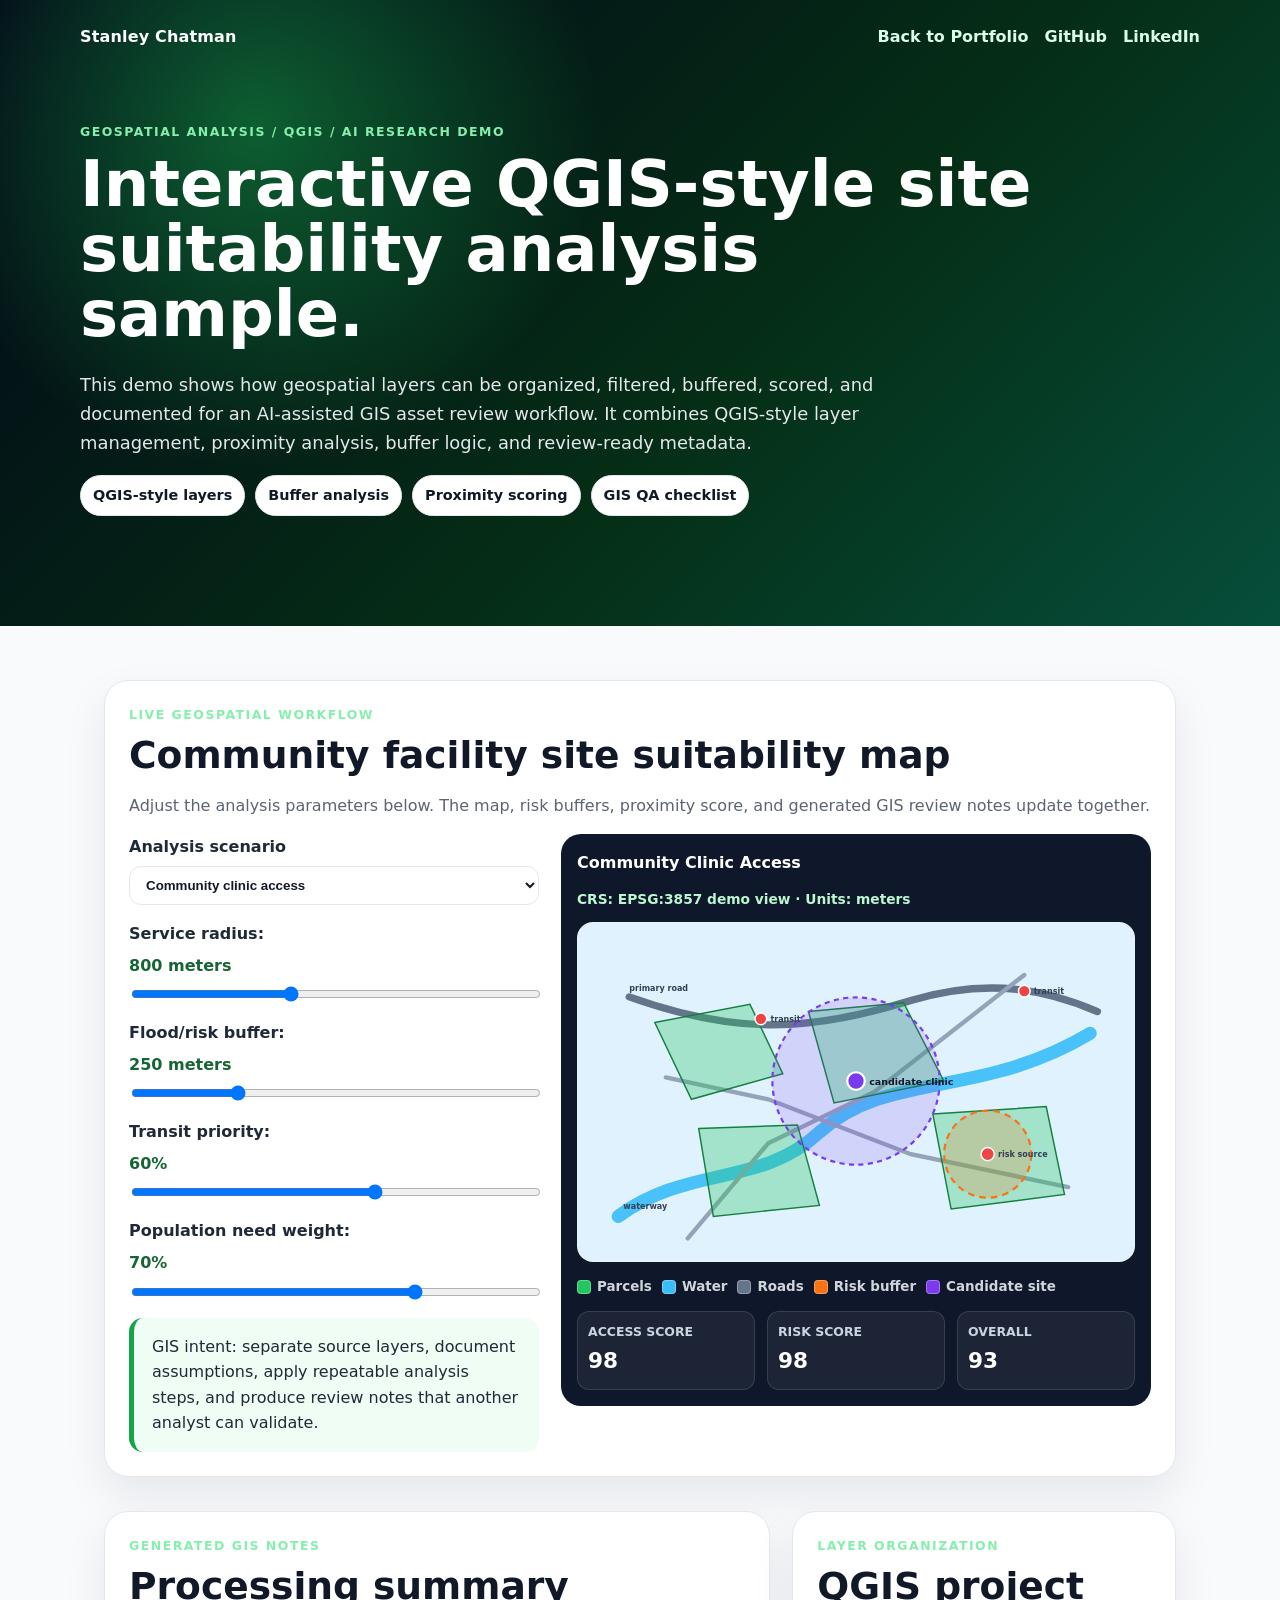
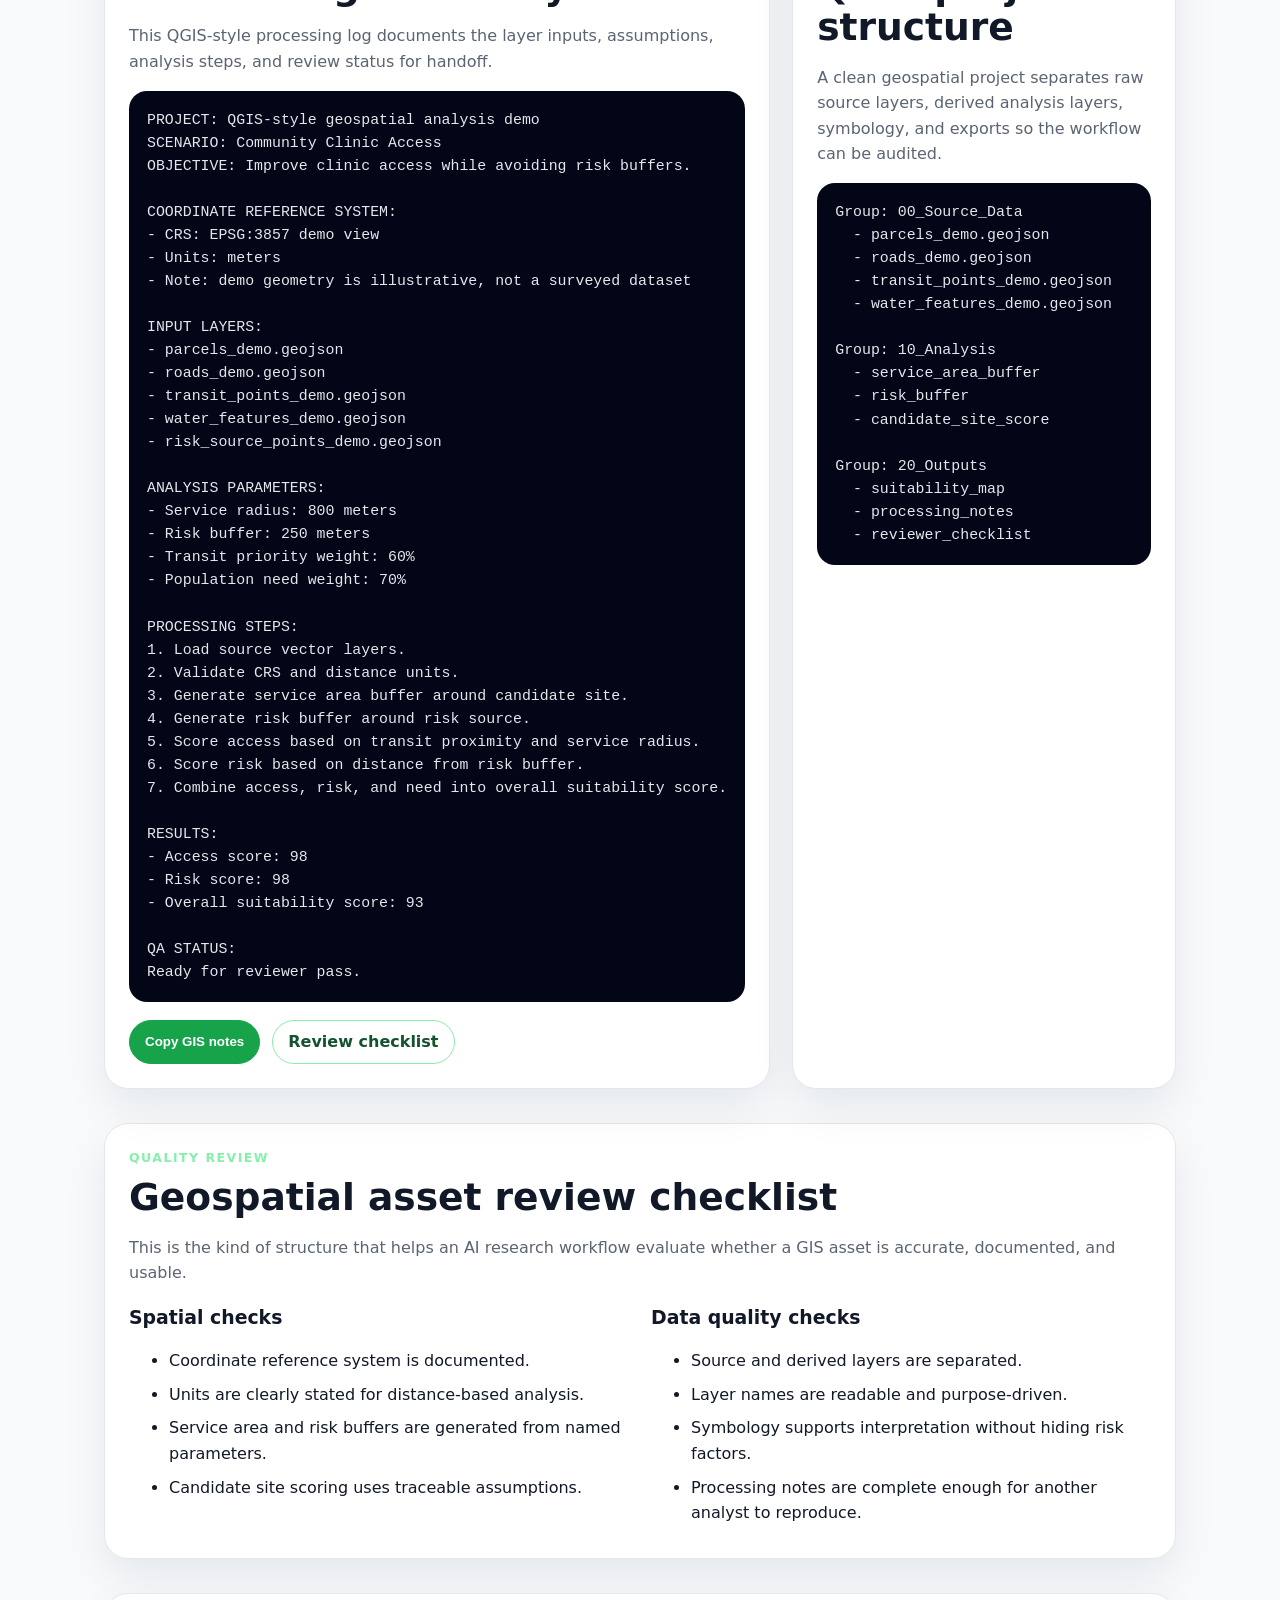
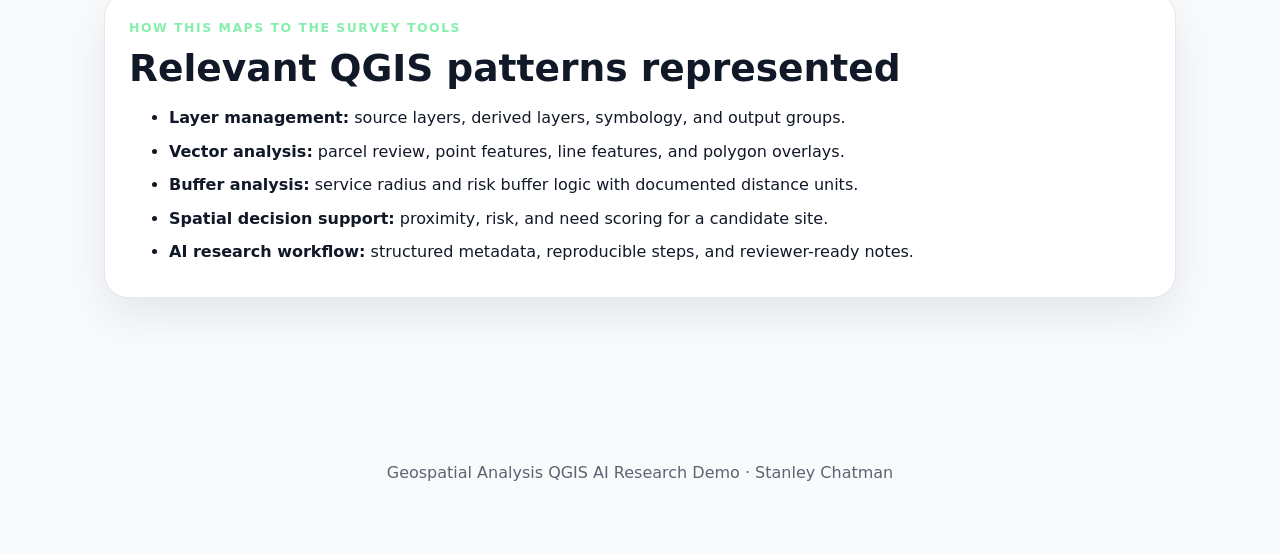
<file: qgis-demo.html>
<!doctype html>
<html lang="en">
<head>
  <meta charset="utf-8" />
  <meta name="viewport" content="width=device-width, initial-scale=1" />
  <title>Geospatial Analysis QGIS AI Research Demo | Stanley Chatman</title>
  <meta name="description" content="Interactive QGIS-style geospatial analysis demo showing layers, buffers, proximity scoring, and GIS review checks." />
  <style>
    :root {
      --bg: #0f172a;
      --card: #ffffff;
      --text: #111827;
      --muted: #5b6472;
      --line: #e5e7eb;
      --accent: #16a34a;
      --accent-dark: #166534;
      --soft: #f0fdf4;
      --code: #020617;
      --road: #64748b;
      --water: #38bdf8;
      --parcel: #22c55e;
      --risk: #f97316;
      --site: #7c3aed;
    }

    * {
      box-sizing: border-box;
    }

    body {
      margin: 0;
      font-family: Inter, ui-sans-serif, system-ui, -apple-system, BlinkMacSystemFont, "Segoe UI", sans-serif;
      color: var(--text);
      background: #f8fafc;
      line-height: 1.6;
    }

    a {
      color: var(--accent-dark);
      font-weight: 750;
      text-decoration: none;
    }

    a:hover {
      text-decoration: underline;
    }

    header {
      color: white;
      background:
        radial-gradient(circle at 20% 20%, rgba(22, 163, 74, 0.52), transparent 30%),
        linear-gradient(135deg, #020617 0%, #052e16 58%, #064e3b 100%);
      padding: 24px;
    }

    nav {
      max-width: 1120px;
      margin: 0 auto;
      display: flex;
      align-items: center;
      justify-content: space-between;
      gap: 16px;
      flex-wrap: wrap;
    }

    .brand {
      font-weight: 850;
      letter-spacing: 0.01em;
    }

    .nav-links {
      display: flex;
      gap: 16px;
      flex-wrap: wrap;
    }

    .nav-links a,
    .nav-links a:link,
    .nav-links a:visited {
      color: #dcfce7;
    }

    .hero {
      max-width: 1120px;
      margin: 0 auto;
      padding: 72px 0 86px;
    }

    .eyebrow {
      color: #86efac;
      font-size: 0.78rem;
      font-weight: 850;
      letter-spacing: 0.12em;
      text-transform: uppercase;
      margin: 0 0 10px;
    }

    h1 {
      max-width: 980px;
      font-size: clamp(2.2rem, 5vw, 4.7rem);
      line-height: 1.02;
      margin: 0;
    }

    .hero p.summary {
      max-width: 820px;
      color: #e5e7eb;
      font-size: 1.12rem;
      margin: 24px 0 0;
    }

    main {
      max-width: 1120px;
      margin: 0 auto;
      padding: 54px 24px 90px;
    }

    section {
      margin: 0 0 34px;
    }

    .card {
      background: var(--card);
      border: 1px solid var(--line);
      border-radius: 24px;
      padding: 24px;
      box-shadow: 0 18px 44px rgba(15, 23, 42, 0.08);
    }

    .grid {
      display: grid;
      grid-template-columns: 0.82fr 1.18fr;
      gap: 22px;
      align-items: start;
    }

    .two-col {
      display: grid;
      grid-template-columns: 1fr 1fr;
      gap: 22px;
    }

    h2 {
      margin: 0 0 12px;
      font-size: clamp(1.6rem, 3vw, 2.35rem);
      line-height: 1.1;
    }

    h3 {
      margin: 0 0 10px;
      font-size: 1.18rem;
    }

    p {
      color: var(--muted);
    }

    .tag-row {
      display: flex;
      flex-wrap: wrap;
      gap: 10px;
      margin-top: 18px;
    }

    .tag {
      border: 1px solid var(--line);
      background: white;
      color: #111827;
      border-radius: 999px;
      padding: 8px 12px;
      font-size: 0.9rem;
      font-weight: 750;
    }

    .controls {
      display: grid;
      gap: 16px;
    }

    label {
      display: grid;
      gap: 6px;
      font-weight: 750;
      color: #1f2937;
    }

    input[type="range"],
    select {
      width: 100%;
    }

    select {
      padding: 10px 12px;
      border: 1px solid var(--line);
      border-radius: 12px;
      background: #ffffff;
      color: #111827;
      font-weight: 700;
    }

    .value {
      color: var(--accent-dark);
      font-weight: 850;
    }

    .map-shell {
      background: #0f172a;
      border-radius: 20px;
      padding: 16px;
      color: #e5e7eb;
      min-height: 430px;
    }

    .map-header {
      display: flex;
      justify-content: space-between;
      gap: 12px;
      align-items: center;
      margin-bottom: 12px;
      flex-wrap: wrap;
    }

    .map-title {
      font-weight: 850;
      color: #ffffff;
    }

    .coord {
      color: #bbf7d0;
      font-size: 0.86rem;
      font-weight: 750;
    }

    svg {
      width: 100%;
      min-height: 340px;
      display: block;
      background: #e0f2fe;
      border-radius: 16px;
      border: 1px solid rgba(255,255,255,0.16);
    }

    .legend {
      display: flex;
      flex-wrap: wrap;
      gap: 10px;
      margin-top: 14px;
    }

    .legend-item {
      display: flex;
      align-items: center;
      gap: 6px;
      font-size: 0.84rem;
      font-weight: 750;
      color: #d1d5db;
    }

    .swatch {
      width: 14px;
      height: 14px;
      border-radius: 4px;
      border: 1px solid rgba(255,255,255,0.3);
    }

    .score-panel {
      display: grid;
      grid-template-columns: repeat(3, 1fr);
      gap: 12px;
      margin-top: 14px;
    }

    .score {
      background: rgba(255,255,255,0.06);
      border: 1px solid rgba(255,255,255,0.12);
      border-radius: 12px;
      padding: 10px;
    }

    .score-name {
      color: #cbd5e1;
      font-size: 0.78rem;
      font-weight: 850;
    }

    .score-value {
      color: #ffffff;
      font-size: 1.35rem;
      font-weight: 900;
      margin-top: 2px;
    }

    .parcel {
      fill: rgba(34, 197, 94, 0.32);
      stroke: #15803d;
      stroke-width: 2;
    }

    .water {
      fill: none;
      stroke: var(--water);
      stroke-width: 18;
      stroke-linecap: round;
      opacity: 0.9;
    }

    .road {
      fill: none;
      stroke: var(--road);
      stroke-width: 10;
      stroke-linecap: round;
    }

    .road-secondary {
      fill: none;
      stroke: #94a3b8;
      stroke-width: 6;
      stroke-linecap: round;
    }

    .buffer {
      fill: rgba(249, 115, 22, 0.22);
      stroke: #f97316;
      stroke-width: 3;
      stroke-dasharray: 9 7;
    }

    .site-buffer {
      fill: rgba(124, 58, 237, 0.16);
      stroke: #7c3aed;
      stroke-width: 3;
      stroke-dasharray: 7 6;
    }

    .site {
      fill: #7c3aed;
      stroke: #ffffff;
      stroke-width: 3;
    }

    .poi {
      fill: #ef4444;
      stroke: #ffffff;
      stroke-width: 2;
    }

    .map-label {
      font-size: 13px;
      font-weight: 850;
      fill: #0f172a;
    }

    .map-small {
      font-size: 11px;
      font-weight: 750;
      fill: #334155;
    }

    pre {
      margin: 0;
      background: var(--code);
      color: #e5e7eb;
      border-radius: 18px;
      padding: 18px;
      overflow-x: auto;
      font-size: 0.93rem;
      line-height: 1.55;
    }

    code {
      font-family: "Cascadia Code", "SFMono-Regular", Consolas, monospace;
    }

    .button-row {
      display: flex;
      flex-wrap: wrap;
      gap: 12px;
      margin-top: 18px;
    }

    button,
    .button,
    a.button,
    a.button:link,
    a.button:visited {
      appearance: none;
      border: 1px solid var(--accent);
      background: var(--accent);
      color: #ffffff;
      border-radius: 999px;
      padding: 11px 15px;
      font-weight: 800;
      cursor: pointer;
      display: inline-block;
      text-decoration: none;
      line-height: 1.2;
    }

    button:hover,
    .button:hover,
    a.button:hover {
      filter: brightness(0.96);
      text-decoration: none;
    }

    .button.secondary,
    a.button.secondary,
    a.button.secondary:link,
    a.button.secondary:visited {
      background: #ffffff;
      color: #14532d;
      border: 1px solid #86efac;
      text-decoration: none;
    }

    .button.secondary:hover,
    a.button.secondary:hover {
      background: #dcfce7;
      color: #111827;
      text-decoration: none;
    }

    .note {
      border-left: 5px solid var(--accent);
      background: #f0fdf4;
      padding: 16px 18px;
      border-radius: 14px;
      color: #1f2937;
    }

    ul {
      margin-bottom: 0;
    }

    li {
      margin-bottom: 8px;
    }

    footer {
      text-align: center;
      color: #64748b;
      padding: 22px 24px 52px;
    }

    @media (max-width: 900px) {
      .grid,
      .two-col {
        grid-template-columns: 1fr;
      }

      .hero {
        padding: 52px 0 66px;
      }

      .score-panel {
        grid-template-columns: 1fr;
      }
    }
  </style>
</head>
<body>
  <header>
    <nav>
      <div class="brand">Stanley Chatman</div>
      <div class="nav-links">
        <a href="./">Back to Portfolio</a>
        <a href="https://github.com/stanchat">GitHub</a>
        <a href="https://www.linkedin.com/in/stanchatman/">LinkedIn</a>
      </div>
    </nav>

    <div class="hero">
      <p class="eyebrow">Geospatial Analysis / QGIS / AI Research Demo</p>
      <h1>Interactive QGIS-style site suitability analysis sample.</h1>
      <p class="summary">
        This demo shows how geospatial layers can be organized, filtered, buffered, scored,
        and documented for an AI-assisted GIS asset review workflow. It combines QGIS-style
        layer management, proximity analysis, buffer logic, and review-ready metadata.
      </p>
      <div class="tag-row">
        <span class="tag">QGIS-style layers</span>
        <span class="tag">Buffer analysis</span>
        <span class="tag">Proximity scoring</span>
        <span class="tag">GIS QA checklist</span>
      </div>
    </div>
  </header>

  <main>
    <section class="card">
      <p class="eyebrow">Live geospatial workflow</p>
      <h2>Community facility site suitability map</h2>
      <p>
        Adjust the analysis parameters below. The map, risk buffers, proximity score,
        and generated GIS review notes update together.
      </p>

      <div class="grid">
        <div class="controls">
          <label>
            Analysis scenario
            <select id="scenario">
              <option value="clinic">Community clinic access</option>
              <option value="ev">EV charging location</option>
              <option value="park">Neighborhood park planning</option>
              <option value="retail">Small retail site review</option>
            </select>
          </label>

          <label>
            Service radius: <span class="value"><span id="radiusValue">800</span> meters</span>
            <input id="radius" type="range" min="300" max="1600" value="800" step="100" />
          </label>

          <label>
            Flood/risk buffer: <span class="value"><span id="riskValue">250</span> meters</span>
            <input id="risk" type="range" min="100" max="700" value="250" step="50" />
          </label>

          <label>
            Transit priority: <span class="value"><span id="transitValue">60</span>%</span>
            <input id="transit" type="range" min="0" max="100" value="60" step="5" />
          </label>

          <label>
            Population need weight: <span class="value"><span id="needValue">70</span>%</span>
            <input id="need" type="range" min="0" max="100" value="70" step="5" />
          </label>

          <div class="note">
            GIS intent: separate source layers, document assumptions, apply repeatable analysis
            steps, and produce review notes that another analyst can validate.
          </div>
        </div>

        <div class="map-shell">
          <div class="map-header">
            <div class="map-title" id="mapTitle">Community Clinic Access</div>
            <div class="coord">CRS: EPSG:3857 demo view · Units: meters</div>
          </div>

          <svg id="mapSvg" viewBox="0 0 760 460" role="img" aria-label="QGIS style site suitability map">
            <rect x="0" y="0" width="760" height="460" fill="#e0f2fe"></rect>
            <path class="water" d="M55 400 C150 330, 250 360, 330 285 C425 200, 550 240, 700 150"></path>
            <path class="road" d="M70 100 C210 150, 310 150, 455 105 C565 72, 645 92, 710 120"></path>
            <path class="road-secondary" d="M150 430 L260 300 L405 230 L610 70"></path>
            <path class="road-secondary" d="M120 210 L260 240 L455 315 L670 360"></path>

            <polygon class="parcel" points="105,135 235,110 280,205 155,240"></polygon>
            <polygon class="parcel" points="315,120 445,108 500,215 350,245"></polygon>
            <polygon class="parcel" points="485,260 640,250 665,370 510,390"></polygon>
            <polygon class="parcel" points="165,280 300,275 330,385 185,400"></polygon>

            <circle id="riskBuffer" class="buffer" cx="560" cy="315" r="72"></circle>
            <circle id="siteBuffer" class="site-buffer" cx="380" cy="215" r="120"></circle>

            <circle class="poi" cx="560" cy="315" r="9"></circle>
            <text class="map-small" x="574" y="319">risk source</text>

            <circle class="poi" cx="250" cy="130" r="8"></circle>
            <text class="map-small" x="263" y="134">transit</text>

            <circle class="poi" cx="610" cy="92" r="8"></circle>
            <text class="map-small" x="623" y="96">transit</text>

            <circle id="sitePoint" class="site" cx="380" cy="215" r="12"></circle>
            <text id="siteLabel" class="map-label" x="398" y="220">candidate site</text>

            <text class="map-small" x="62" y="390">waterway</text>
            <text class="map-small" x="70" y="92">primary road</text>
          </svg>

          <div class="legend">
            <div class="legend-item"><span class="swatch" style="background:#22c55e;"></span> Parcels</div>
            <div class="legend-item"><span class="swatch" style="background:#38bdf8;"></span> Water</div>
            <div class="legend-item"><span class="swatch" style="background:#64748b;"></span> Roads</div>
            <div class="legend-item"><span class="swatch" style="background:#f97316;"></span> Risk buffer</div>
            <div class="legend-item"><span class="swatch" style="background:#7c3aed;"></span> Candidate site</div>
          </div>

          <div class="score-panel">
            <div class="score">
              <div class="score-name">ACCESS SCORE</div>
              <div class="score-value" id="accessScore">82</div>
            </div>
            <div class="score">
              <div class="score-name">RISK SCORE</div>
              <div class="score-value" id="riskScore">71</div>
            </div>
            <div class="score">
              <div class="score-name">OVERALL</div>
              <div class="score-value" id="overallScore">77</div>
            </div>
          </div>
        </div>
      </div>
    </section>

    <section class="two-col">
      <div class="card">
        <p class="eyebrow">Generated GIS notes</p>
        <h2>Processing summary</h2>
        <p>
          This QGIS-style processing log documents the layer inputs, assumptions,
          analysis steps, and review status for handoff.
        </p>
        <pre><code id="gisCode"></code></pre>
        <div class="button-row">
          <button id="copyGis" type="button">Copy GIS notes</button>
          <a class="button secondary" href="#review">Review checklist</a>
        </div>
      </div>

      <div class="card">
        <p class="eyebrow">Layer organization</p>
        <h2>QGIS project structure</h2>
        <p>
          A clean geospatial project separates raw source layers, derived analysis layers,
          symbology, and exports so the workflow can be audited.
        </p>
        <pre><code>Group: 00_Source_Data
  - parcels_demo.geojson
  - roads_demo.geojson
  - transit_points_demo.geojson
  - water_features_demo.geojson

Group: 10_Analysis
  - service_area_buffer
  - risk_buffer
  - candidate_site_score

Group: 20_Outputs
  - suitability_map
  - processing_notes
  - reviewer_checklist</code></pre>
      </div>
    </section>

    <section id="review" class="card">
      <p class="eyebrow">Quality review</p>
      <h2>Geospatial asset review checklist</h2>
      <p>
        This is the kind of structure that helps an AI research workflow evaluate whether
        a GIS asset is accurate, documented, and usable.
      </p>

      <div class="two-col">
        <div>
          <h3>Spatial checks</h3>
          <ul>
            <li>Coordinate reference system is documented.</li>
            <li>Units are clearly stated for distance-based analysis.</li>
            <li>Service area and risk buffers are generated from named parameters.</li>
            <li>Candidate site scoring uses traceable assumptions.</li>
          </ul>
        </div>

        <div>
          <h3>Data quality checks</h3>
          <ul>
            <li>Source and derived layers are separated.</li>
            <li>Layer names are readable and purpose-driven.</li>
            <li>Symbology supports interpretation without hiding risk factors.</li>
            <li>Processing notes are complete enough for another analyst to reproduce.</li>
          </ul>
        </div>
      </div>
    </section>

    <section class="card">
      <p class="eyebrow">How this maps to the survey tools</p>
      <h2>Relevant QGIS patterns represented</h2>
      <ul>
        <li><strong>Layer management:</strong> source layers, derived layers, symbology, and output groups.</li>
        <li><strong>Vector analysis:</strong> parcel review, point features, line features, and polygon overlays.</li>
        <li><strong>Buffer analysis:</strong> service radius and risk buffer logic with documented distance units.</li>
        <li><strong>Spatial decision support:</strong> proximity, risk, and need scoring for a candidate site.</li>
        <li><strong>AI research workflow:</strong> structured metadata, reproducible steps, and reviewer-ready notes.</li>
      </ul>
    </section>
  </main>

  <footer>
    <p>Geospatial Analysis QGIS AI Research Demo · Stanley Chatman</p>
  </footer>

  <script>
    const scenario = document.getElementById("scenario");
    const radius = document.getElementById("radius");
    const risk = document.getElementById("risk");
    const transit = document.getElementById("transit");
    const need = document.getElementById("need");

    const radiusValue = document.getElementById("radiusValue");
    const riskValue = document.getElementById("riskValue");
    const transitValue = document.getElementById("transitValue");
    const needValue = document.getElementById("needValue");

    const mapTitle = document.getElementById("mapTitle");
    const siteBuffer = document.getElementById("siteBuffer");
    const riskBuffer = document.getElementById("riskBuffer");
    const sitePoint = document.getElementById("sitePoint");
    const siteLabel = document.getElementById("siteLabel");

    const accessScore = document.getElementById("accessScore");
    const riskScore = document.getElementById("riskScore");
    const overallScore = document.getElementById("overallScore");
    const gisCode = document.getElementById("gisCode");

    const scenarioMap = {
      clinic: {
        title: "Community Clinic Access",
        siteX: 380,
        siteY: 215,
        label: "candidate clinic",
        objective: "Improve clinic access while avoiding risk buffers."
      },
      ev: {
        title: "EV Charging Location",
        siteX: 430,
        siteY: 250,
        label: "candidate charger",
        objective: "Find a visible charging location near roads and transit."
      },
      park: {
        title: "Neighborhood Park Planning",
        siteX: 245,
        siteY: 330,
        label: "candidate park",
        objective: "Prioritize neighborhood need and safe distance from risk areas."
      },
      retail: {
        title: "Small Retail Site Review",
        siteX: 330,
        siteY: 155,
        label: "candidate retail",
        objective: "Balance road access, parcel fit, and risk exposure."
      }
    };

    function clamp(value, min, max) {
      return Math.max(min, Math.min(max, value));
    }

    function distance(x1, y1, x2, y2) {
      const dx = x2 - x1;
      const dy = y2 - y1;
      return Math.sqrt(dx * dx + dy * dy);
    }

    function render() {
      const selected = scenarioMap[scenario.value];
      const serviceRadius = Number(radius.value);
      const riskDistance = Number(risk.value);
      const transitPriority = Number(transit.value);
      const needWeight = Number(need.value);

      radiusValue.textContent = serviceRadius;
      riskValue.textContent = riskDistance;
      transitValue.textContent = transitPriority;
      needValue.textContent = needWeight;

      mapTitle.textContent = selected.title;
      sitePoint.setAttribute("cx", selected.siteX);
      sitePoint.setAttribute("cy", selected.siteY);
      siteLabel.setAttribute("x", selected.siteX + 18);
      siteLabel.setAttribute("y", selected.siteY + 5);
      siteLabel.textContent = selected.label;

      const servicePixels = clamp(serviceRadius / 7, 42, 225);
      const riskPixels = clamp(riskDistance / 4.2, 24, 170);
      siteBuffer.setAttribute("cx", selected.siteX);
      siteBuffer.setAttribute("cy", selected.siteY);
      siteBuffer.setAttribute("r", servicePixels);
      riskBuffer.setAttribute("r", riskPixels);

      const distToTransitA = distance(selected.siteX, selected.siteY, 250, 130);
      const distToTransitB = distance(selected.siteX, selected.siteY, 610, 92);
      const nearestTransit = Math.min(distToTransitA, distToTransitB);
      const distToRisk = distance(selected.siteX, selected.siteY, 560, 315);

      const access = clamp(Math.round(100 - nearestTransit / 5 + transitPriority * 0.32 + serviceRadius / 55), 25, 98);
      const riskComponent = clamp(Math.round((distToRisk - riskPixels) / 2 + 64), 20, 98);
      const needComponent = clamp(Math.round(50 + needWeight * 0.45), 35, 98);
      const overall = clamp(Math.round(access * 0.42 + riskComponent * 0.28 + needComponent * 0.30), 20, 98);

      accessScore.textContent = access;
      riskScore.textContent = riskComponent;
      overallScore.textContent = overall;

      gisCode.textContent = `PROJECT: QGIS-style geospatial analysis demo
SCENARIO: ${selected.title}
OBJECTIVE: ${selected.objective}

COORDINATE REFERENCE SYSTEM:
- CRS: EPSG:3857 demo view
- Units: meters
- Note: demo geometry is illustrative, not a surveyed dataset

INPUT LAYERS:
- parcels_demo.geojson
- roads_demo.geojson
- transit_points_demo.geojson
- water_features_demo.geojson
- risk_source_points_demo.geojson

ANALYSIS PARAMETERS:
- Service radius: ${serviceRadius} meters
- Risk buffer: ${riskDistance} meters
- Transit priority weight: ${transitPriority}%
- Population need weight: ${needWeight}%

PROCESSING STEPS:
1. Load source vector layers.
2. Validate CRS and distance units.
3. Generate service area buffer around candidate site.
4. Generate risk buffer around risk source.
5. Score access based on transit proximity and service radius.
6. Score risk based on distance from risk buffer.
7. Combine access, risk, and need into overall suitability score.

RESULTS:
- Access score: ${access}
- Risk score: ${riskComponent}
- Overall suitability score: ${overall}

QA STATUS:
Ready for reviewer pass.`;
    }

    [scenario, radius, risk, transit, need].forEach((control) => {
      control.addEventListener("input", render);
      control.addEventListener("change", render);
    });

    document.getElementById("copyGis").addEventListener("click", async () => {
      try {
        await navigator.clipboard.writeText(gisCode.textContent);
        document.getElementById("copyGis").textContent = "Copied";
        setTimeout(() => {
          document.getElementById("copyGis").textContent = "Copy GIS notes";
        }, 1400);
      } catch (error) {
        alert("Copy failed. You can still select the code manually.");
      }
    });

    render();
  </script>
</body>
</html>
</file>
<file: styles.css>
/* =========
   Theme
=========== */
:root{
  --bg: #0b0f14;           /* deep charcoal */
  --bg2: #0a0d12;
  --card: rgba(255,255,255,.04);
  --card2: rgba(255,255,255,.06);
  --border: rgba(255,255,255,.10);
  --text: rgba(255,255,255,.92);
  --muted: rgba(255,255,255,.68);
  --muted2: rgba(255,255,255,.55);

  --neon: #38bdf8;         /* minimal neon accent (cyan) */
  --neon2:#a78bfa;         /* subtle secondary (violet) */

  --shadow: 0 18px 70px rgba(0,0,0,.55);
  --radius: 18px;
  --radius2: 26px;

  --max: 1120px;
  --font: Inter, ui-sans-serif, system-ui, -apple-system, Segoe UI, Roboto, Helvetica, Arial, "Apple Color Emoji", "Segoe UI Emoji";
}

*{box-sizing:border-box}
html{scroll-behavior:smooth}
body{
  margin:0;
  font-family:var(--font);
  color:var(--text);
  background: radial-gradient(1000px 600px at 20% -10%, rgba(56,189,248,.14), transparent 55%),
              radial-gradient(900px 520px at 95% 10%, rgba(167,139,250,.10), transparent 55%),
              linear-gradient(180deg, var(--bg), var(--bg2));
  min-height:100vh;
}

a{color:inherit;text-decoration:none}
a:focus-visible, button:focus-visible{outline:2px solid var(--neon); outline-offset:3px;border-radius:10px}

.container{max-width:var(--max); margin:0 auto; padding:0 20px}
.section{padding:86px 0}
.sectionHeader{margin-bottom:18px}
.sectionHeader h2{margin:0 0 6px; font-size:28px; letter-spacing:-.02em}
.sectionHeader p{margin:0; color:var(--muted)}

.sr-only{position:absolute; width:1px; height:1px; padding:0; margin:-1px; overflow:hidden; clip:rect(0,0,0,0); white-space:nowrap; border:0}

/* subtle background grid */
.bg-grid{
  position:fixed; inset:0; pointer-events:none; opacity:.45;
  background-image:
    linear-gradient(rgba(255,255,255,.045) 1px, transparent 1px),
    linear-gradient(90deg, rgba(255,255,255,.045) 1px, transparent 1px);
  background-size: 46px 46px;
  mask-image: radial-gradient(closest-side at 50% 0%, rgba(0,0,0,.70), transparent 85%);
}

/* =========
   Topbar / Nav
=========== */
.topbar{
  position:sticky; top:0; z-index:20;
  backdrop-filter: blur(12px);
  background: rgba(10,13,18,.55);
  border-bottom:1px solid rgba(255,255,255,.08);
}
.topbar__inner{display:flex; align-items:center; justify-content:space-between; height:68px}
.brand{display:flex; align-items:center; gap:10px}
.brand__dot{
  width:10px; height:10px; border-radius:50%;
  background: radial-gradient(circle at 30% 30%, #fff, var(--neon));
  box-shadow: 0 0 0 6px rgba(56,189,248,.10), 0 0 28px rgba(56,189,248,.18);
}
.brand__text{font-weight:700; letter-spacing:-.02em}

.nav__toggle{display:none; background:transparent; border:0; color:var(--text); cursor:pointer; padding:10px}
.nav__toggleLines{
  display:block; width:22px; height:2px; background:var(--text); position:relative; border-radius:2px;
}
.nav__toggleLines::before, .nav__toggleLines::after{
  content:""; position:absolute; left:0; width:22px; height:2px; background:var(--text); border-radius:2px;
}
.nav__toggleLines::before{top:-7px}
.nav__toggleLines::after{top:7px}

.nav__menu{display:flex; align-items:center; gap:14px; list-style:none; margin:0; padding:0}
.nav__link{
  padding:10px 10px; border-radius:12px; color:var(--muted);
}
.nav__link:hover{color:var(--text); background:rgba(255,255,255,.06)}
.nav__cta{margin-left:6px}

/* =========
   Buttons / Chips
=========== */
.btn{
  display:inline-flex; align-items:center; justify-content:center;
  padding:10px 14px;
  border-radius:14px;
  border:1px solid var(--border);
  background: rgba(255,255,255,.04);
  color:var(--text);
  font-weight:600;
  cursor:pointer;
  transition: transform .12s ease, background .12s ease, border-color .12s ease;
}
.btn:hover{transform: translateY(-1px); background: rgba(255,255,255,.06); border-color: rgba(255,255,255,.18)}
.btn--primary{
  background: linear-gradient(135deg, rgba(56,189,248,.18), rgba(167,139,250,.12));
  border-color: rgba(56,189,248,.35);
}
.btn--primary:hover{border-color: rgba(56,189,248,.55)}
.btn--ghost{background: rgba(255,255,255,.03)}

.chip{
  display:inline-flex; align-items:center; gap:8px;
  padding:8px 10px;
  border-radius:999px;
  border:1px solid rgba(255,255,255,.12);
  color:var(--muted);
  background: rgba(255,255,255,.03);
}
.chip:hover{color:var(--text); border-color: rgba(56,189,248,.35)}

/* =========
   Hero
=========== */
.hero{padding-top:46px}
.hero__grid{display:grid; grid-template-columns: 1.25fr .75fr; gap:22px; align-items:start}
.kicker{
  display:inline-flex; gap:10px; align-items:center;
  color:var(--muted); font-weight:600; letter-spacing:.02em;
  background: rgba(255,255,255,.03);
  border:1px solid rgba(255,255,255,.08);
  padding:8px 10px; border-radius:999px;
}
.hero__title{margin:14px 0 10px; font-size:42px; line-height:1.06; letter-spacing:-.04em}
.hero__subtitle{margin:0 0 18px; color:var(--muted); max-width:60ch}
.hero__buttons{display:flex; gap:10px; flex-wrap:wrap; margin-bottom:18px}

.stats{display:grid; grid-template-columns: repeat(3, minmax(0,1fr)); gap:10px; margin: 16px 0}
.stat{
  padding:12px; border-radius:16px; background: rgba(255,255,255,.03);
  border:1px solid rgba(255,255,255,.08);
}
.stat__value{font-weight:800; letter-spacing:-.02em}
.stat__label{color:var(--muted2); font-size:12px; margin-top:4px}

.hero__links{display:flex; flex-wrap:wrap; gap:10px}

/* profile */
.profileCard{
  background: linear-gradient(180deg, rgba(255,255,255,.05), rgba(255,255,255,.02));
  border:1px solid rgba(255,255,255,.10);
  border-radius: var(--radius2);
  box-shadow: var(--shadow);
  overflow:hidden;
}
.profileCard__imgWrap{
  position:relative;
  padding:18px;
  border-bottom:1px solid rgba(255,255,255,.08);
  background: radial-gradient(450px 240px at 30% 0%, rgba(56,189,248,.22), transparent 60%);
}
.profileCard__img{
  width:100%; height:auto; border-radius: 18px; display:block;
  border:1px solid rgba(255,255,255,.12);
  background: rgba(255,255,255,.02);
}
.profileCard__meta{padding:16px 18px 18px}
.profileCard__name{font-weight:800; letter-spacing:-.02em; margin-bottom:6px}
.profileCard__loc{color:var(--muted); margin-bottom:10px}
.profileCard__tags{display:flex; flex-wrap:wrap; gap:8px}
.tag{
  font-size:12px; color: rgba(255,255,255,.78);
  padding:6px 10px; border-radius:999px;
  border:1px solid rgba(255,255,255,.10);
  background: rgba(255,255,255,.03);
}

/* callout */
.callout{
  margin-top:14px;
  padding:14px 16px;
  border-radius: var(--radius);
  border:1px solid rgba(56,189,248,.22);
  background: radial-gradient(520px 220px at 15% 0%, rgba(56,189,248,.14), transparent 55%),
              rgba(255,255,255,.02);
}
.callout__title{font-weight:800; margin-bottom:6px}
.callout__body{color:var(--muted); line-height:1.55}

/* =========
   Cards / Layout
=========== */
.card{
  background: rgba(255,255,255,.03);
  border:1px solid rgba(255,255,255,.09);
  border-radius: var(--radius);
  padding:16px 16px;
}
.card h3{margin:0 0 10px; letter-spacing:-.02em}
.card h4{margin:14px 0 8px}
.divider{height:1px; background: rgba(255,255,255,.08); margin:14px 0}
.grid2{display:grid; grid-template-columns: 1fr 1fr; gap:16px}

.bullets{margin:0; padding-left:18px; color:var(--muted); line-height:1.6}
.bullets li{margin:8px 0}

/* timeline */
.timeline{display:flex; flex-direction:column; gap:12px}
.tlItem{
  padding:14px 14px;
  border-radius: 16px;
  border:1px solid rgba(255,255,255,.08);
  background: rgba(255,255,255,.02);
}
.tlItem__top{display:flex; align-items:flex-start; justify-content:space-between; gap:12px}
.tlItem__title{font-weight:750; letter-spacing:-.01em}
.tlItem__meta{color:var(--muted2); font-size:12px; margin-top:4px}
.tlItem__when{color:var(--muted2); font-size:12px; white-space:nowrap}
.tlItem__desc{margin-top:10px; color:var(--muted); line-height:1.6}
.timeline--wide .tlItem{padding:16px 16px}

/* cards grid */
.cardsGrid{
  display:grid;
  grid-template-columns: repeat(3, minmax(0,1fr));
  gap:12px;
}
.projectCard{
  border-radius: var(--radius);
  border:1px solid rgba(255,255,255,.09);
  background: linear-gradient(180deg, rgba(255,255,255,.04), rgba(255,255,255,.02));
  padding:16px;
  display:flex; flex-direction:column; gap:10px;
  min-height: 190px;
}
.projectCard__title{font-weight:800; letter-spacing:-.02em; line-height:1.2}
.projectCard__desc{color:var(--muted); line-height:1.55; margin:0}
.projectCard__meta{display:flex; flex-wrap:wrap; gap:8px; margin-top:auto}
.pill{
  font-size:12px; color:var(--muted);
  padding:6px 10px; border-radius:999px;
  border:1px solid rgba(255,255,255,.10);
  background: rgba(255,255,255,.03);
}
.projectCard__links{display:flex; gap:10px; flex-wrap:wrap}
.link{
  color: rgba(255,255,255,.85);
  border-bottom: 1px dashed rgba(56,189,248,.35);
}
.link:hover{color:var(--text); border-bottom-color: rgba(56,189,248,.65)}

.list{display:flex; flex-direction:column; gap:10px}
.listItem{
  padding:12px 12px;
  border-radius: 14px;
  border:1px solid rgba(255,255,255,.08);
  background: rgba(255,255,255,.02);
}
.listItem__title{font-weight:750}
.listItem__meta{color:var(--muted2); font-size:12px; margin-top:4px}
.listItem__link{margin-top:8px; display:inline-block}

/* tabs */
.tabs{
  display:flex; gap:10px; flex-wrap:wrap;
  padding:10px;
  border-radius: 16px;
  border:1px solid rgba(255,255,255,.08);
  background: rgba(255,255,255,.02);
  margin-bottom:12px;
}
.tab{
  border:1px solid rgba(255,255,255,.10);
  background: rgba(255,255,255,.02);
  color:var(--muted);
  padding:10px 12px;
  border-radius: 14px;
  font-weight:700;
  cursor:pointer;
}
.tab.is-active{
  color:var(--text);
  border-color: rgba(56,189,248,.35);
  background: linear-gradient(135deg, rgba(56,189,248,.14), rgba(167,139,250,.10));
}
.tabPanels{min-height: 220px}
.tabPanel{display:none}
.tabPanel.is-active{display:block}

.certGrid{
  display:grid;
  grid-template-columns: repeat(2, minmax(0,1fr));
  gap:10px;
}
.cert{
  padding:12px 12px;
  border-radius: 14px;
  border:1px solid rgba(255,255,255,.08);
  background: rgba(255,255,255,.02);
}
.cert__title{font-weight:750}
.cert__meta{color:var(--muted2); font-size:12px; margin-top:4px}

/* footer */
.footer{
  border-top:1px solid rgba(255,255,255,.08);
  padding:26px 0;
  background: rgba(10,13,18,.35);
}
.footer__inner{display:flex; justify-content:space-between; gap:14px; flex-wrap:wrap}
.footer__brand{display:flex; align-items:center; gap:10px; font-weight:800}
.muted{color:var(--muted); margin:6px 0 0}
.mutedLink{color:var(--muted); padding:8px 10px; border-radius:12px}
.mutedLink:hover{color:var(--text); background: rgba(255,255,255,.05)}

/* =========
   Responsive
=========== */
@media (max-width: 980px){
  .hero__grid{grid-template-columns:1fr; }
  .stats{grid-template-columns: repeat(3, minmax(0,1fr))}
  .cardsGrid{grid-template-columns: repeat(2, minmax(0,1fr))}
}
@media (max-width: 720px){
  .grid2{grid-template-columns:1fr}
  .cardsGrid{grid-template-columns:1fr}
  .stats{grid-template-columns:1fr}
  .certGrid{grid-template-columns:1fr}
  .nav__toggle{display:inline-flex}
  .nav__menu{
    display:none;
    position:absolute;
    right:20px; top:68px;
    width:min(360px, calc(100vw - 40px));
    flex-direction:column; align-items:stretch;
    padding:12px;
    border-radius: 18px;
    background: rgba(10,13,18,.92);
    border:1px solid rgba(255,255,255,.10);
    box-shadow: var(--shadow);
  }
  .nav__menu.is-open{display:flex}
  .nav__cta{margin-left:0}
}
</file>
